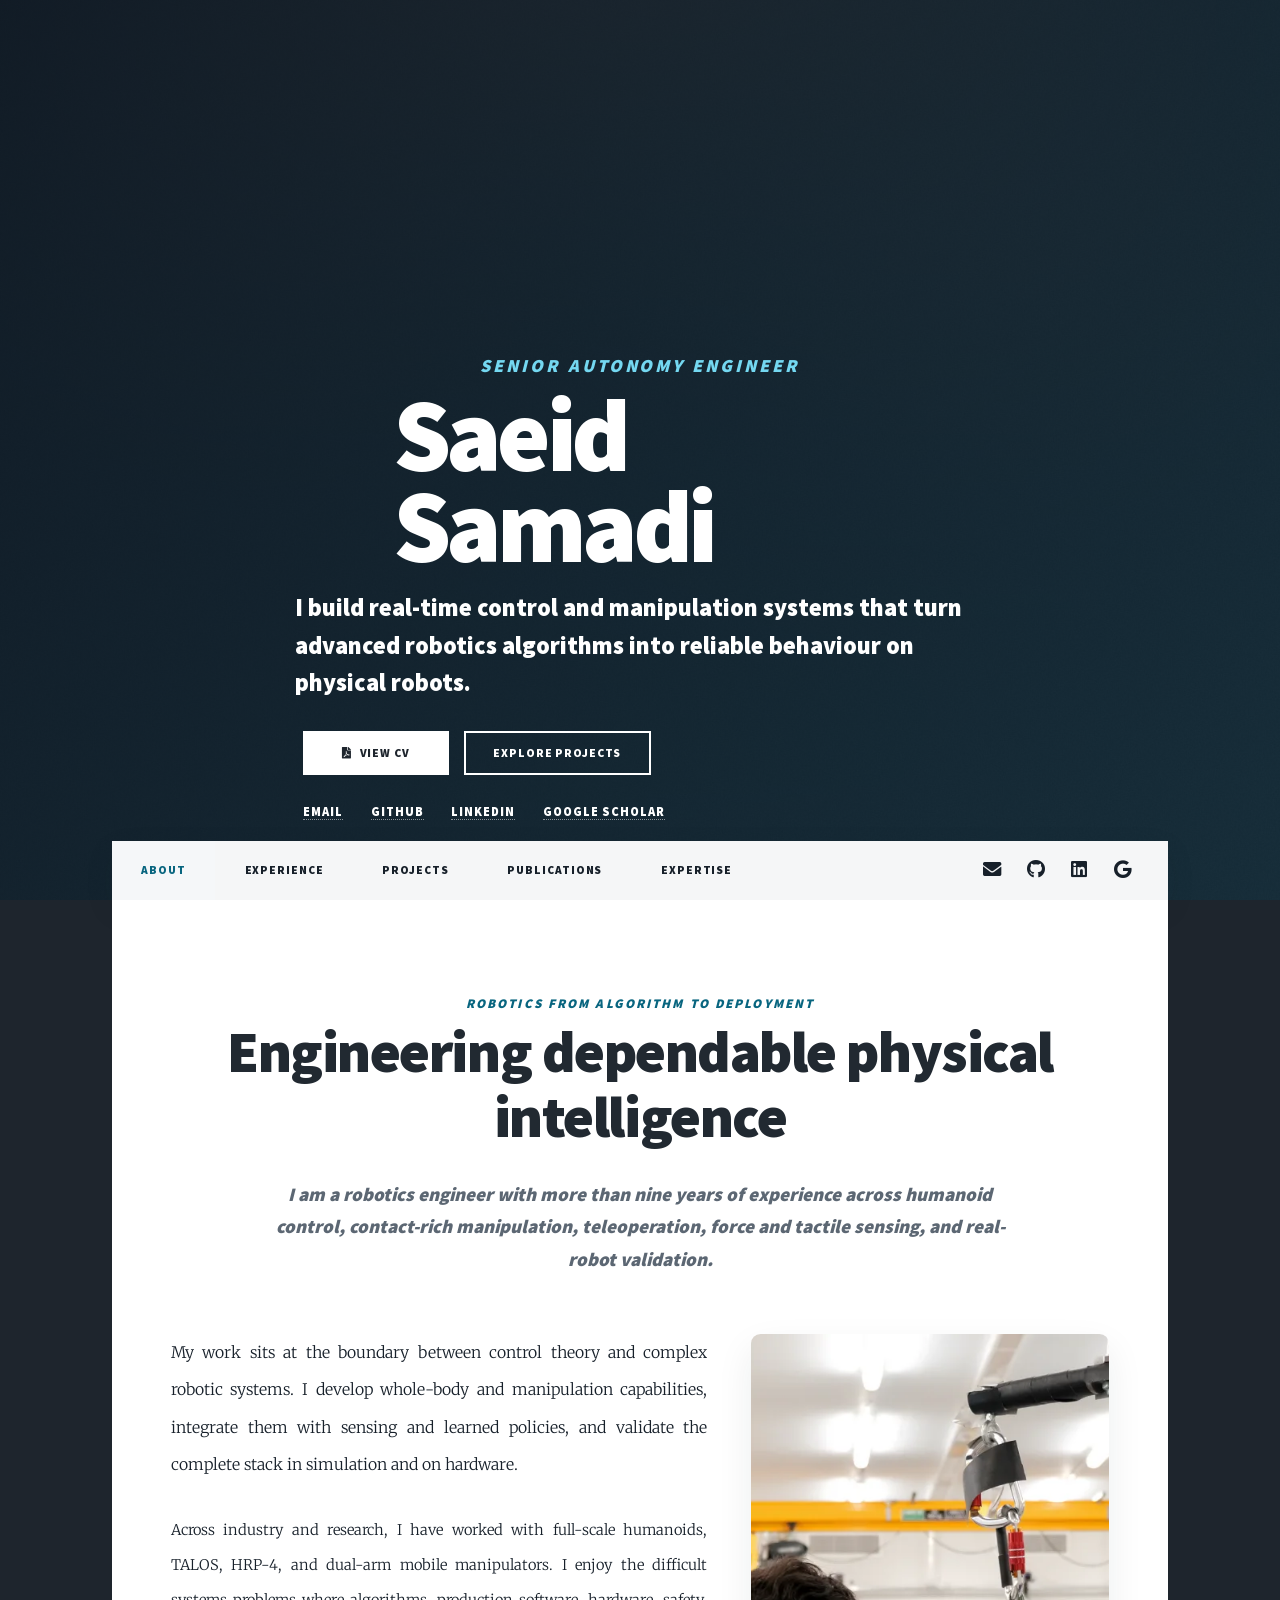
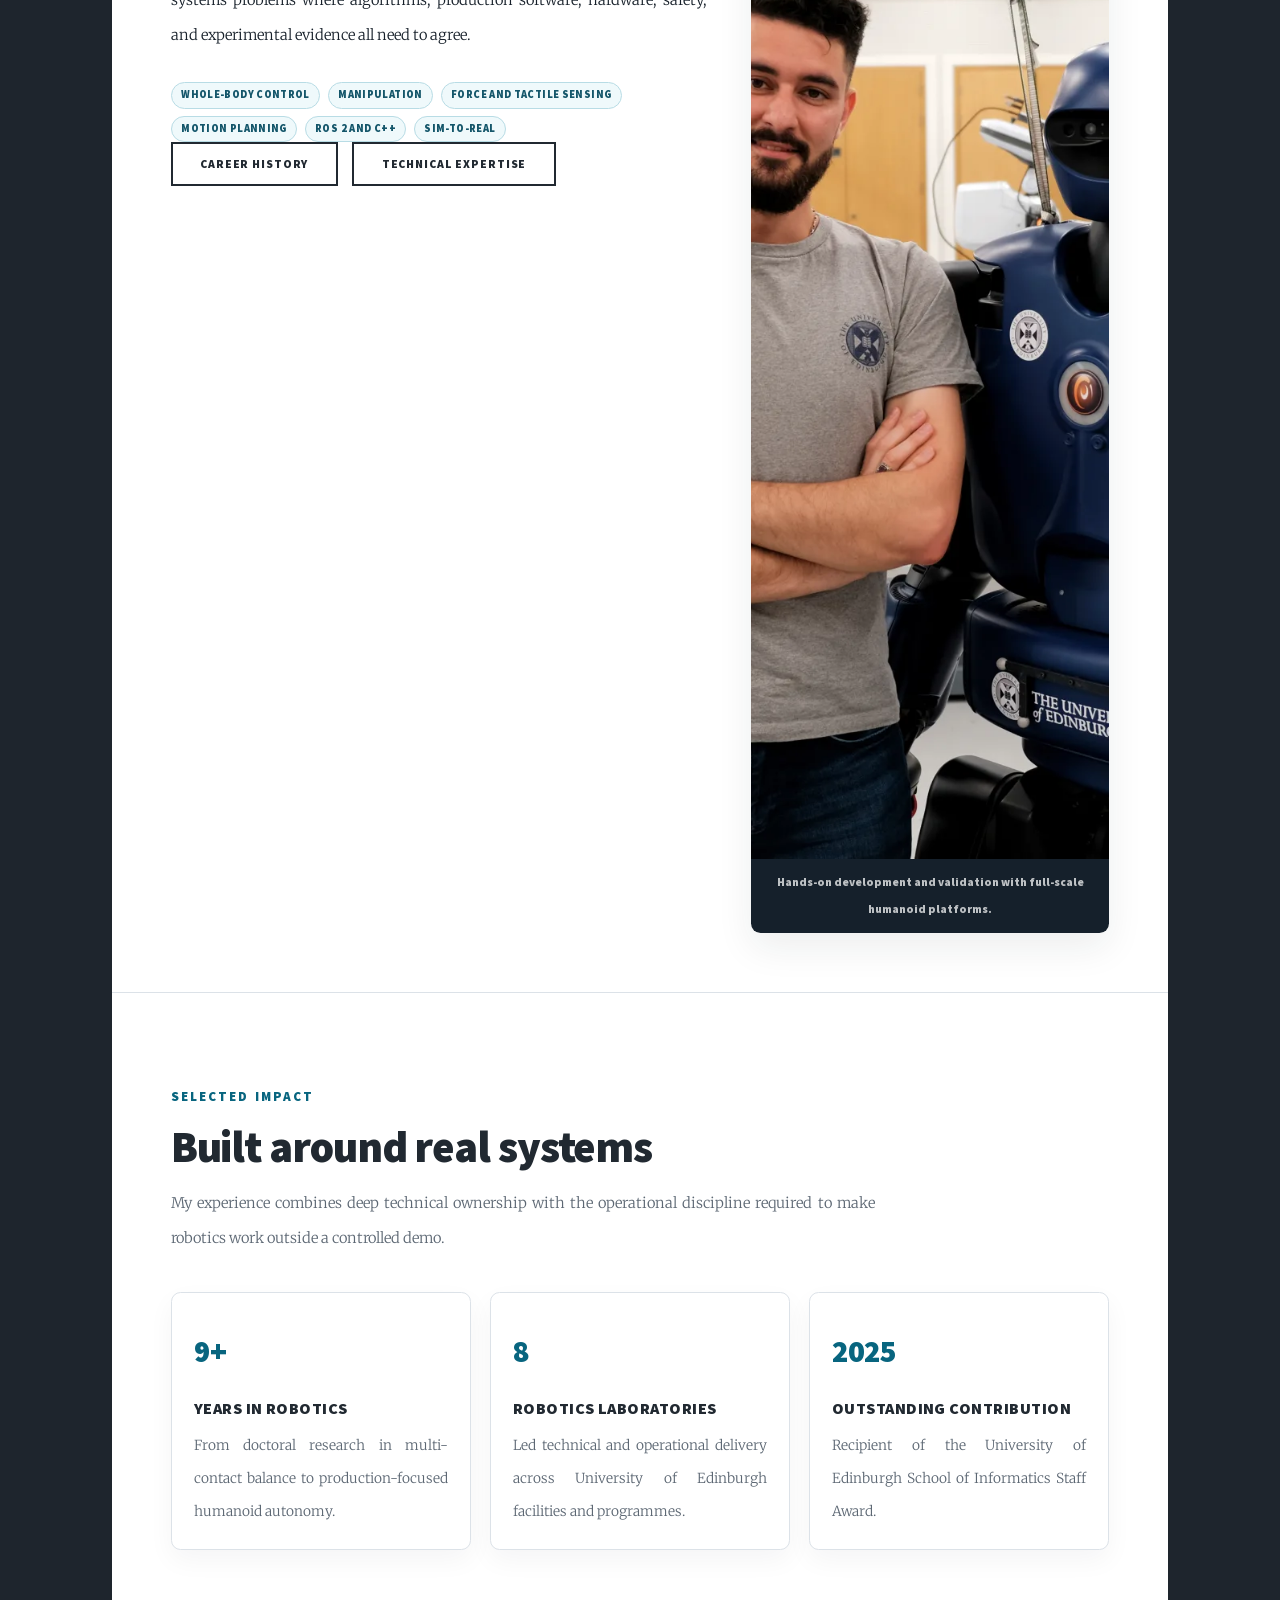
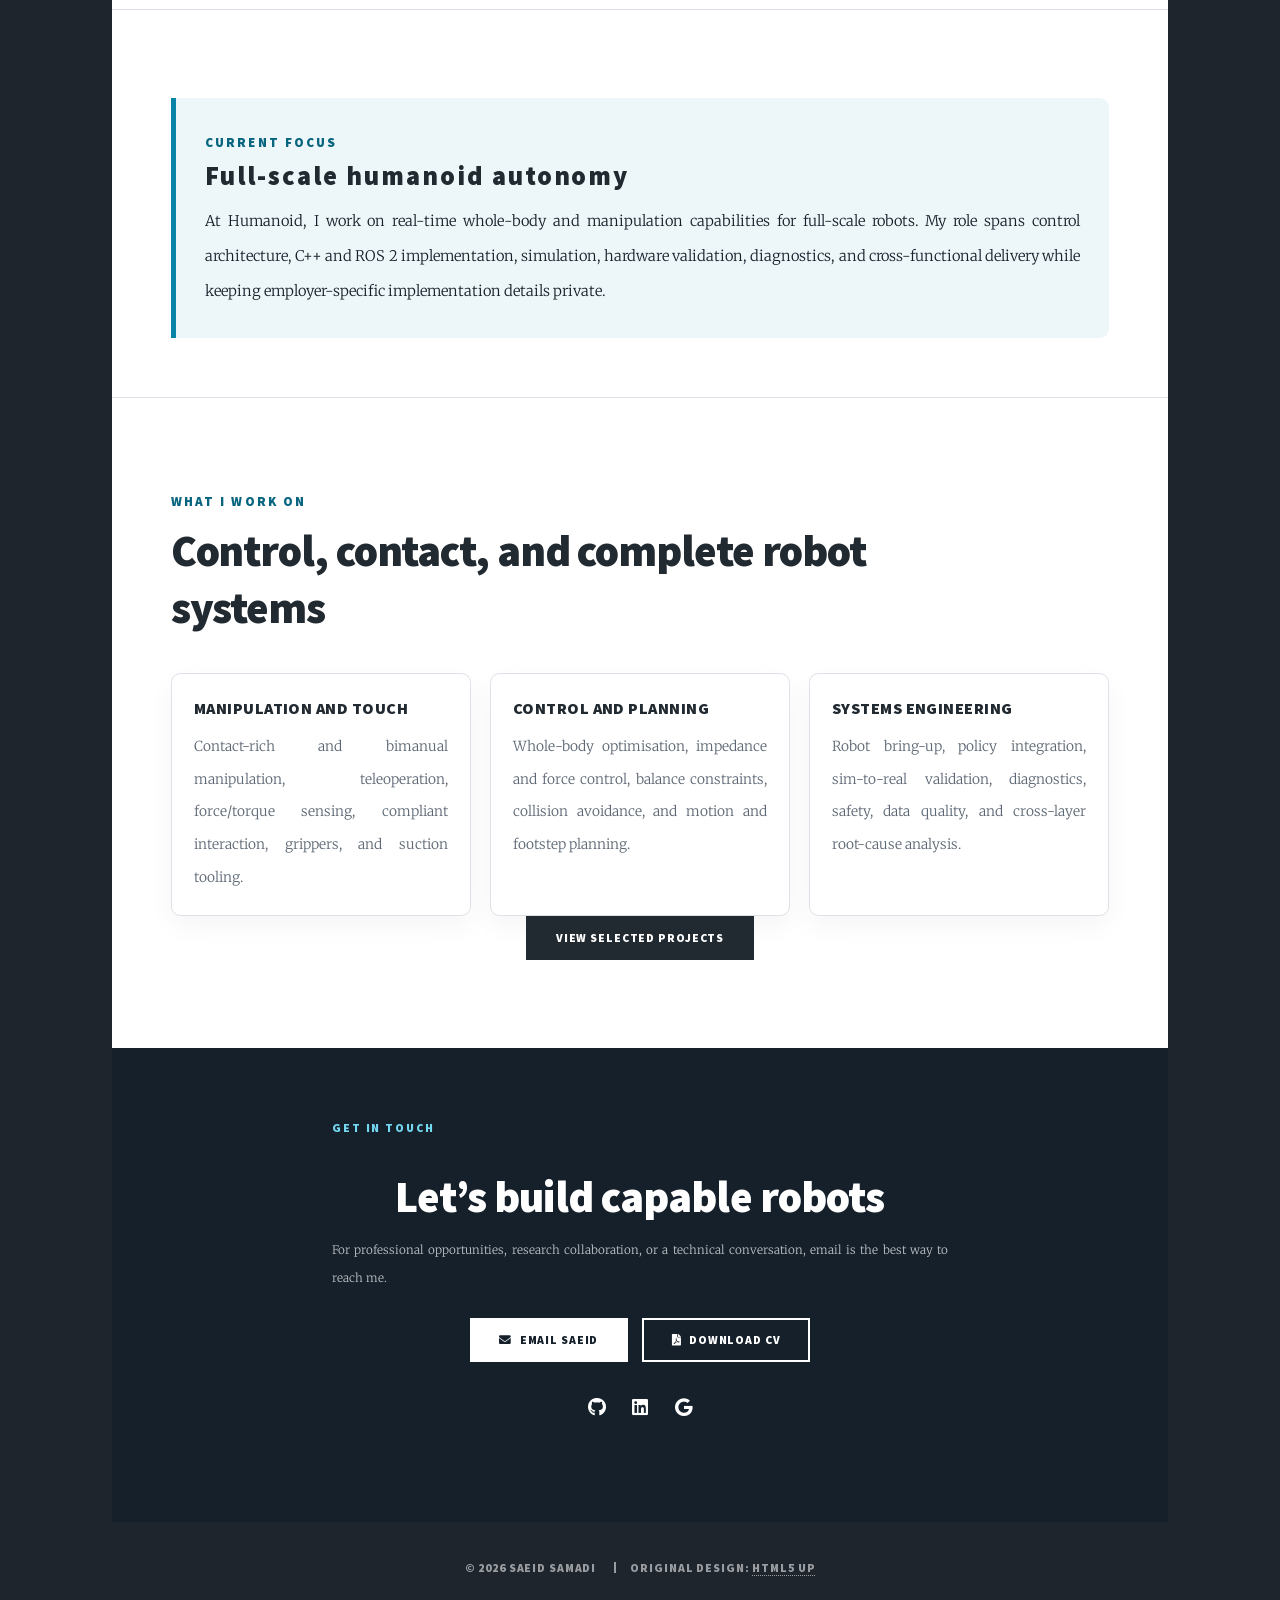
<file: index.html>
<!DOCTYPE HTML>
<html lang="en">
	<head>
		<title>Saeid Samadi | Senior Autonomy Engineer</title>
		<meta charset="utf-8" />
		<meta name="viewport" content="width=device-width, initial-scale=1" />
		<meta name="description" content="Saeid Samadi is a senior autonomy engineer specialising in real-time humanoid control, contact-rich manipulation, sensing, and robot deployment." />
		<meta name="theme-color" content="#15202b" />
		<link rel="canonical" href="https://saeidsamadi.github.io/" />
		<meta property="og:type" content="website" />
		<meta property="og:title" content="Saeid Samadi | Senior Autonomy Engineer" />
		<meta property="og:description" content="Real-time humanoid control, contact-rich manipulation, sensing, and reliable robot deployment." />
		<meta property="og:url" content="https://saeidsamadi.github.io/" />
		<meta property="og:image" content="https://saeidsamadi.github.io/images/talos2.jpg" />
		<meta name="twitter:card" content="summary_large_image" />
		<link rel="icon" href="assets/favicon.svg" type="image/svg+xml" />
		<link rel="stylesheet" href="assets/css/main.css" />
		<link rel="stylesheet" href="assets/css/portfolio.css" />
		<noscript><link rel="stylesheet" href="assets/css/noscript.css" /></noscript>
		<script type="application/ld+json">
			{
				"@context": "https://schema.org",
				"@type": "Person",
				"name": "Saeid Samadi",
				"url": "https://saeidsamadi.github.io/",
				"jobTitle": "Senior Autonomy Engineer",
				"sameAs": [
					"https://github.com/SaeidSamadi",
					"https://www.linkedin.com/in/saeid-samadi-6ab86ba9/",
					"https://scholar.google.com/citations?user=oerbhTkAAAAJ"
				],
				"knowsAbout": [
					"Humanoid robotics",
					"Whole-body control",
					"Contact-rich manipulation",
					"Robot sensing",
					"Motion planning",
					"Real-time systems"
				]
			}
		</script>
	</head>
	<body class="is-preload">
		<a class="skip-link" href="#main">Skip to main content</a>

		<div id="wrapper" class="fade-in">
			<div id="intro" class="portfolio-intro">
				<p class="eyebrow">Senior Autonomy Engineer</p>
				<h1>Saeid Samadi</h1>
				<p class="intro-copy">I build real-time control and manipulation systems that turn advanced robotics algorithms into reliable behaviour on physical robots.</p>
				<ul class="actions">
					<li><a href="static/Saeid_Samadi_CV.pdf" class="button primary icon solid fa-file-pdf" target="_blank" rel="noopener">View CV</a></li>
					<li><a href="projects.html" class="button">Explore projects</a></li>
				</ul>
				<ul class="intro-links" aria-label="Professional profiles">
					<li><a href="mailto:sa.samadi74@gmail.com">Email</a></li>
					<li><a href="https://github.com/SaeidSamadi" target="_blank" rel="noopener noreferrer">GitHub</a></li>
					<li><a href="https://www.linkedin.com/in/saeid-samadi-6ab86ba9/" target="_blank" rel="noopener noreferrer">LinkedIn</a></li>
					<li><a href="https://scholar.google.com/citations?user=oerbhTkAAAAJ&amp;hl=en" target="_blank" rel="noopener noreferrer">Google Scholar</a></li>
				</ul>
			</div>

			<header id="header">
				<a href="index.html" class="logo">Saeid Samadi</a>
			</header>

			<nav id="nav" aria-label="Primary navigation">
				<ul class="links">
					<li class="active"><a href="index.html" aria-current="page">About</a></li>
					<li><a href="education.html">Experience</a></li>
					<li><a href="projects.html">Projects</a></li>
					<li><a href="publications.html">Publications</a></li>
					<li><a href="insights.html">Expertise</a></li>
				</ul>
				<ul class="icons">
					<li><a href="mailto:sa.samadi74@gmail.com" class="icon solid fa-envelope"><span class="label">Email</span></a></li>
					<li><a href="https://github.com/SaeidSamadi" class="icon brands fa-github" target="_blank" rel="noopener noreferrer"><span class="label">GitHub</span></a></li>
					<li><a href="https://www.linkedin.com/in/saeid-samadi-6ab86ba9/" class="icon brands fa-linkedin" target="_blank" rel="noopener noreferrer"><span class="label">LinkedIn</span></a></li>
					<li><a href="https://scholar.google.com/citations?user=oerbhTkAAAAJ&amp;hl=en" class="icon brands fa-google" target="_blank" rel="noopener noreferrer"><span class="label">Google Scholar</span></a></li>
				</ul>
			</nav>

			<main id="main">
				<article class="post featured">
					<header class="major">
						<p class="eyebrow">Robotics from algorithm to deployment</p>
						<h2>Engineering dependable physical intelligence</h2>
						<p class="lead">I am a robotics engineer with more than nine years of experience across humanoid control, contact-rich manipulation, teleoperation, force and tactile sensing, and real-robot validation.</p>
					</header>

					<div class="profile-layout">
						<div class="profile-copy">
							<p>My work sits at the boundary between control theory and complex robotic systems. I develop whole-body and manipulation capabilities, integrate them with sensing and learned policies, and validate the complete stack in simulation and on hardware.</p>
							<p>Across industry and research, I have worked with full-scale humanoids, TALOS, HRP-4, and dual-arm mobile manipulators. I enjoy the difficult systems problems where algorithms, production software, hardware, safety, and experimental evidence all need to agree.</p>
							<ul class="tag-list" aria-label="Primary areas of expertise">
								<li>Whole-body control</li>
								<li>Manipulation</li>
								<li>Force and tactile sensing</li>
								<li>Motion planning</li>
								<li>ROS 2 and C++</li>
								<li>Sim-to-real</li>
							</ul>
							<ul class="actions">
								<li><a href="education.html" class="button">Career history</a></li>
								<li><a href="insights.html" class="button">Technical expertise</a></li>
							</ul>
						</div>
						<figure class="profile-image">
							<img src="images/talos.webp" alt="Saeid Samadi working beside the TALOS humanoid robot" width="900" height="1125" fetchpriority="high" />
							<figcaption>Hands-on development and validation with full-scale humanoid platforms.</figcaption>
						</figure>
					</div>
				</article>

				<section class="post">
					<div class="section-heading">
						<p class="eyebrow">Selected impact</p>
						<h2>Built around real systems</h2>
						<p>My experience combines deep technical ownership with the operational discipline required to make robotics work outside a controlled demo.</p>
					</div>
					<div class="impact-grid">
						<article class="impact-card">
							<span class="impact-number">9+</span>
							<h3>Years in robotics</h3>
							<p>From doctoral research in multi-contact balance to production-focused humanoid autonomy.</p>
						</article>
						<article class="impact-card">
							<span class="impact-number">8</span>
							<h3>Robotics laboratories</h3>
							<p>Led technical and operational delivery across University of Edinburgh facilities and programmes.</p>
						</article>
						<article class="impact-card">
							<span class="impact-number">2025</span>
							<h3>Outstanding Contribution</h3>
							<p>Recipient of the University of Edinburgh School of Informatics Staff Award.</p>
						</article>
					</div>
				</section>

				<section class="post">
					<div class="focus-panel">
						<p class="eyebrow">Current focus</p>
						<h2>Full-scale humanoid autonomy</h2>
						<p>At Humanoid, I work on real-time whole-body and manipulation capabilities for full-scale robots. My role spans control architecture, C++ and ROS 2 implementation, simulation, hardware validation, diagnostics, and cross-functional delivery while keeping employer-specific implementation details private.</p>
					</div>
				</section>

				<section class="post">
					<div class="section-heading">
						<p class="eyebrow">What I work on</p>
						<h2>Control, contact, and complete robot systems</h2>
					</div>
					<div class="expertise-grid">
						<article class="expertise-card">
							<h3>Manipulation and touch</h3>
							<p>Contact-rich and bimanual manipulation, teleoperation, force/torque sensing, compliant interaction, grippers, and suction tooling.</p>
						</article>
						<article class="expertise-card">
							<h3>Control and planning</h3>
							<p>Whole-body optimisation, impedance and force control, balance constraints, collision avoidance, and motion and footstep planning.</p>
						</article>
						<article class="expertise-card">
							<h3>Systems engineering</h3>
							<p>Robot bring-up, policy integration, sim-to-real validation, diagnostics, safety, data quality, and cross-layer root-cause analysis.</p>
						</article>
					</div>
					<ul class="actions special">
						<li><a href="projects.html" class="button primary">View selected projects</a></li>
					</ul>
				</section>
			</main>

			<footer id="footer" class="site-footer">
				<section class="contact-cta">
					<p class="eyebrow">Get in touch</p>
					<h2>Let’s build capable robots</h2>
					<p>For professional opportunities, research collaboration, or a technical conversation, email is the best way to reach me.</p>
					<ul class="actions">
						<li><a href="mailto:sa.samadi74@gmail.com" class="button primary icon solid fa-envelope">Email Saeid</a></li>
						<li><a href="static/Saeid_Samadi_CV.pdf" class="button icon solid fa-file-pdf" target="_blank" rel="noopener">Download CV</a></li>
					</ul>
					<ul class="icons">
						<li><a href="https://github.com/SaeidSamadi" class="icon brands fa-github" target="_blank" rel="noopener noreferrer"><span class="label">GitHub</span></a></li>
						<li><a href="https://www.linkedin.com/in/saeid-samadi-6ab86ba9/" class="icon brands fa-linkedin" target="_blank" rel="noopener noreferrer"><span class="label">LinkedIn</span></a></li>
						<li><a href="https://scholar.google.com/citations?user=oerbhTkAAAAJ&amp;hl=en" class="icon brands fa-google" target="_blank" rel="noopener noreferrer"><span class="label">Google Scholar</span></a></li>
					</ul>
				</section>
			</footer>

			<div id="copyright">
				<ul>
					<li>&copy; 2026 Saeid Samadi</li>
					<li>Original design: <a href="https://html5up.net" target="_blank" rel="noopener noreferrer">HTML5 UP</a></li>
				</ul>
			</div>
		</div>

		<script src="assets/js/jquery.min.js"></script>
		<script src="assets/js/jquery.scrollex.min.js"></script>
		<script src="assets/js/jquery.scrolly.min.js"></script>
		<script src="assets/js/browser.min.js"></script>
		<script src="assets/js/breakpoints.min.js"></script>
		<script src="assets/js/util.js"></script>
		<script src="assets/js/main.js"></script>
	</body>
</html>
</file>
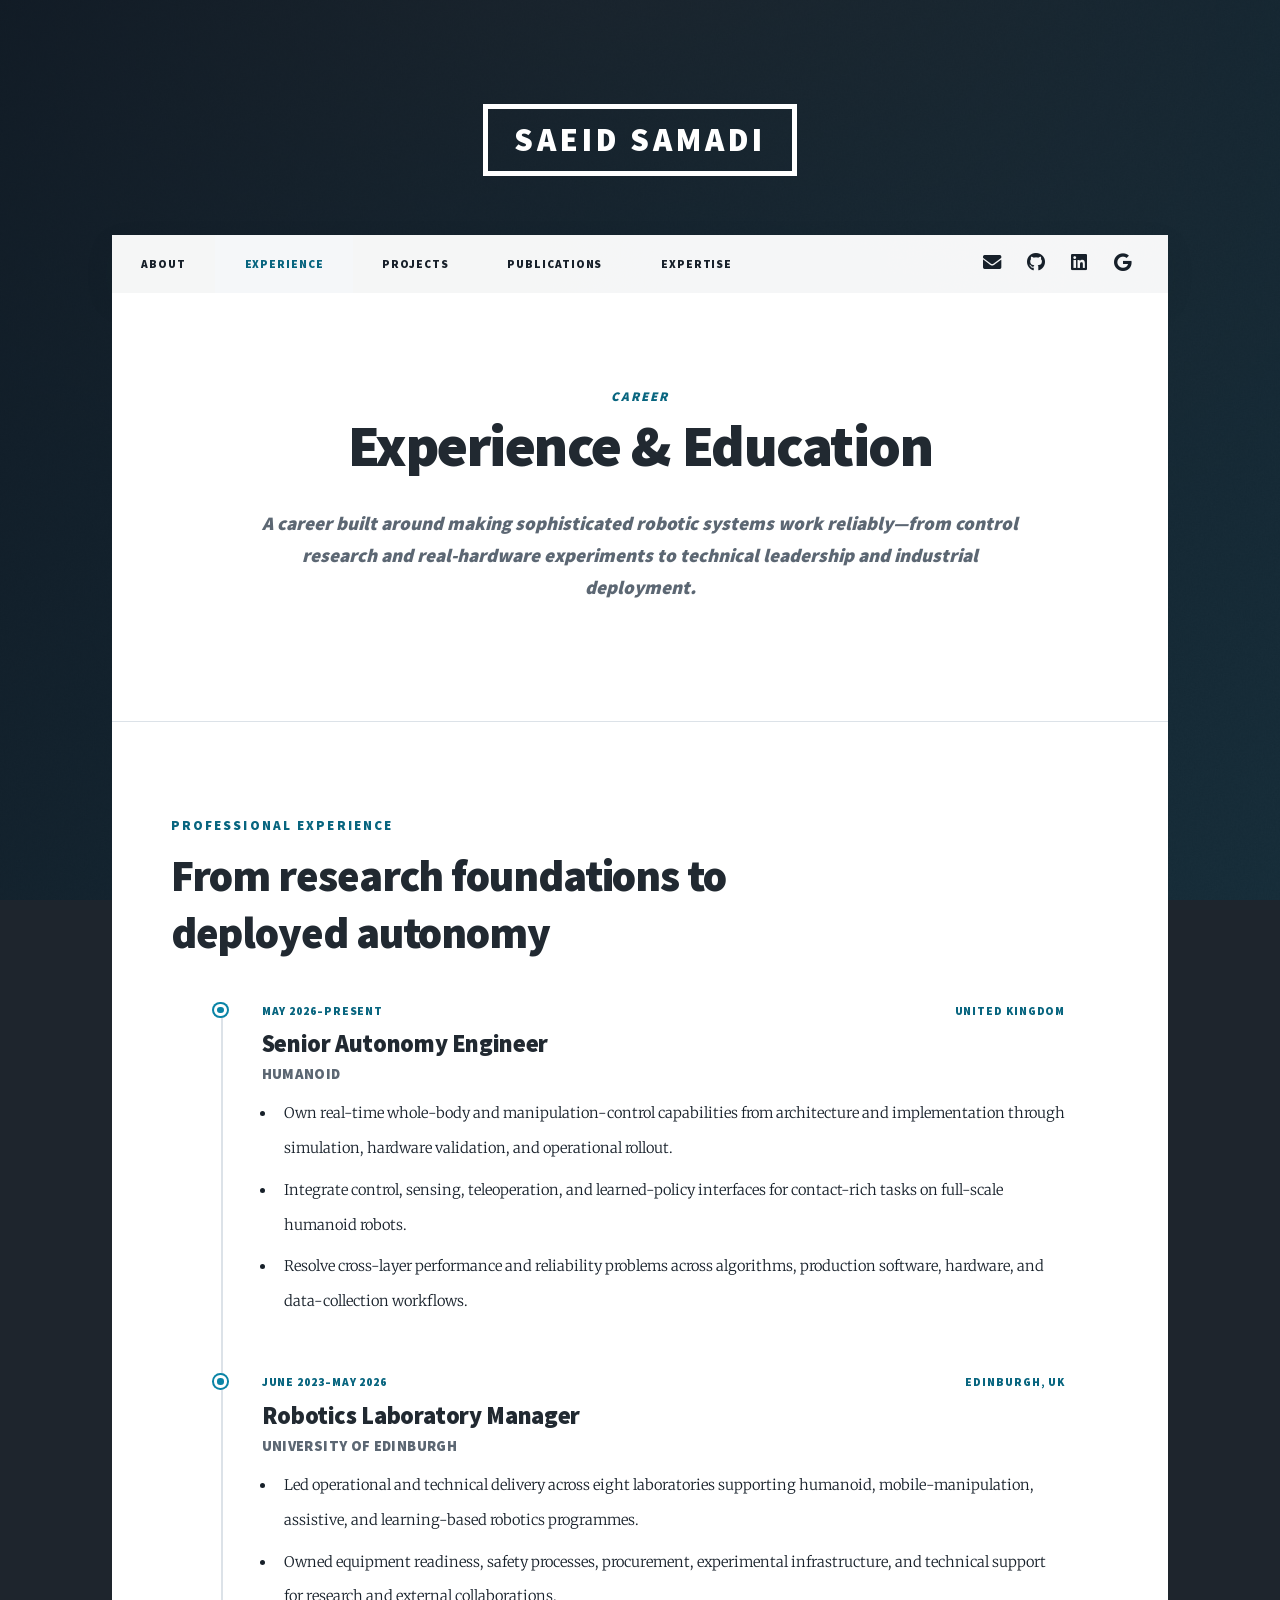
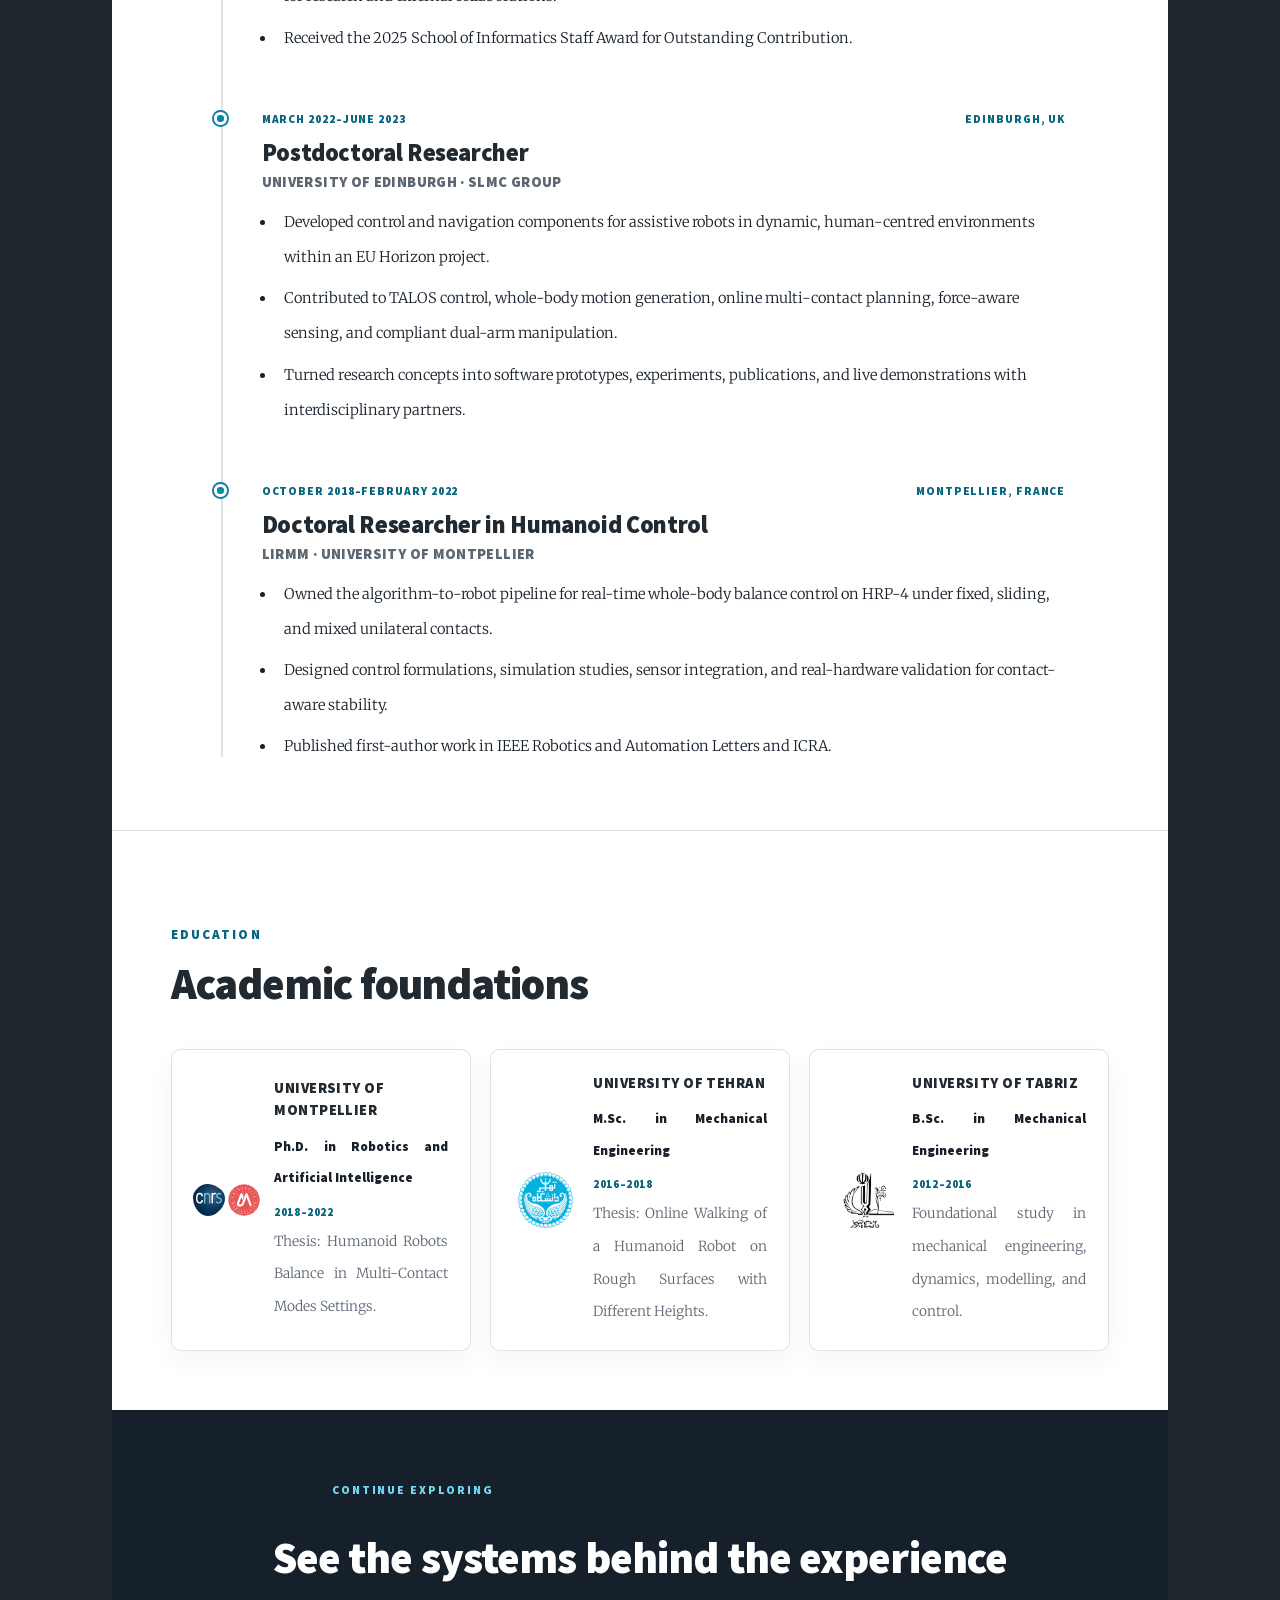
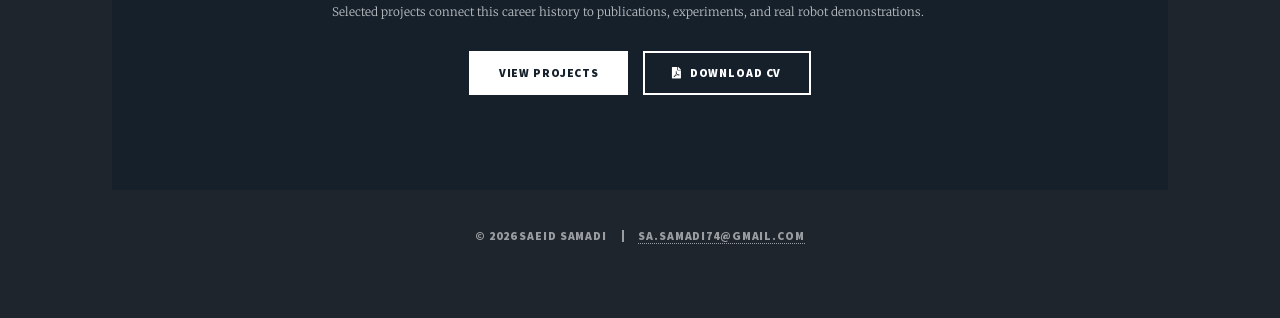
<file: education.html>
<!DOCTYPE HTML>
<html lang="en">
	<head>
		<title>Experience &amp; Education | Saeid Samadi</title>
		<meta charset="utf-8" />
		<meta name="viewport" content="width=device-width, initial-scale=1" />
		<meta name="description" content="Saeid Samadi's professional experience in humanoid autonomy, robotics research, laboratory leadership, and education." />
		<meta name="theme-color" content="#15202b" />
		<link rel="canonical" href="https://saeidsamadi.github.io/education.html" />
		<meta property="og:type" content="profile" />
		<meta property="og:title" content="Experience &amp; Education | Saeid Samadi" />
		<meta property="og:description" content="Nine years of experience spanning humanoid autonomy, real-time control, research, and robotics operations." />
		<meta property="og:url" content="https://saeidsamadi.github.io/education.html" />
		<meta property="og:image" content="https://saeidsamadi.github.io/images/talos2.jpg" />
		<meta name="twitter:card" content="summary_large_image" />
		<link rel="icon" href="assets/favicon.svg" type="image/svg+xml" />
		<link rel="stylesheet" href="assets/css/main.css" />
		<link rel="stylesheet" href="assets/css/portfolio.css" />
		<noscript><link rel="stylesheet" href="assets/css/noscript.css" /></noscript>
	</head>
	<body class="is-preload">
		<a class="skip-link" href="#main">Skip to main content</a>

		<div id="wrapper">
			<header id="header">
				<a href="index.html" class="logo">Saeid Samadi</a>
			</header>

			<nav id="nav" aria-label="Primary navigation">
				<ul class="links">
					<li><a href="index.html">About</a></li>
					<li class="active"><a href="education.html" aria-current="page">Experience</a></li>
					<li><a href="projects.html">Projects</a></li>
					<li><a href="publications.html">Publications</a></li>
					<li><a href="insights.html">Expertise</a></li>
				</ul>
				<ul class="icons">
					<li><a href="mailto:sa.samadi74@gmail.com" class="icon solid fa-envelope"><span class="label">Email</span></a></li>
					<li><a href="https://github.com/SaeidSamadi" class="icon brands fa-github" target="_blank" rel="noopener noreferrer"><span class="label">GitHub</span></a></li>
					<li><a href="https://www.linkedin.com/in/saeid-samadi-6ab86ba9/" class="icon brands fa-linkedin" target="_blank" rel="noopener noreferrer"><span class="label">LinkedIn</span></a></li>
					<li><a href="https://scholar.google.com/citations?user=oerbhTkAAAAJ&amp;hl=en" class="icon brands fa-google" target="_blank" rel="noopener noreferrer"><span class="label">Google Scholar</span></a></li>
				</ul>
			</nav>

			<main id="main">
				<section class="post">
					<header class="major">
						<p class="eyebrow">Career</p>
						<h1>Experience &amp; Education</h1>
						<p class="lead">A career built around making sophisticated robotic systems work reliably—from control research and real-hardware experiments to technical leadership and industrial deployment.</p>
					</header>
				</section>

				<section class="post">
					<div class="section-heading">
						<p class="eyebrow">Professional experience</p>
						<h2>From research foundations to deployed autonomy</h2>
					</div>

					<div class="timeline">
						<article class="timeline-item">
							<div class="role-meta">
								<span>May 2026–Present</span>
								<span>United Kingdom</span>
							</div>
							<h2>Senior Autonomy Engineer</h2>
							<h3>Humanoid</h3>
							<ul>
								<li>Own real-time whole-body and manipulation-control capabilities from architecture and implementation through simulation, hardware validation, and operational rollout.</li>
								<li>Integrate control, sensing, teleoperation, and learned-policy interfaces for contact-rich tasks on full-scale humanoid robots.</li>
								<li>Resolve cross-layer performance and reliability problems across algorithms, production software, hardware, and data-collection workflows.</li>
							</ul>
						</article>

						<article class="timeline-item">
							<div class="role-meta">
								<span>June 2023–May 2026</span>
								<span>Edinburgh, UK</span>
							</div>
							<h2>Robotics Laboratory Manager</h2>
							<h3>University of Edinburgh</h3>
							<ul>
								<li>Led operational and technical delivery across eight laboratories supporting humanoid, mobile-manipulation, assistive, and learning-based robotics programmes.</li>
								<li>Owned equipment readiness, safety processes, procurement, experimental infrastructure, and technical support for research and external collaborations.</li>
								<li>Received the 2025 School of Informatics Staff Award for Outstanding Contribution.</li>
							</ul>
						</article>

						<article class="timeline-item">
							<div class="role-meta">
								<span>March 2022–June 2023</span>
								<span>Edinburgh, UK</span>
							</div>
							<h2>Postdoctoral Researcher</h2>
							<h3>University of Edinburgh · SLMC Group</h3>
							<ul>
								<li>Developed control and navigation components for assistive robots in dynamic, human-centred environments within an EU Horizon project.</li>
								<li>Contributed to TALOS control, whole-body motion generation, online multi-contact planning, force-aware sensing, and compliant dual-arm manipulation.</li>
								<li>Turned research concepts into software prototypes, experiments, publications, and live demonstrations with interdisciplinary partners.</li>
							</ul>
						</article>

						<article class="timeline-item">
							<div class="role-meta">
								<span>October 2018–February 2022</span>
								<span>Montpellier, France</span>
							</div>
							<h2>Doctoral Researcher in Humanoid Control</h2>
							<h3>LIRMM · University of Montpellier</h3>
							<ul>
								<li>Owned the algorithm-to-robot pipeline for real-time whole-body balance control on HRP-4 under fixed, sliding, and mixed unilateral contacts.</li>
								<li>Designed control formulations, simulation studies, sensor integration, and real-hardware validation for contact-aware stability.</li>
								<li>Published first-author work in IEEE Robotics and Automation Letters and ICRA.</li>
							</ul>
						</article>
					</div>
				</section>

				<section class="post">
					<div class="section-heading">
						<p class="eyebrow">Education</p>
						<h2>Academic foundations</h2>
					</div>
					<div class="education-grid">
						<article class="education-card">
							<div class="logo-pair" aria-hidden="true">
								<img src="images/uni-logos/cnrs.svg" alt="" loading="lazy" />
								<img src="images/uni-logos/uom.svg" alt="" loading="lazy" />
							</div>
							<div>
								<h3>University of Montpellier</h3>
								<p class="degree">Ph.D. in Robotics and Artificial Intelligence</p>
								<p class="dates">2018–2022</p>
								<p>Thesis: Humanoid Robots Balance in Multi-Contact Modes Settings.</p>
							</div>
						</article>

						<article class="education-card">
							<div class="edu-logo">
								<img src="images/uni-logos/uoteh.png" alt="University of Tehran logo" loading="lazy" />
							</div>
							<div>
								<h3>University of Tehran</h3>
								<p class="degree">M.Sc. in Mechanical Engineering</p>
								<p class="dates">2016–2018</p>
								<p>Thesis: Online Walking of a Humanoid Robot on Rough Surfaces with Different Heights.</p>
							</div>
						</article>

						<article class="education-card">
							<div class="edu-logo">
								<img src="images/uni-logos/uotab.jpg" alt="University of Tabriz logo" loading="lazy" />
							</div>
							<div>
								<h3>University of Tabriz</h3>
								<p class="degree">B.Sc. in Mechanical Engineering</p>
								<p class="dates">2012–2016</p>
								<p>Foundational study in mechanical engineering, dynamics, modelling, and control.</p>
							</div>
						</article>
					</div>
				</section>
			</main>

			<footer id="footer" class="site-footer">
				<section class="contact-cta">
					<p class="eyebrow">Continue exploring</p>
					<h2>See the systems behind the experience</h2>
					<p>Selected projects connect this career history to publications, experiments, and real robot demonstrations.</p>
					<ul class="actions">
						<li><a href="projects.html" class="button primary">View projects</a></li>
						<li><a href="static/Saeid_Samadi_CV.pdf" class="button icon solid fa-file-pdf" target="_blank" rel="noopener">Download CV</a></li>
					</ul>
				</section>
			</footer>

			<div id="copyright">
				<ul><li>&copy; 2026 Saeid Samadi</li><li><a href="mailto:sa.samadi74@gmail.com">sa.samadi74@gmail.com</a></li></ul>
			</div>
		</div>

		<script src="assets/js/jquery.min.js"></script>
		<script src="assets/js/jquery.scrollex.min.js"></script>
		<script src="assets/js/jquery.scrolly.min.js"></script>
		<script src="assets/js/browser.min.js"></script>
		<script src="assets/js/breakpoints.min.js"></script>
		<script src="assets/js/util.js"></script>
		<script src="assets/js/main.js"></script>
	</body>
</html>
</file>
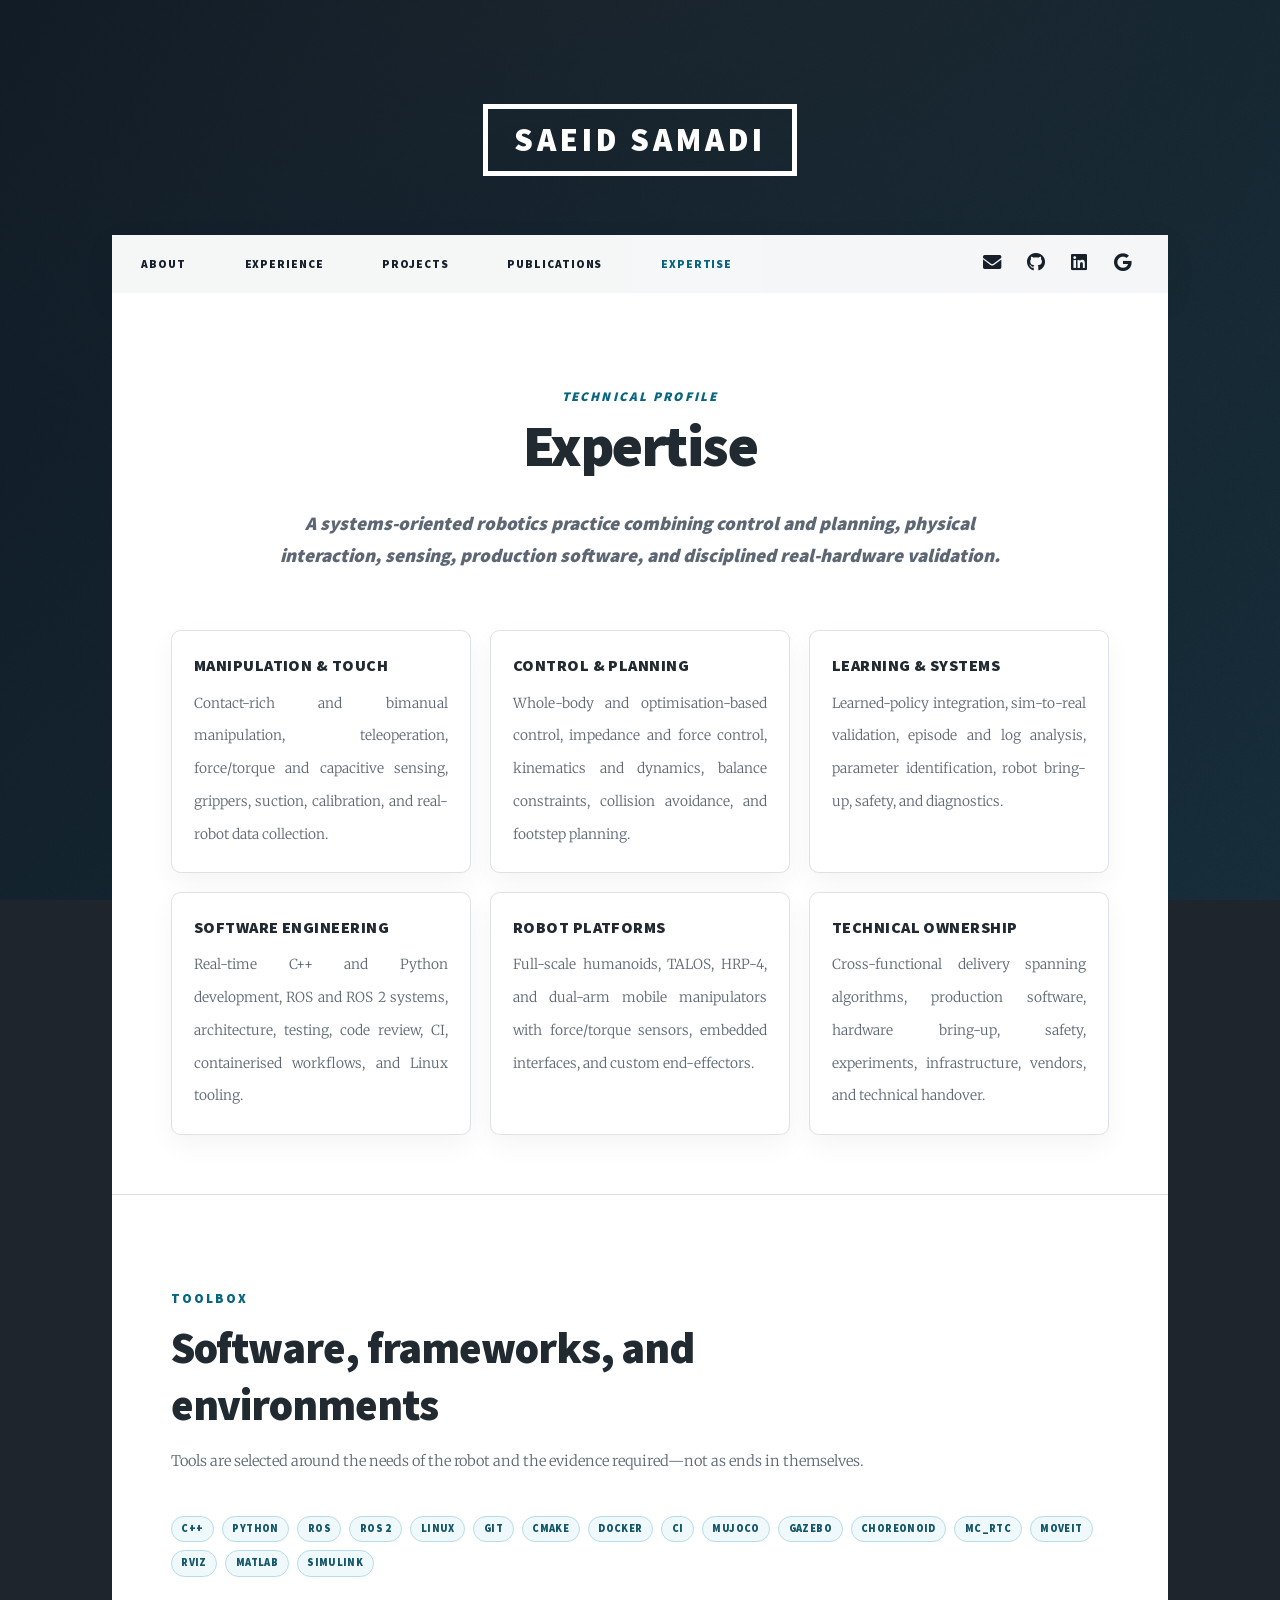
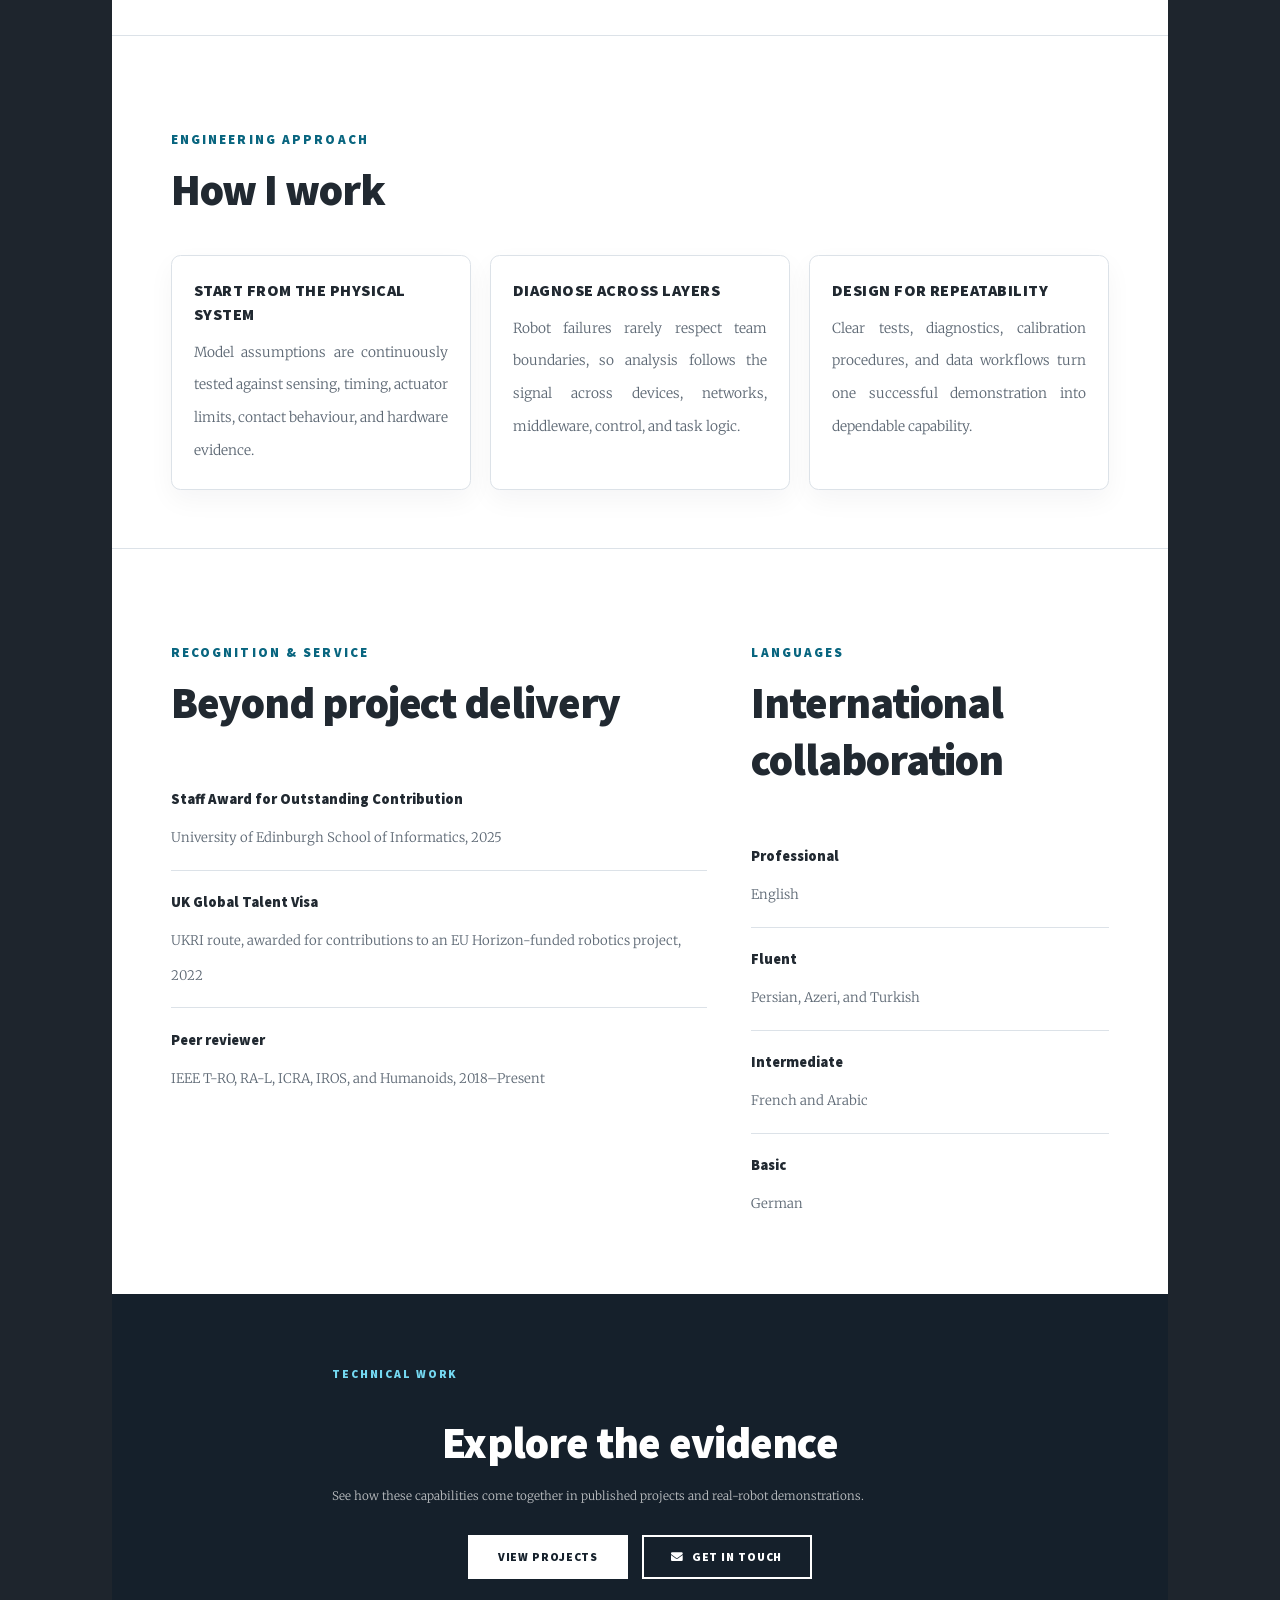
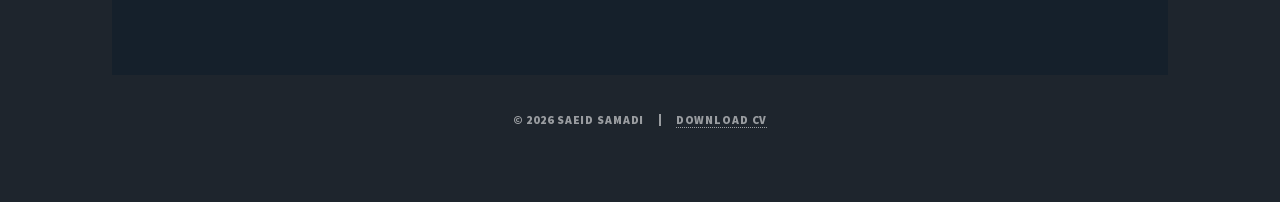
<file: insights.html>
<!DOCTYPE HTML>
<html lang="en">
	<head>
		<title>Technical Expertise | Saeid Samadi</title>
		<meta charset="utf-8" />
		<meta name="viewport" content="width=device-width, initial-scale=1" />
		<meta name="description" content="Saeid Samadi's expertise in humanoid manipulation, whole-body control, robot sensing, planning, learning systems, and robotics software." />
		<meta name="theme-color" content="#15202b" />
		<link rel="canonical" href="https://saeidsamadi.github.io/insights.html" />
		<meta property="og:type" content="website" />
		<meta property="og:title" content="Technical Expertise | Saeid Samadi" />
		<meta property="og:description" content="Control, contact, sensing, software, and systems engineering for capable physical robots." />
		<meta property="og:url" content="https://saeidsamadi.github.io/insights.html" />
		<meta property="og:image" content="https://saeidsamadi.github.io/images/talos2.jpg" />
		<meta name="twitter:card" content="summary_large_image" />
		<link rel="icon" href="assets/favicon.svg" type="image/svg+xml" />
		<link rel="stylesheet" href="assets/css/main.css" />
		<link rel="stylesheet" href="assets/css/portfolio.css" />
		<noscript><link rel="stylesheet" href="assets/css/noscript.css" /></noscript>
	</head>
	<body class="is-preload">
		<a class="skip-link" href="#main">Skip to main content</a>

		<div id="wrapper">
			<header id="header">
				<a href="index.html" class="logo">Saeid Samadi</a>
			</header>

			<nav id="nav" aria-label="Primary navigation">
				<ul class="links">
					<li><a href="index.html">About</a></li>
					<li><a href="education.html">Experience</a></li>
					<li><a href="projects.html">Projects</a></li>
					<li><a href="publications.html">Publications</a></li>
					<li class="active"><a href="insights.html" aria-current="page">Expertise</a></li>
				</ul>
				<ul class="icons">
					<li><a href="mailto:sa.samadi74@gmail.com" class="icon solid fa-envelope"><span class="label">Email</span></a></li>
					<li><a href="https://github.com/SaeidSamadi" class="icon brands fa-github" target="_blank" rel="noopener noreferrer"><span class="label">GitHub</span></a></li>
					<li><a href="https://www.linkedin.com/in/saeid-samadi-6ab86ba9/" class="icon brands fa-linkedin" target="_blank" rel="noopener noreferrer"><span class="label">LinkedIn</span></a></li>
					<li><a href="https://scholar.google.com/citations?user=oerbhTkAAAAJ&amp;hl=en" class="icon brands fa-google" target="_blank" rel="noopener noreferrer"><span class="label">Google Scholar</span></a></li>
				</ul>
			</nav>

			<main id="main">
				<section class="post">
					<header class="major">
						<p class="eyebrow">Technical profile</p>
						<h1>Expertise</h1>
						<p class="lead">A systems-oriented robotics practice combining control and planning, physical interaction, sensing, production software, and disciplined real-hardware validation.</p>
					</header>

					<div class="expertise-grid">
						<article class="expertise-card">
							<h3>Manipulation &amp; touch</h3>
							<p>Contact-rich and bimanual manipulation, teleoperation, force/torque and capacitive sensing, grippers, suction, calibration, and real-robot data collection.</p>
						</article>
						<article class="expertise-card">
							<h3>Control &amp; planning</h3>
							<p>Whole-body and optimisation-based control, impedance and force control, kinematics and dynamics, balance constraints, collision avoidance, and footstep planning.</p>
						</article>
						<article class="expertise-card">
							<h3>Learning &amp; systems</h3>
							<p>Learned-policy integration, sim-to-real validation, episode and log analysis, parameter identification, robot bring-up, safety, and diagnostics.</p>
						</article>
						<article class="expertise-card">
							<h3>Software engineering</h3>
							<p>Real-time C++ and Python development, ROS and ROS 2 systems, architecture, testing, code review, CI, containerised workflows, and Linux tooling.</p>
						</article>
						<article class="expertise-card">
							<h3>Robot platforms</h3>
							<p>Full-scale humanoids, TALOS, HRP-4, and dual-arm mobile manipulators with force/torque sensors, embedded interfaces, and custom end-effectors.</p>
						</article>
						<article class="expertise-card">
							<h3>Technical ownership</h3>
							<p>Cross-functional delivery spanning algorithms, production software, hardware bring-up, safety, experiments, infrastructure, vendors, and technical handover.</p>
						</article>
					</div>
				</section>

				<section class="post">
					<div class="section-heading">
						<p class="eyebrow">Toolbox</p>
						<h2>Software, frameworks, and environments</h2>
						<p>Tools are selected around the needs of the robot and the evidence required—not as ends in themselves.</p>
					</div>
					<div class="tool-cloud">
						<span class="tag">C++</span>
						<span class="tag">Python</span>
						<span class="tag">ROS</span>
						<span class="tag">ROS 2</span>
						<span class="tag">Linux</span>
						<span class="tag">Git</span>
						<span class="tag">CMake</span>
						<span class="tag">Docker</span>
						<span class="tag">CI</span>
						<span class="tag">MuJoCo</span>
						<span class="tag">Gazebo</span>
						<span class="tag">Choreonoid</span>
						<span class="tag">mc_rtc</span>
						<span class="tag">MoveIt</span>
						<span class="tag">RViz</span>
						<span class="tag">MATLAB</span>
						<span class="tag">Simulink</span>
					</div>
				</section>

				<section class="post">
					<div class="section-heading">
						<p class="eyebrow">Engineering approach</p>
						<h2>How I work</h2>
					</div>
					<div class="principles-grid">
						<article class="principle-card">
							<h3>Start from the physical system</h3>
							<p>Model assumptions are continuously tested against sensing, timing, actuator limits, contact behaviour, and hardware evidence.</p>
						</article>
						<article class="principle-card">
							<h3>Diagnose across layers</h3>
							<p>Robot failures rarely respect team boundaries, so analysis follows the signal across devices, networks, middleware, control, and task logic.</p>
						</article>
						<article class="principle-card">
							<h3>Design for repeatability</h3>
							<p>Clear tests, diagnostics, calibration procedures, and data workflows turn one successful demonstration into dependable capability.</p>
						</article>
					</div>
				</section>

				<section class="post">
					<div class="profile-layout">
						<div>
							<div class="section-heading">
								<p class="eyebrow">Recognition &amp; service</p>
								<h2>Beyond project delivery</h2>
							</div>
							<ul class="credential-list">
								<li>
									<strong>Staff Award for Outstanding Contribution</strong>
									<span>University of Edinburgh School of Informatics, 2025</span>
								</li>
								<li>
									<strong>UK Global Talent Visa</strong>
									<span>UKRI route, awarded for contributions to an EU Horizon-funded robotics project, 2022</span>
								</li>
								<li>
									<strong>Peer reviewer</strong>
									<span>IEEE T-RO, RA-L, ICRA, IROS, and Humanoids, 2018–Present</span>
								</li>
							</ul>
						</div>
						<div>
							<div class="section-heading">
								<p class="eyebrow">Languages</p>
								<h2>International collaboration</h2>
							</div>
							<ul class="credential-list">
								<li><strong>Professional</strong><span>English</span></li>
								<li><strong>Fluent</strong><span>Persian, Azeri, and Turkish</span></li>
								<li><strong>Intermediate</strong><span>French and Arabic</span></li>
								<li><strong>Basic</strong><span>German</span></li>
							</ul>
						</div>
					</div>
				</section>
			</main>

			<footer id="footer" class="site-footer">
				<section class="contact-cta">
					<p class="eyebrow">Technical work</p>
					<h2>Explore the evidence</h2>
					<p>See how these capabilities come together in published projects and real-robot demonstrations.</p>
					<ul class="actions">
						<li><a href="projects.html" class="button primary">View projects</a></li>
						<li><a href="mailto:sa.samadi74@gmail.com" class="button icon solid fa-envelope">Get in touch</a></li>
					</ul>
				</section>
			</footer>

			<div id="copyright">
				<ul><li>&copy; 2026 Saeid Samadi</li><li><a href="static/Saeid_Samadi_CV.pdf" target="_blank" rel="noopener">Download CV</a></li></ul>
			</div>
		</div>

		<script src="assets/js/jquery.min.js"></script>
		<script src="assets/js/jquery.scrollex.min.js"></script>
		<script src="assets/js/jquery.scrolly.min.js"></script>
		<script src="assets/js/browser.min.js"></script>
		<script src="assets/js/breakpoints.min.js"></script>
		<script src="assets/js/util.js"></script>
		<script src="assets/js/main.js"></script>
	</body>
</html>
</file>
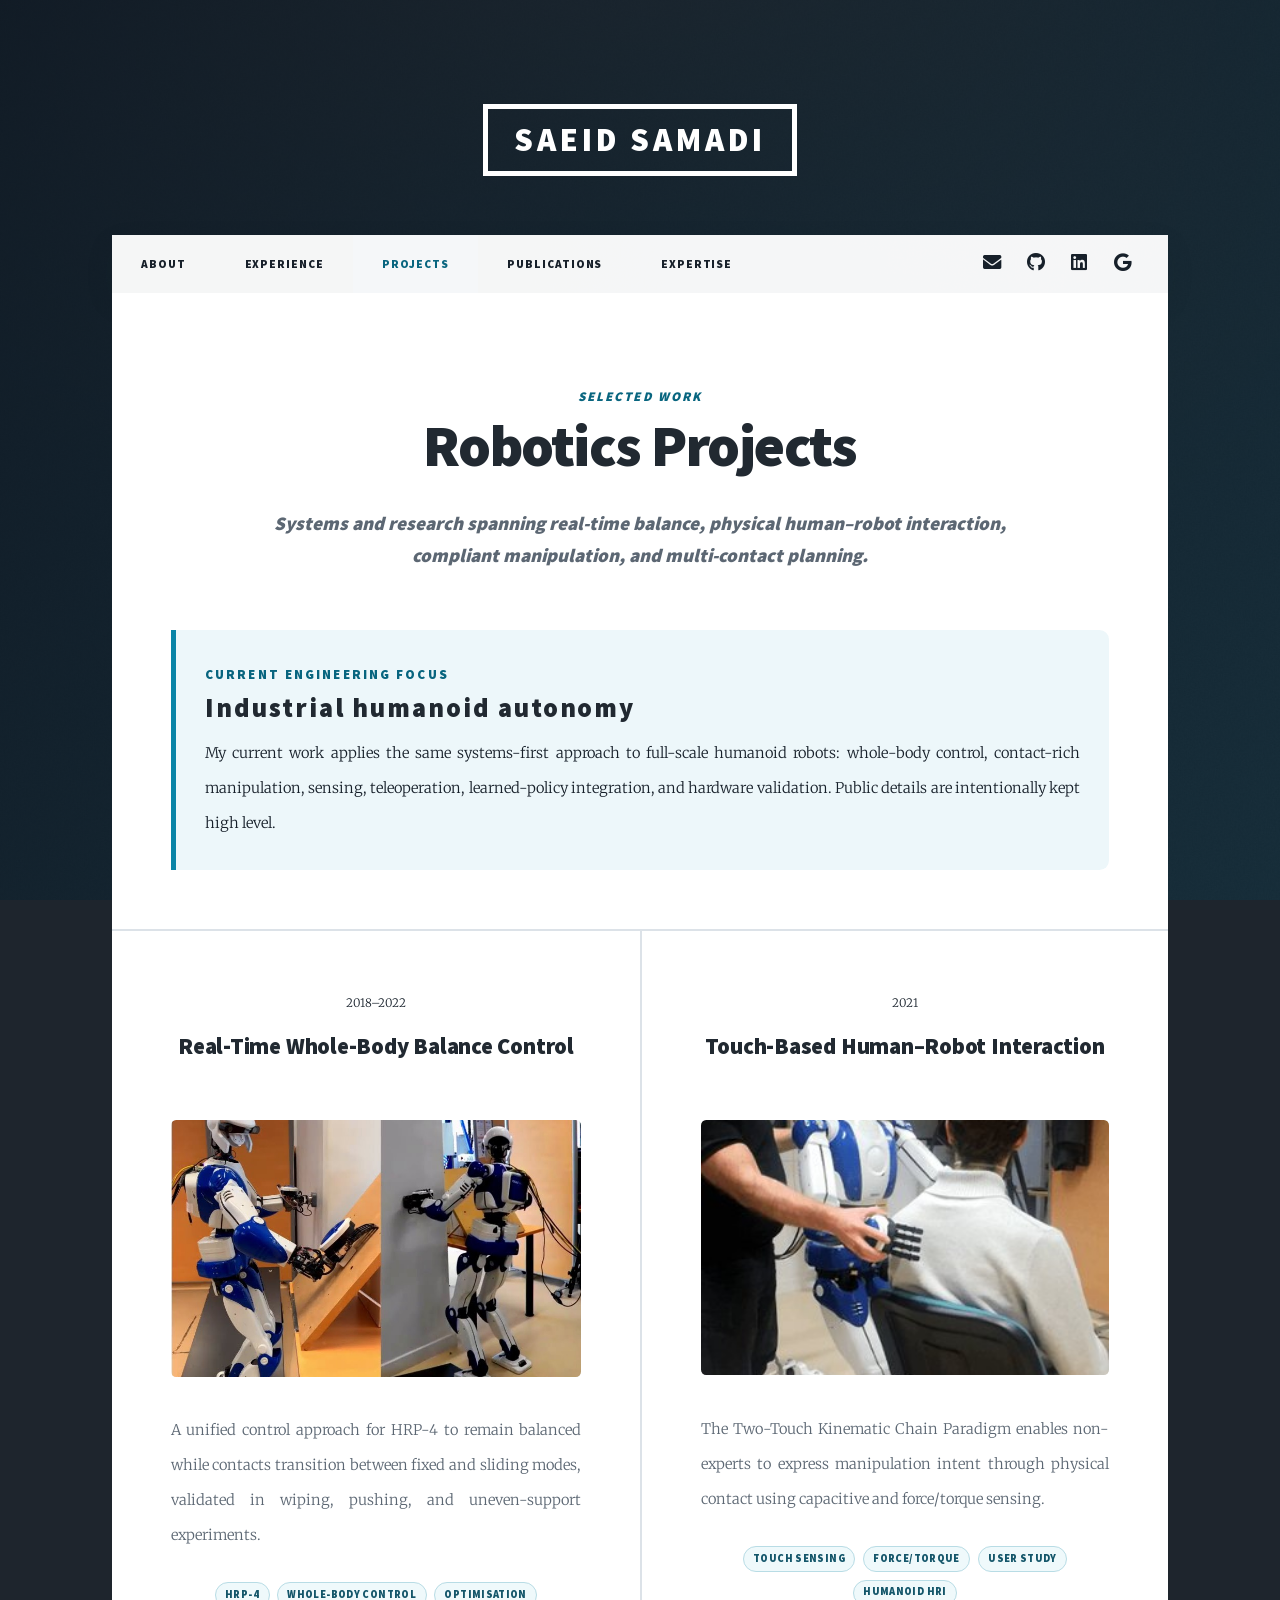
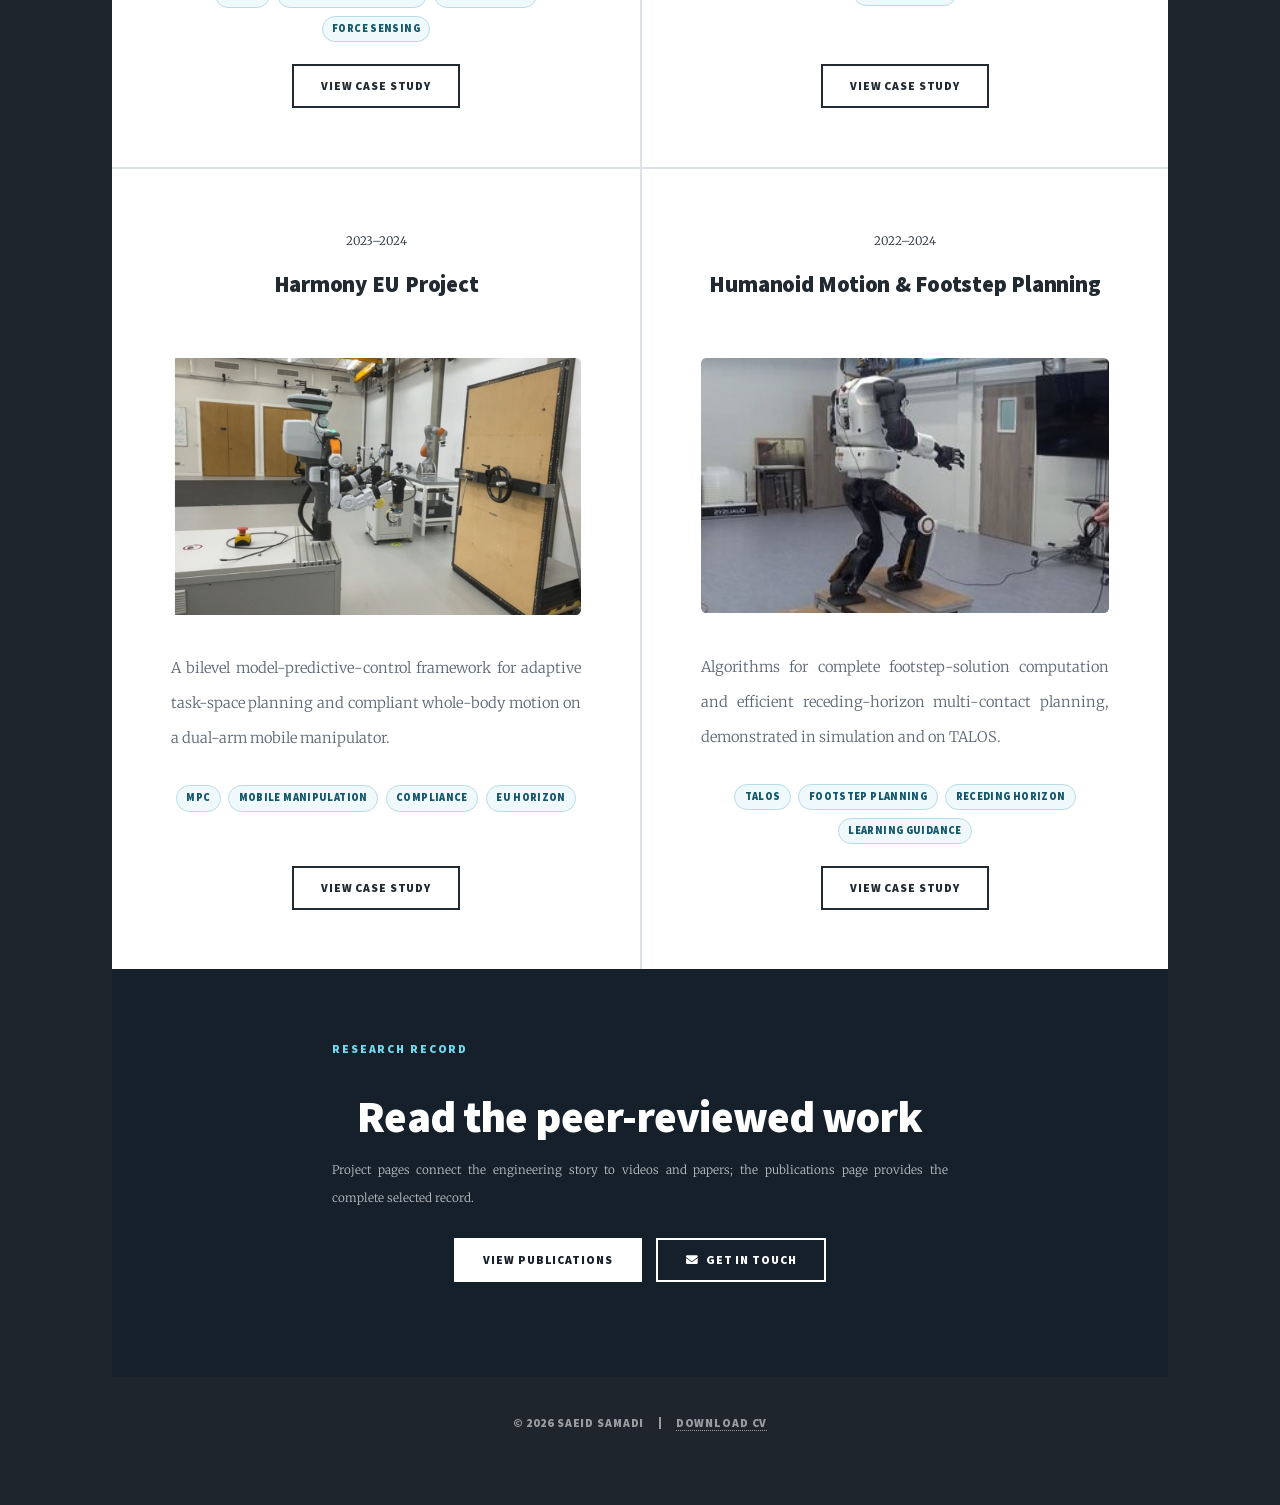
<file: projects.html>
<!DOCTYPE HTML>
<html lang="en">
	<head>
		<title>Robotics Projects | Saeid Samadi</title>
		<meta charset="utf-8" />
		<meta name="viewport" content="width=device-width, initial-scale=1" />
		<meta name="description" content="Selected robotics projects by Saeid Samadi in whole-body humanoid control, touch interaction, mobile manipulation, and multi-contact planning." />
		<meta name="theme-color" content="#15202b" />
		<link rel="canonical" href="https://saeidsamadi.github.io/projects.html" />
		<meta property="og:type" content="website" />
		<meta property="og:title" content="Robotics Projects | Saeid Samadi" />
		<meta property="og:description" content="Research systems validated through simulation, experiments, publications, and real robot demonstrations." />
		<meta property="og:url" content="https://saeidsamadi.github.io/projects.html" />
		<meta property="og:image" content="https://saeidsamadi.github.io/images/projects/WBC.jpg" />
		<meta name="twitter:card" content="summary_large_image" />
		<link rel="icon" href="assets/favicon.svg" type="image/svg+xml" />
		<link rel="stylesheet" href="assets/css/main.css" />
		<link rel="stylesheet" href="assets/css/portfolio.css" />
		<noscript><link rel="stylesheet" href="assets/css/noscript.css" /></noscript>
	</head>
	<body class="is-preload">
		<a class="skip-link" href="#main">Skip to main content</a>

		<div id="wrapper">
			<header id="header">
				<a href="index.html" class="logo">Saeid Samadi</a>
			</header>

			<nav id="nav" aria-label="Primary navigation">
				<ul class="links">
					<li><a href="index.html">About</a></li>
					<li><a href="education.html">Experience</a></li>
					<li class="active"><a href="projects.html" aria-current="page">Projects</a></li>
					<li><a href="publications.html">Publications</a></li>
					<li><a href="insights.html">Expertise</a></li>
				</ul>
				<ul class="icons">
					<li><a href="mailto:sa.samadi74@gmail.com" class="icon solid fa-envelope"><span class="label">Email</span></a></li>
					<li><a href="https://github.com/SaeidSamadi" class="icon brands fa-github" target="_blank" rel="noopener noreferrer"><span class="label">GitHub</span></a></li>
					<li><a href="https://www.linkedin.com/in/saeid-samadi-6ab86ba9/" class="icon brands fa-linkedin" target="_blank" rel="noopener noreferrer"><span class="label">LinkedIn</span></a></li>
					<li><a href="https://scholar.google.com/citations?user=oerbhTkAAAAJ&amp;hl=en" class="icon brands fa-google" target="_blank" rel="noopener noreferrer"><span class="label">Google Scholar</span></a></li>
				</ul>
			</nav>

			<main id="main">
				<section class="post">
					<header class="major">
						<p class="eyebrow">Selected work</p>
						<h1>Robotics Projects</h1>
						<p class="lead">Systems and research spanning real-time balance, physical human–robot interaction, compliant manipulation, and multi-contact planning.</p>
					</header>
					<div class="focus-panel">
						<p class="eyebrow">Current engineering focus</p>
						<h2>Industrial humanoid autonomy</h2>
						<p>My current work applies the same systems-first approach to full-scale humanoid robots: whole-body control, contact-rich manipulation, sensing, teleoperation, learned-policy integration, and hardware validation. Public details are intentionally kept high level.</p>
					</div>
				</section>

				<section class="posts" aria-label="Selected research projects">
					<article>
						<header>
							<span class="date">2018–2022</span>
							<h2><a href="projects/WBC.html">Real-Time Whole-Body Balance Control</a></h2>
						</header>
						<a href="projects/WBC.html" class="image fit"><img src="images/projects/WBC.jpg" alt="HRP-4 humanoid demonstrating multi-contact balance control" loading="lazy" /></a>
						<div class="project-summary">
							<p>A unified control approach for HRP-4 to remain balanced while contacts transition between fixed and sliding modes, validated in wiping, pushing, and uneven-support experiments.</p>
							<ul class="tag-list" aria-label="Project technologies">
								<li>HRP-4</li>
								<li>Whole-body control</li>
								<li>Optimisation</li>
								<li>Force sensing</li>
							</ul>
						</div>
						<ul class="actions special">
							<li><a href="projects/WBC.html" class="button">View case study</a></li>
						</ul>
					</article>

					<article>
						<header>
							<span class="date">2021</span>
							<h2><a href="projects/HRI.html">Touch-Based Human–Robot Interaction</a></h2>
						</header>
						<a href="projects/HRI.html" class="image fit"><img src="images/projects/HRI.jpg" alt="Person physically guiding the HRP-4 humanoid through touch" loading="lazy" /></a>
						<div class="project-summary">
							<p>The Two-Touch Kinematic Chain Paradigm enables non-experts to express manipulation intent through physical contact using capacitive and force/torque sensing.</p>
							<ul class="tag-list" aria-label="Project technologies">
								<li>Touch sensing</li>
								<li>Force/torque</li>
								<li>User study</li>
								<li>Humanoid HRI</li>
							</ul>
						</div>
						<ul class="actions special">
							<li><a href="projects/HRI.html" class="button">View case study</a></li>
						</ul>
					</article>

					<article>
						<header>
							<span class="date">2023–2024</span>
							<h2><a href="projects/Harmony.html">Harmony EU Project</a></h2>
						</header>
						<a href="projects/Harmony.html" class="image fit"><img src="images/projects/Harmony.jpg" alt="Dual-arm mobile manipulator performing a coordinated manipulation task" loading="lazy" /></a>
						<div class="project-summary">
							<p>A bilevel model-predictive-control framework for adaptive task-space planning and compliant whole-body motion on a dual-arm mobile manipulator.</p>
							<ul class="tag-list" aria-label="Project technologies">
								<li>MPC</li>
								<li>Mobile manipulation</li>
								<li>Compliance</li>
								<li>EU Horizon</li>
							</ul>
						</div>
						<ul class="actions special">
							<li><a href="projects/Harmony.html" class="button">View case study</a></li>
						</ul>
					</article>

					<article>
						<header>
							<span class="date">2022–2024</span>
							<h2><a href="projects/Planning.html">Humanoid Motion &amp; Footstep Planning</a></h2>
						</header>
						<a href="projects/Planning.html" class="image fit"><img src="images/projects/Planning.jpg" alt="TALOS humanoid following a planned sequence of footsteps" loading="lazy" /></a>
						<div class="project-summary">
							<p>Algorithms for complete footstep-solution computation and efficient receding-horizon multi-contact planning, demonstrated in simulation and on TALOS.</p>
							<ul class="tag-list" aria-label="Project technologies">
								<li>TALOS</li>
								<li>Footstep planning</li>
								<li>Receding horizon</li>
								<li>Learning guidance</li>
							</ul>
						</div>
						<ul class="actions special">
							<li><a href="projects/Planning.html" class="button">View case study</a></li>
						</ul>
					</article>
				</section>
			</main>

			<footer id="footer" class="site-footer">
				<section class="contact-cta">
					<p class="eyebrow">Research record</p>
					<h2>Read the peer-reviewed work</h2>
					<p>Project pages connect the engineering story to videos and papers; the publications page provides the complete selected record.</p>
					<ul class="actions">
						<li><a href="publications.html" class="button primary">View publications</a></li>
						<li><a href="mailto:sa.samadi74@gmail.com" class="button icon solid fa-envelope">Get in touch</a></li>
					</ul>
				</section>
			</footer>

			<div id="copyright">
				<ul><li>&copy; 2026 Saeid Samadi</li><li><a href="static/Saeid_Samadi_CV.pdf" target="_blank" rel="noopener">Download CV</a></li></ul>
			</div>
		</div>

		<script src="assets/js/jquery.min.js"></script>
		<script src="assets/js/jquery.scrollex.min.js"></script>
		<script src="assets/js/jquery.scrolly.min.js"></script>
		<script src="assets/js/browser.min.js"></script>
		<script src="assets/js/breakpoints.min.js"></script>
		<script src="assets/js/util.js"></script>
		<script src="assets/js/main.js"></script>
	</body>
</html>
</file>
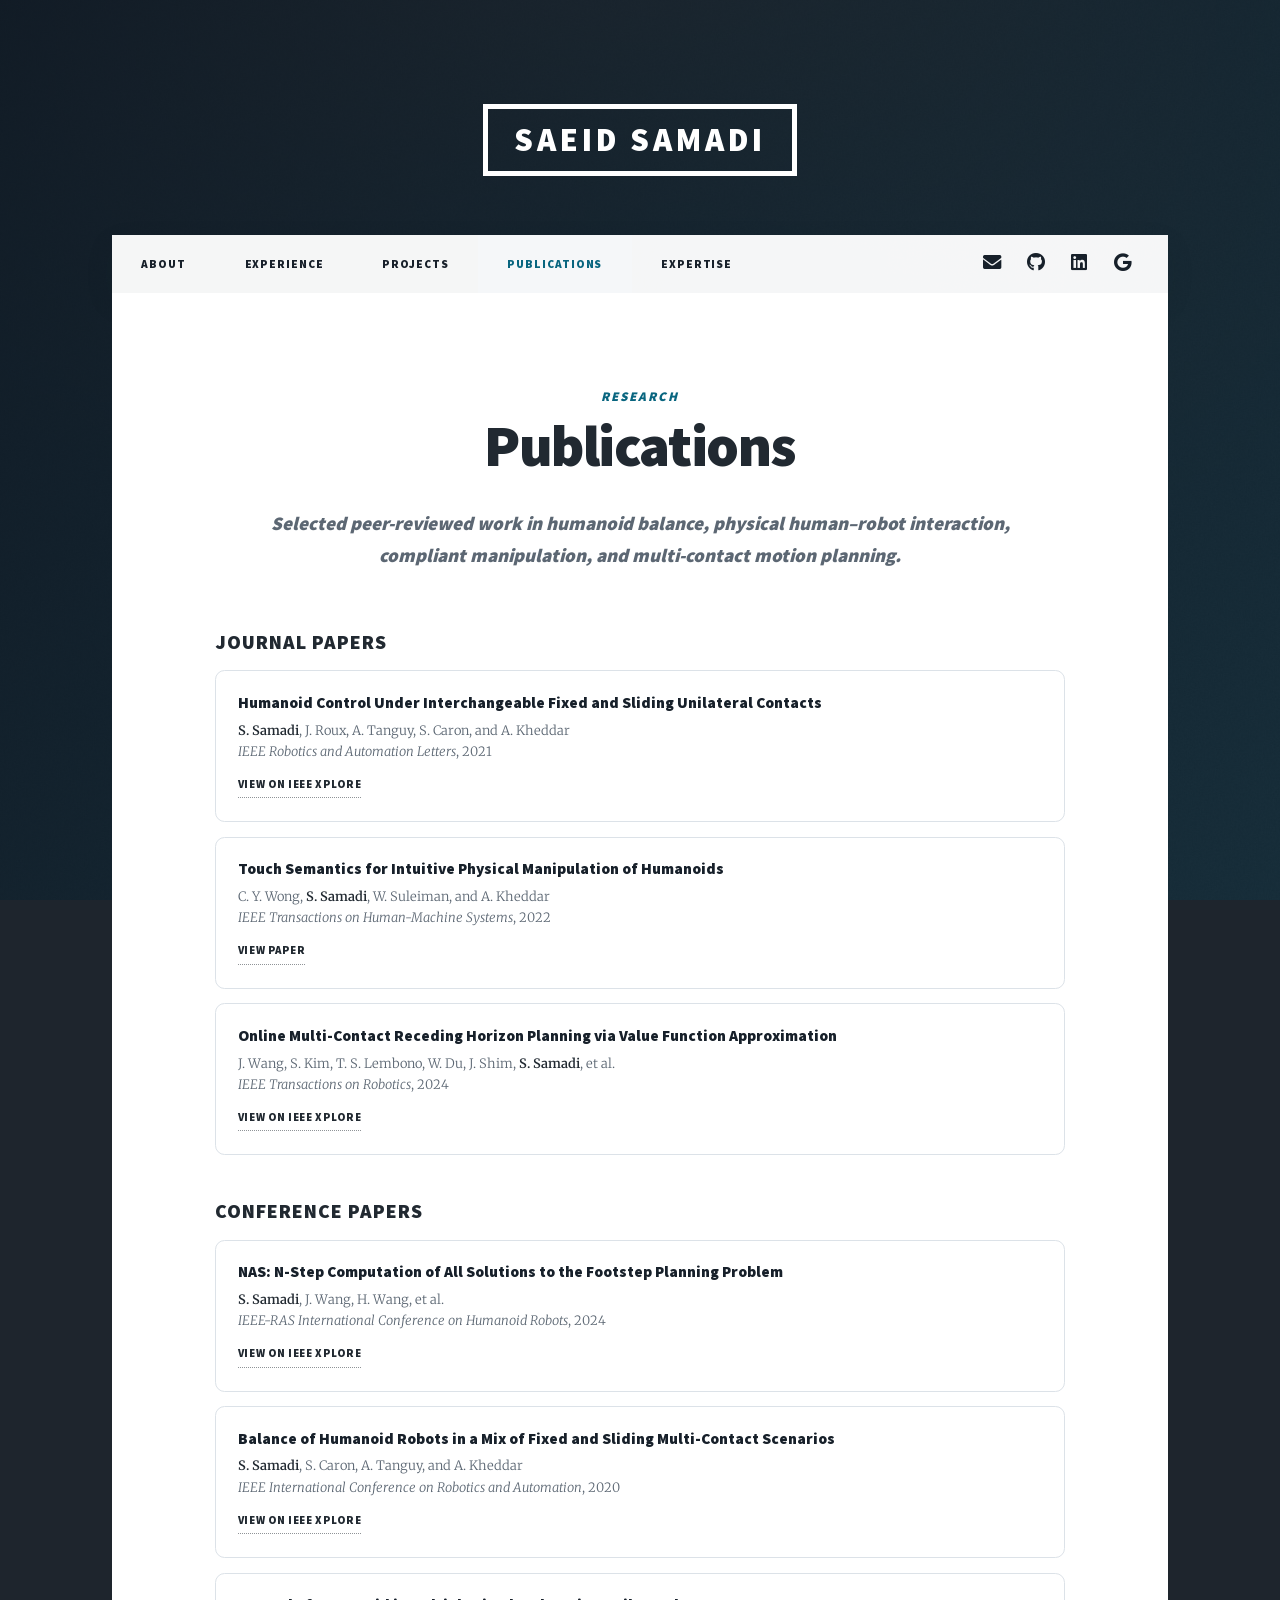
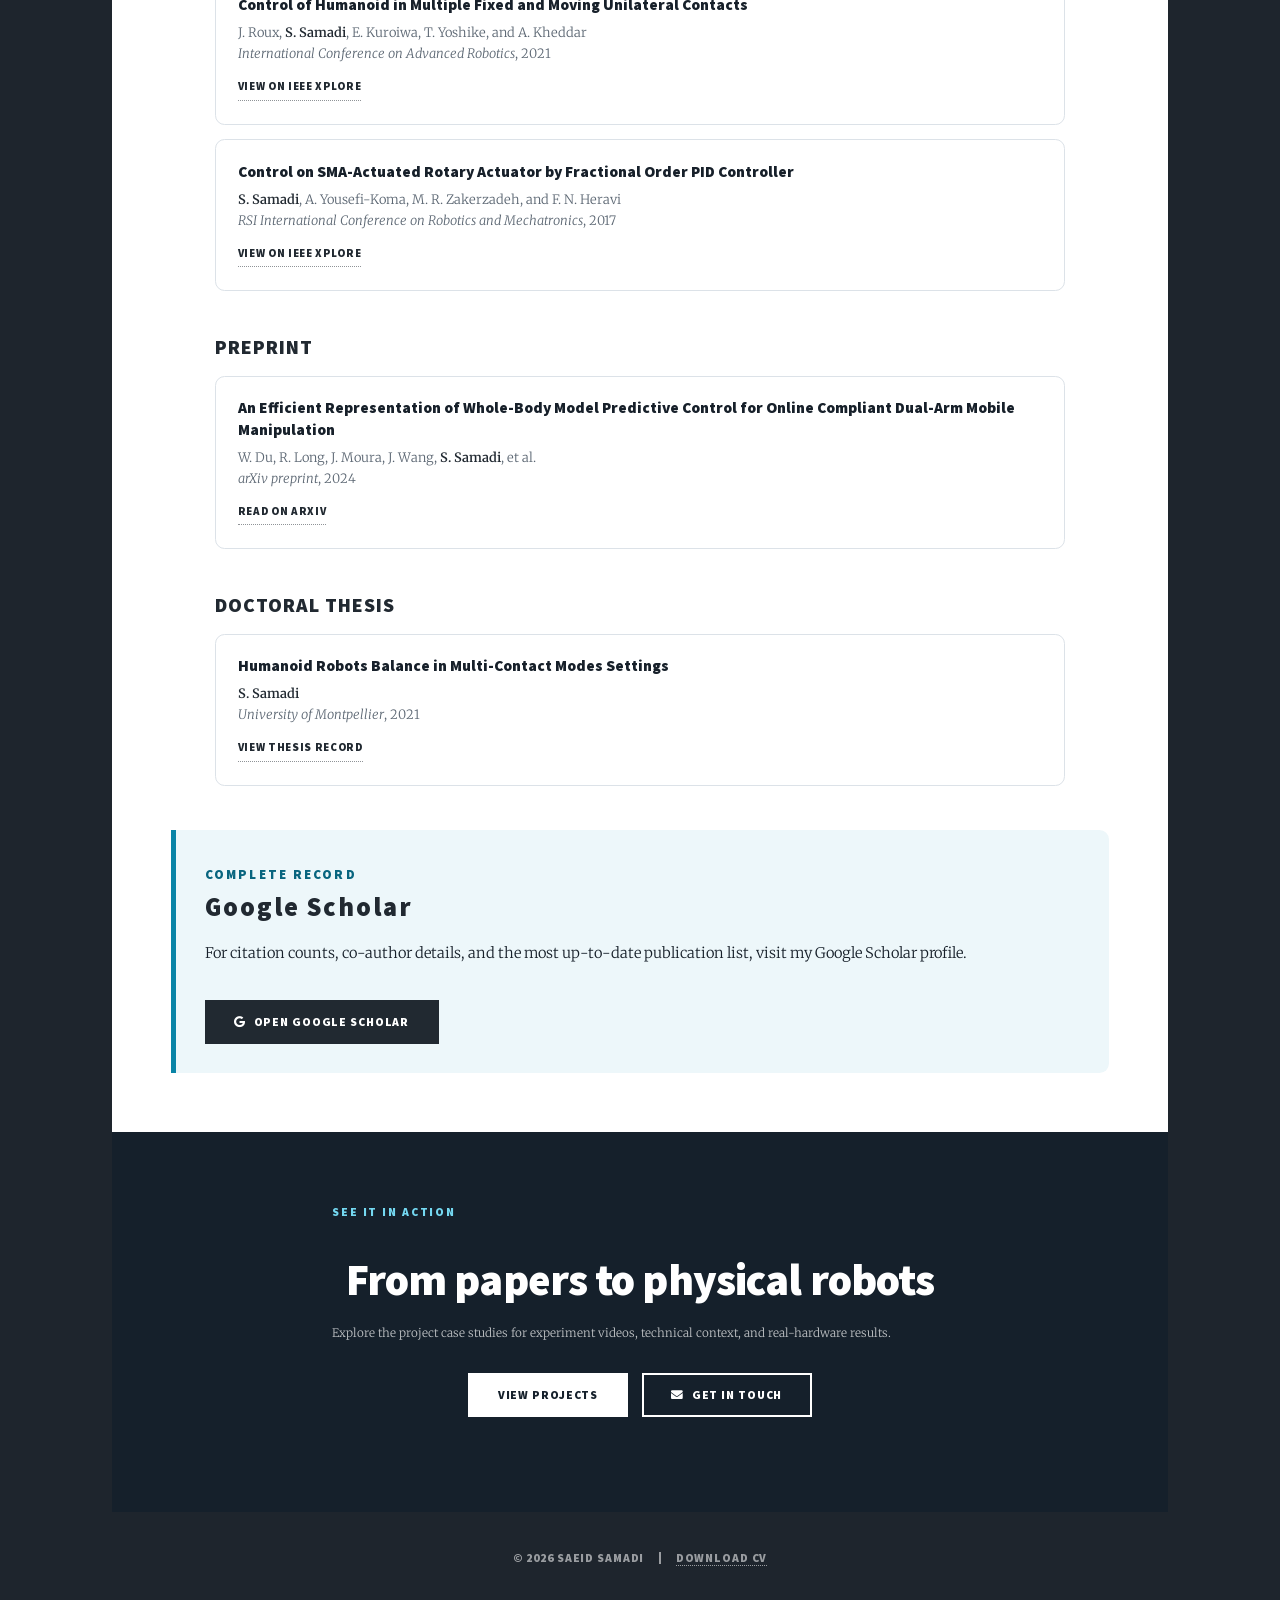
<file: publications.html>
<!DOCTYPE HTML>
<html lang="en">
	<head>
		<title>Publications | Saeid Samadi</title>
		<meta charset="utf-8" />
		<meta name="viewport" content="width=device-width, initial-scale=1" />
		<meta name="description" content="Selected journal papers, conference papers, and doctoral thesis by robotics engineer and researcher Saeid Samadi." />
		<meta name="theme-color" content="#15202b" />
		<link rel="canonical" href="https://saeidsamadi.github.io/publications.html" />
		<meta property="og:type" content="website" />
		<meta property="og:title" content="Publications | Saeid Samadi" />
		<meta property="og:description" content="Peer-reviewed work in humanoid balance, physical interaction, and multi-contact planning." />
		<meta property="og:url" content="https://saeidsamadi.github.io/publications.html" />
		<meta property="og:image" content="https://saeidsamadi.github.io/images/projects/WBC.jpg" />
		<meta name="twitter:card" content="summary_large_image" />
		<link rel="icon" href="assets/favicon.svg" type="image/svg+xml" />
		<link rel="stylesheet" href="assets/css/main.css" />
		<link rel="stylesheet" href="assets/css/portfolio.css" />
		<noscript><link rel="stylesheet" href="assets/css/noscript.css" /></noscript>
	</head>
	<body class="is-preload">
		<a class="skip-link" href="#main">Skip to main content</a>

		<div id="wrapper">
			<header id="header">
				<a href="index.html" class="logo">Saeid Samadi</a>
			</header>

			<nav id="nav" aria-label="Primary navigation">
				<ul class="links">
					<li><a href="index.html">About</a></li>
					<li><a href="education.html">Experience</a></li>
					<li><a href="projects.html">Projects</a></li>
					<li class="active"><a href="publications.html" aria-current="page">Publications</a></li>
					<li><a href="insights.html">Expertise</a></li>
				</ul>
				<ul class="icons">
					<li><a href="mailto:sa.samadi74@gmail.com" class="icon solid fa-envelope"><span class="label">Email</span></a></li>
					<li><a href="https://github.com/SaeidSamadi" class="icon brands fa-github" target="_blank" rel="noopener noreferrer"><span class="label">GitHub</span></a></li>
					<li><a href="https://www.linkedin.com/in/saeid-samadi-6ab86ba9/" class="icon brands fa-linkedin" target="_blank" rel="noopener noreferrer"><span class="label">LinkedIn</span></a></li>
					<li><a href="https://scholar.google.com/citations?user=oerbhTkAAAAJ&amp;hl=en" class="icon brands fa-google" target="_blank" rel="noopener noreferrer"><span class="label">Google Scholar</span></a></li>
				</ul>
			</nav>

			<main id="main">
				<section class="post">
					<header class="major">
						<p class="eyebrow">Research</p>
						<h1>Publications</h1>
						<p class="lead">Selected peer-reviewed work in humanoid balance, physical human–robot interaction, compliant manipulation, and multi-contact motion planning.</p>
					</header>

					<section class="publication-category" aria-labelledby="journal-heading">
						<h2 id="journal-heading">Journal papers</h2>
						<ul class="publication-list portfolio-publications">
							<li>
								<cite class="publication-title">Humanoid Control Under Interchangeable Fixed and Sliding Unilateral Contacts</cite>
								<div class="publication-meta"><strong>S. Samadi</strong>, J. Roux, A. Tanguy, S. Caron, and A. Kheddar<br /><em>IEEE Robotics and Automation Letters</em>, 2021</div>
								<a class="publication-link" href="https://ieeexplore.ieee.org/document/9380971" target="_blank" rel="noopener noreferrer">View on IEEE Xplore</a>
							</li>
							<li>
								<cite class="publication-title">Touch Semantics for Intuitive Physical Manipulation of Humanoids</cite>
								<div class="publication-meta">C. Y. Wong, <strong>S. Samadi</strong>, W. Suleiman, and A. Kheddar<br /><em>IEEE Transactions on Human-Machine Systems</em>, 2022</div>
								<a class="publication-link" href="https://doi.org/10.1109/THMS.2022.3207699" target="_blank" rel="noopener noreferrer">View paper</a>
							</li>
							<li>
								<cite class="publication-title">Online Multi-Contact Receding Horizon Planning via Value Function Approximation</cite>
								<div class="publication-meta">J. Wang, S. Kim, T. S. Lembono, W. Du, J. Shim, <strong>S. Samadi</strong>, et al.<br /><em>IEEE Transactions on Robotics</em>, 2024</div>
								<a class="publication-link" href="https://ieeexplore.ieee.org/document/10506550" target="_blank" rel="noopener noreferrer">View on IEEE Xplore</a>
							</li>
						</ul>
					</section>

					<section class="publication-category" aria-labelledby="conference-heading">
						<h2 id="conference-heading">Conference papers</h2>
						<ul class="publication-list portfolio-publications">
							<li>
								<cite class="publication-title">NAS: N-Step Computation of All Solutions to the Footstep Planning Problem</cite>
								<div class="publication-meta"><strong>S. Samadi</strong>, J. Wang, H. Wang, et al.<br /><em>IEEE-RAS International Conference on Humanoid Robots</em>, 2024</div>
								<a class="publication-link" href="https://ieeexplore.ieee.org/document/10769878" target="_blank" rel="noopener noreferrer">View on IEEE Xplore</a>
							</li>
							<li>
								<cite class="publication-title">Balance of Humanoid Robots in a Mix of Fixed and Sliding Multi-Contact Scenarios</cite>
								<div class="publication-meta"><strong>S. Samadi</strong>, S. Caron, A. Tanguy, and A. Kheddar<br /><em>IEEE International Conference on Robotics and Automation</em>, 2020</div>
								<a class="publication-link" href="https://ieeexplore.ieee.org/document/9197253" target="_blank" rel="noopener noreferrer">View on IEEE Xplore</a>
							</li>
							<li>
								<cite class="publication-title">Control of Humanoid in Multiple Fixed and Moving Unilateral Contacts</cite>
								<div class="publication-meta">J. Roux, <strong>S. Samadi</strong>, E. Kuroiwa, T. Yoshike, and A. Kheddar<br /><em>International Conference on Advanced Robotics</em>, 2021</div>
								<a class="publication-link" href="https://ieeexplore.ieee.org/document/9659359" target="_blank" rel="noopener noreferrer">View on IEEE Xplore</a>
							</li>
							<li>
								<cite class="publication-title">Control on SMA-Actuated Rotary Actuator by Fractional Order PID Controller</cite>
								<div class="publication-meta"><strong>S. Samadi</strong>, A. Yousefi-Koma, M. R. Zakerzadeh, and F. N. Heravi<br /><em>RSI International Conference on Robotics and Mechatronics</em>, 2017</div>
								<a class="publication-link" href="https://ieeexplore.ieee.org/document/8466199" target="_blank" rel="noopener noreferrer">View on IEEE Xplore</a>
							</li>
						</ul>
					</section>

					<section class="publication-category" aria-labelledby="preprint-heading">
						<h2 id="preprint-heading">Preprint</h2>
						<ul class="publication-list portfolio-publications">
							<li>
								<cite class="publication-title">An Efficient Representation of Whole-Body Model Predictive Control for Online Compliant Dual-Arm Mobile Manipulation</cite>
								<div class="publication-meta">W. Du, R. Long, J. Moura, J. Wang, <strong>S. Samadi</strong>, et al.<br /><em>arXiv preprint</em>, 2024</div>
								<a class="publication-link" href="https://arxiv.org/abs/2410.22910" target="_blank" rel="noopener noreferrer">Read on arXiv</a>
							</li>
						</ul>
					</section>

					<section class="publication-category" aria-labelledby="thesis-heading">
						<h2 id="thesis-heading">Doctoral thesis</h2>
						<ul class="publication-list portfolio-publications">
							<li>
								<cite class="publication-title">Humanoid Robots Balance in Multi-Contact Modes Settings</cite>
								<div class="publication-meta"><strong>S. Samadi</strong><br /><em>University of Montpellier</em>, 2021</div>
								<a class="publication-link" href="https://theses.fr/2021MONTS115" target="_blank" rel="noopener noreferrer">View thesis record</a>
							</li>
						</ul>
					</section>

					<div class="focus-panel">
						<p class="eyebrow">Complete record</p>
						<h2>Google Scholar</h2>
						<p>For citation counts, co-author details, and the most up-to-date publication list, visit my Google Scholar profile.</p>
						<div class="project-actions">
							<a href="https://scholar.google.com/citations?user=oerbhTkAAAAJ&amp;hl=en" class="button primary icon brands fa-google" target="_blank" rel="noopener noreferrer">Open Google Scholar</a>
						</div>
					</div>
				</section>
			</main>

			<footer id="footer" class="site-footer">
				<section class="contact-cta">
					<p class="eyebrow">See it in action</p>
					<h2>From papers to physical robots</h2>
					<p>Explore the project case studies for experiment videos, technical context, and real-hardware results.</p>
					<ul class="actions">
						<li><a href="projects.html" class="button primary">View projects</a></li>
						<li><a href="mailto:sa.samadi74@gmail.com" class="button icon solid fa-envelope">Get in touch</a></li>
					</ul>
				</section>
			</footer>

			<div id="copyright">
				<ul><li>&copy; 2026 Saeid Samadi</li><li><a href="static/Saeid_Samadi_CV.pdf" target="_blank" rel="noopener">Download CV</a></li></ul>
			</div>
		</div>

		<script src="assets/js/jquery.min.js"></script>
		<script src="assets/js/jquery.scrollex.min.js"></script>
		<script src="assets/js/jquery.scrolly.min.js"></script>
		<script src="assets/js/browser.min.js"></script>
		<script src="assets/js/breakpoints.min.js"></script>
		<script src="assets/js/util.js"></script>
		<script src="assets/js/main.js"></script>
	</body>
</html>
</file>
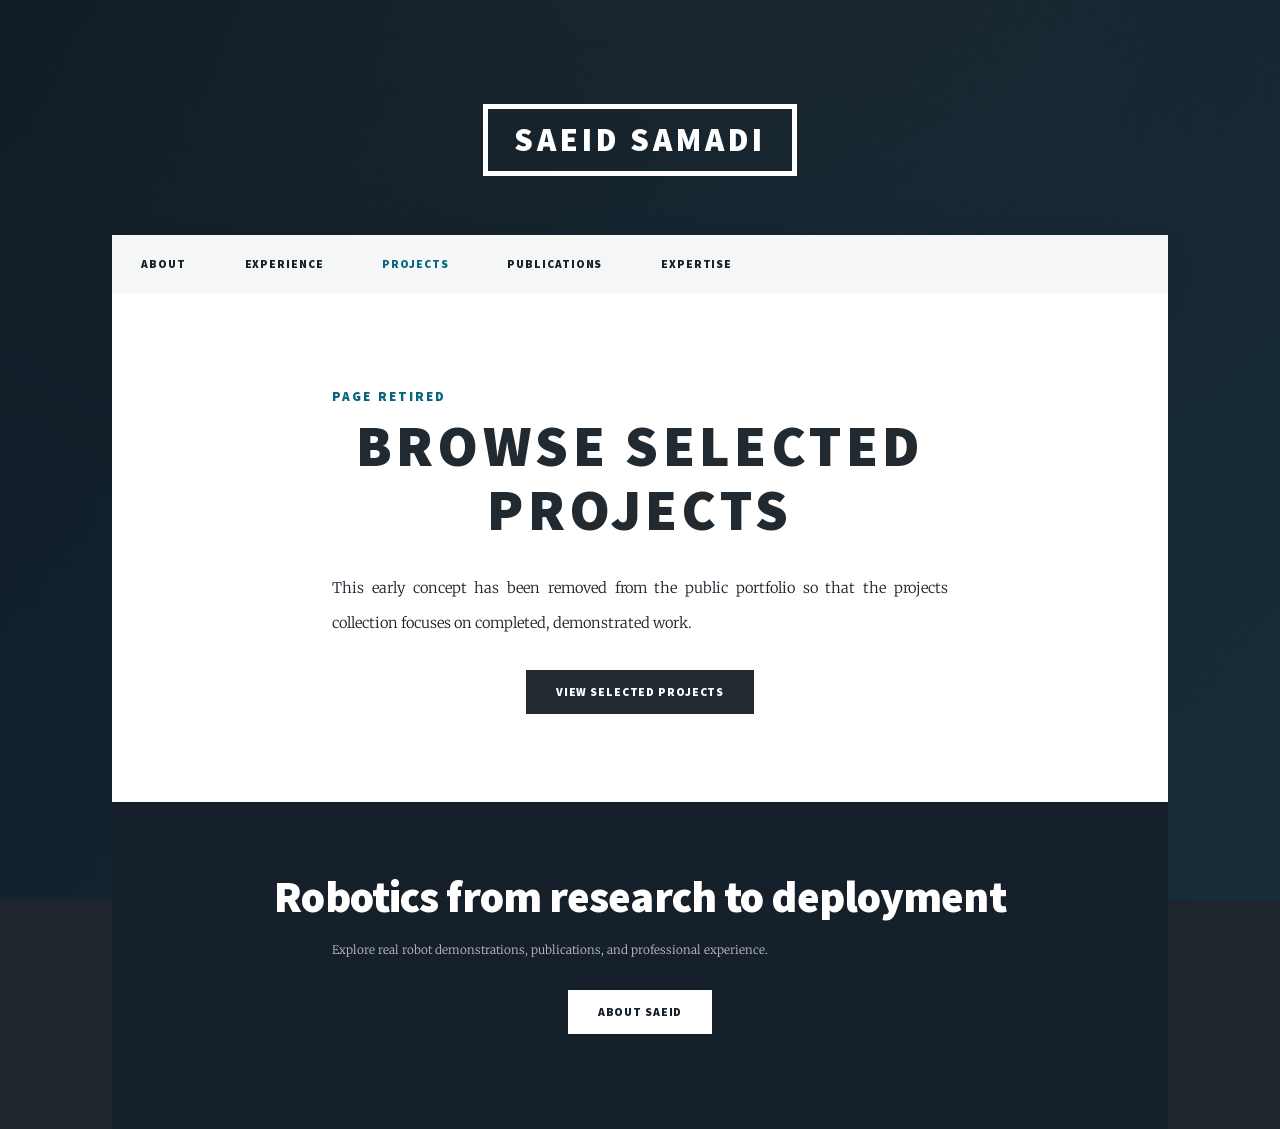
<file: projects/Assistive.html>
<!DOCTYPE HTML>
<html lang="en">
	<head>
		<title>Projects | Saeid Samadi</title>
		<meta charset="utf-8" />
		<meta name="viewport" content="width=device-width, initial-scale=1" />
		<meta name="robots" content="noindex, follow" />
		<meta name="description" content="This concept page has been retired. Browse Saeid Samadi's selected robotics projects." />
		<link rel="canonical" href="https://saeidsamadi.github.io/projects.html" />
		<link rel="icon" href="../assets/favicon.svg" type="image/svg+xml" />
		<link rel="stylesheet" href="../assets/css/main.css" />
		<link rel="stylesheet" href="../assets/css/portfolio.css" />
		<noscript><link rel="stylesheet" href="../assets/css/noscript.css" /></noscript>
	</head>
	<body class="is-preload">
		<a class="skip-link" href="#main">Skip to main content</a>

		<div id="wrapper">
			<header id="header">
				<a href="../index.html" class="logo">Saeid Samadi</a>
			</header>

			<nav id="nav" aria-label="Primary navigation">
				<ul class="links">
					<li><a href="../index.html">About</a></li>
					<li><a href="../education.html">Experience</a></li>
					<li class="active"><a href="../projects.html" aria-current="page">Projects</a></li>
					<li><a href="../publications.html">Publications</a></li>
					<li><a href="../insights.html">Expertise</a></li>
				</ul>
			</nav>

			<main id="main">
				<section class="post">
					<div class="archive-notice">
						<p class="eyebrow">Page retired</p>
						<h1>Browse selected projects</h1>
						<p>This early concept has been removed from the public portfolio so that the projects collection focuses on completed, demonstrated work.</p>
						<ul class="actions special">
							<li><a href="../projects.html" class="button primary">View selected projects</a></li>
						</ul>
					</div>
				</section>
			</main>

			<footer id="footer" class="site-footer">
				<section class="contact-cta">
					<h2>Robotics from research to deployment</h2>
					<p>Explore real robot demonstrations, publications, and professional experience.</p>
					<ul class="actions">
						<li><a href="../index.html" class="button primary">About Saeid</a></li>
					</ul>
				</section>
			</footer>
		</div>

		<script src="../assets/js/jquery.min.js"></script>
		<script src="../assets/js/jquery.scrollex.min.js"></script>
		<script src="../assets/js/jquery.scrolly.min.js"></script>
		<script src="../assets/js/browser.min.js"></script>
		<script src="../assets/js/breakpoints.min.js"></script>
		<script src="../assets/js/util.js"></script>
		<script src="../assets/js/main.js"></script>
	</body>
</html>
</file>
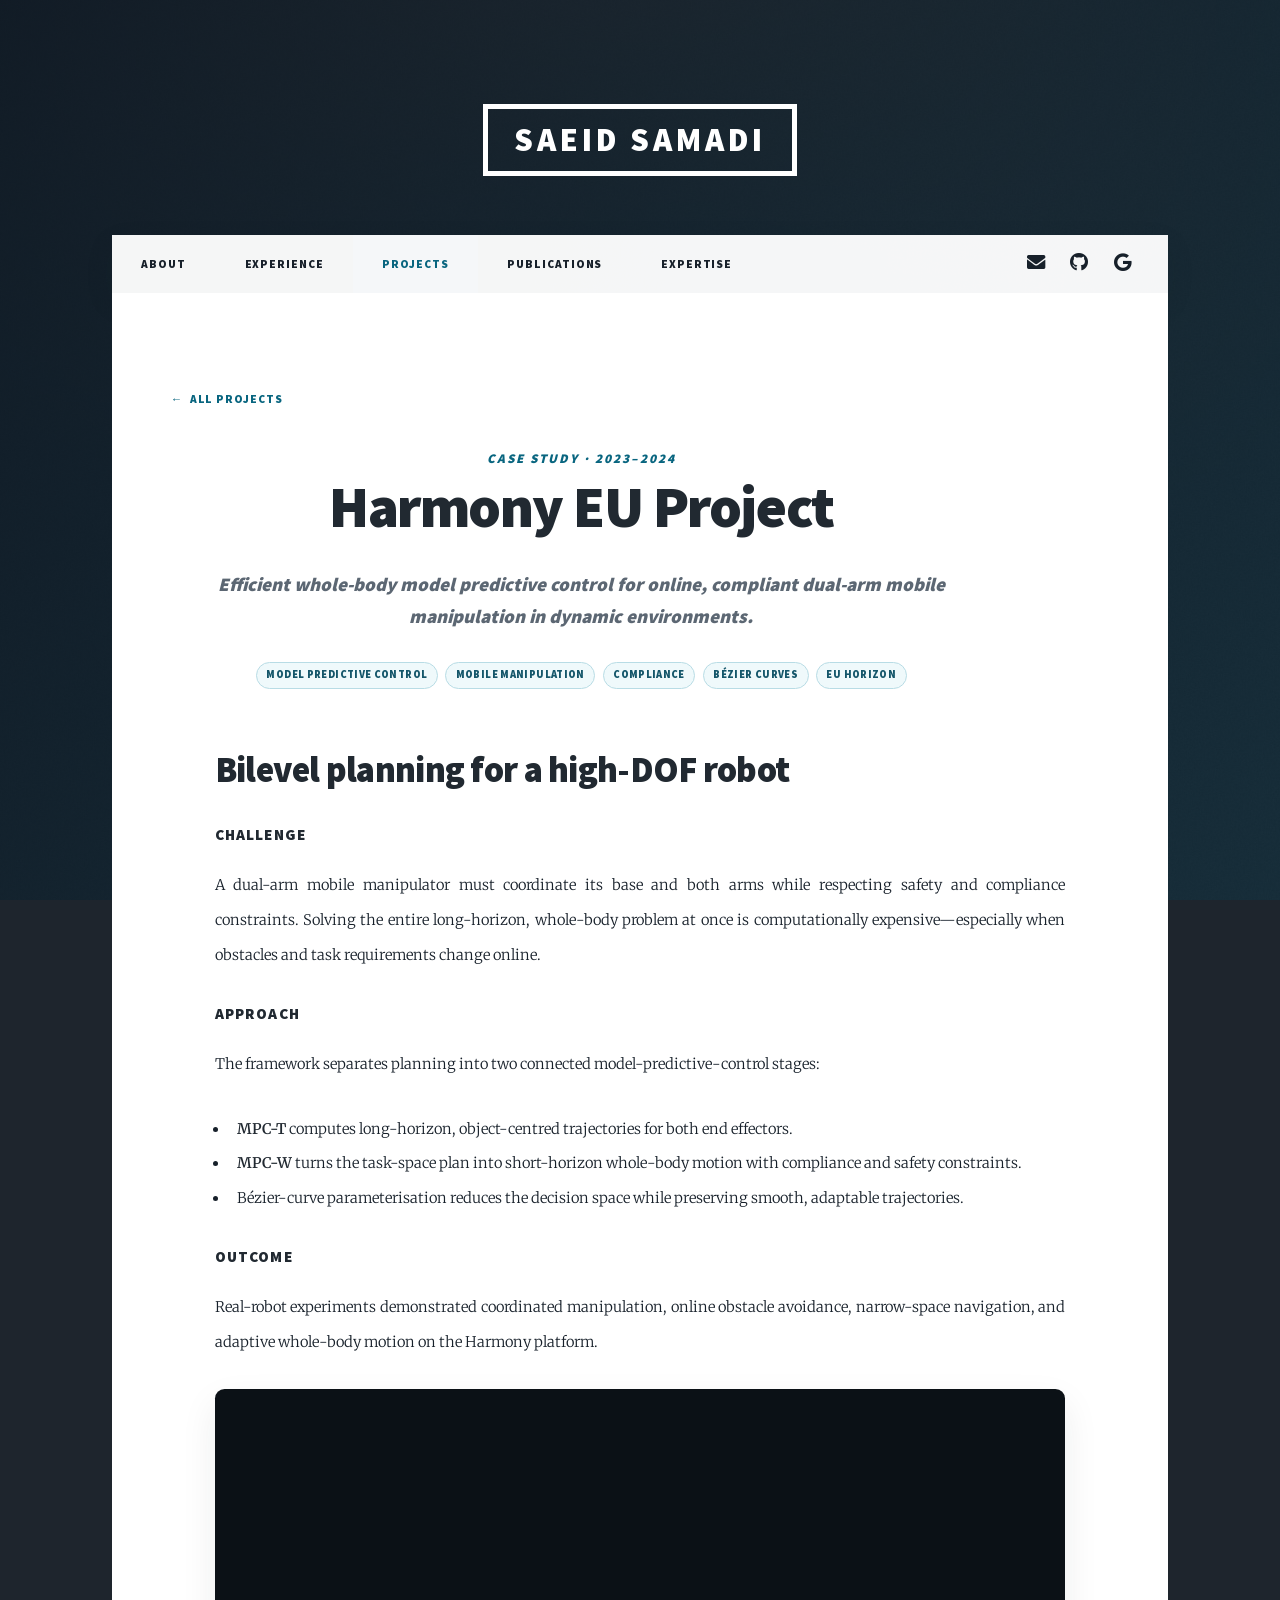
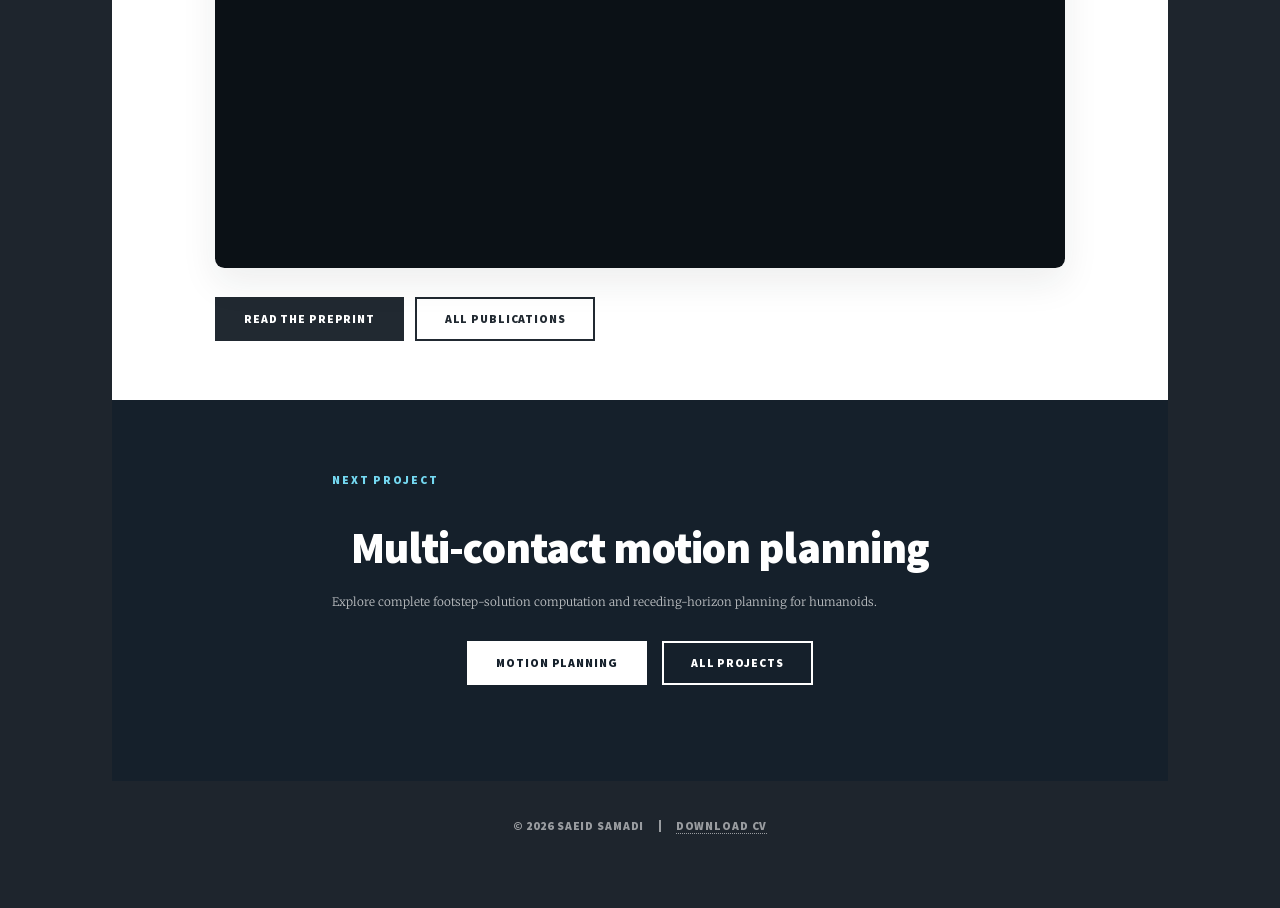
<file: projects/Harmony.html>
<!DOCTYPE HTML>
<html lang="en">
	<head>
		<title>Harmony EU Project | Saeid Samadi</title>
		<meta charset="utf-8" />
		<meta name="viewport" content="width=device-width, initial-scale=1" />
		<meta name="description" content="Bilevel model predictive control for online, compliant dual-arm mobile manipulation in dynamic environments." />
		<meta name="theme-color" content="#15202b" />
		<link rel="canonical" href="https://saeidsamadi.github.io/projects/Harmony.html" />
		<meta property="og:type" content="article" />
		<meta property="og:title" content="Harmony EU Project | Compliant Mobile Manipulation" />
		<meta property="og:description" content="Efficient whole-body MPC for a dual-arm mobile manipulator operating around people and obstacles." />
		<meta property="og:url" content="https://saeidsamadi.github.io/projects/Harmony.html" />
		<meta property="og:image" content="https://saeidsamadi.github.io/images/projects/Harmony.jpg" />
		<meta name="twitter:card" content="summary_large_image" />
		<link rel="icon" href="../assets/favicon.svg" type="image/svg+xml" />
		<link rel="stylesheet" href="../assets/css/main.css" />
		<link rel="stylesheet" href="../assets/css/portfolio.css" />
		<noscript><link rel="stylesheet" href="../assets/css/noscript.css" /></noscript>
	</head>
	<body class="is-preload">
		<a class="skip-link" href="#main">Skip to main content</a>

		<div id="wrapper">
			<header id="header">
				<a href="../index.html" class="logo">Saeid Samadi</a>
			</header>

			<nav id="nav" aria-label="Primary navigation">
				<ul class="links">
					<li><a href="../index.html">About</a></li>
					<li><a href="../education.html">Experience</a></li>
					<li class="active"><a href="../projects.html" aria-current="page">Projects</a></li>
					<li><a href="../publications.html">Publications</a></li>
					<li><a href="../insights.html">Expertise</a></li>
				</ul>
				<ul class="icons">
					<li><a href="mailto:sa.samadi74@gmail.com" class="icon solid fa-envelope"><span class="label">Email</span></a></li>
					<li><a href="https://github.com/SaeidSamadi" class="icon brands fa-github" target="_blank" rel="noopener noreferrer"><span class="label">GitHub</span></a></li>
					<li><a href="https://scholar.google.com/citations?user=oerbhTkAAAAJ&amp;hl=en" class="icon brands fa-google" target="_blank" rel="noopener noreferrer"><span class="label">Google Scholar</span></a></li>
				</ul>
			</nav>

			<main id="main">
				<article class="post">
					<a class="back-link" href="../projects.html"><span aria-hidden="true">&larr;</span> All projects</a>
					<header class="major project-header">
						<p class="eyebrow">Case study · 2023–2024</p>
						<h1>Harmony EU Project</h1>
						<p class="lead">Efficient whole-body model predictive control for online, compliant dual-arm mobile manipulation in dynamic environments.</p>
						<ul class="tag-list" aria-label="Project technologies">
							<li>Model predictive control</li>
							<li>Mobile manipulation</li>
							<li>Compliance</li>
							<li>Bézier curves</li>
							<li>EU Horizon</li>
						</ul>
					</header>

					<section class="project-section">
						<h2>Bilevel planning for a high-DOF robot</h2>
						<h3>Challenge</h3>
						<p>A dual-arm mobile manipulator must coordinate its base and both arms while respecting safety and compliance constraints. Solving the entire long-horizon, whole-body problem at once is computationally expensive—especially when obstacles and task requirements change online.</p>

						<h3>Approach</h3>
						<p>The framework separates planning into two connected model-predictive-control stages:</p>
						<ul>
							<li><strong>MPC-T</strong> computes long-horizon, object-centred trajectories for both end effectors.</li>
							<li><strong>MPC-W</strong> turns the task-space plan into short-horizon whole-body motion with compliance and safety constraints.</li>
							<li>Bézier-curve parameterisation reduces the decision space while preserving smooth, adaptable trajectories.</li>
						</ul>

						<h3>Outcome</h3>
						<p>Real-robot experiments demonstrated coordinated manipulation, online obstacle avoidance, narrow-space navigation, and adaptive whole-body motion on the Harmony platform.</p>

						<div class="video-frame">
							<iframe src="https://www.youtube-nocookie.com/embed/CEoeLRtpyHw" title="Harmony dual-arm mobile manipulation experiments" loading="lazy" allow="accelerometer; autoplay; clipboard-write; encrypted-media; gyroscope; picture-in-picture; web-share" allowfullscreen></iframe>
						</div>

						<div class="project-actions">
							<a href="https://arxiv.org/abs/2410.22910" class="button primary" target="_blank" rel="noopener noreferrer">Read the preprint</a>
							<a href="../publications.html" class="button">All publications</a>
						</div>
					</section>
				</article>
			</main>

			<footer id="footer" class="site-footer">
				<section class="contact-cta">
					<p class="eyebrow">Next project</p>
					<h2>Multi-contact motion planning</h2>
					<p>Explore complete footstep-solution computation and receding-horizon planning for humanoids.</p>
					<ul class="actions">
						<li><a href="Planning.html" class="button primary">Motion planning</a></li>
						<li><a href="../projects.html" class="button">All projects</a></li>
					</ul>
				</section>
			</footer>

			<div id="copyright">
				<ul><li>&copy; 2026 Saeid Samadi</li><li><a href="../static/Saeid_Samadi_CV.pdf" target="_blank" rel="noopener">Download CV</a></li></ul>
			</div>
		</div>

		<script src="../assets/js/jquery.min.js"></script>
		<script src="../assets/js/jquery.scrollex.min.js"></script>
		<script src="../assets/js/jquery.scrolly.min.js"></script>
		<script src="../assets/js/browser.min.js"></script>
		<script src="../assets/js/breakpoints.min.js"></script>
		<script src="../assets/js/util.js"></script>
		<script src="../assets/js/main.js"></script>
	</body>
</html>
</file>
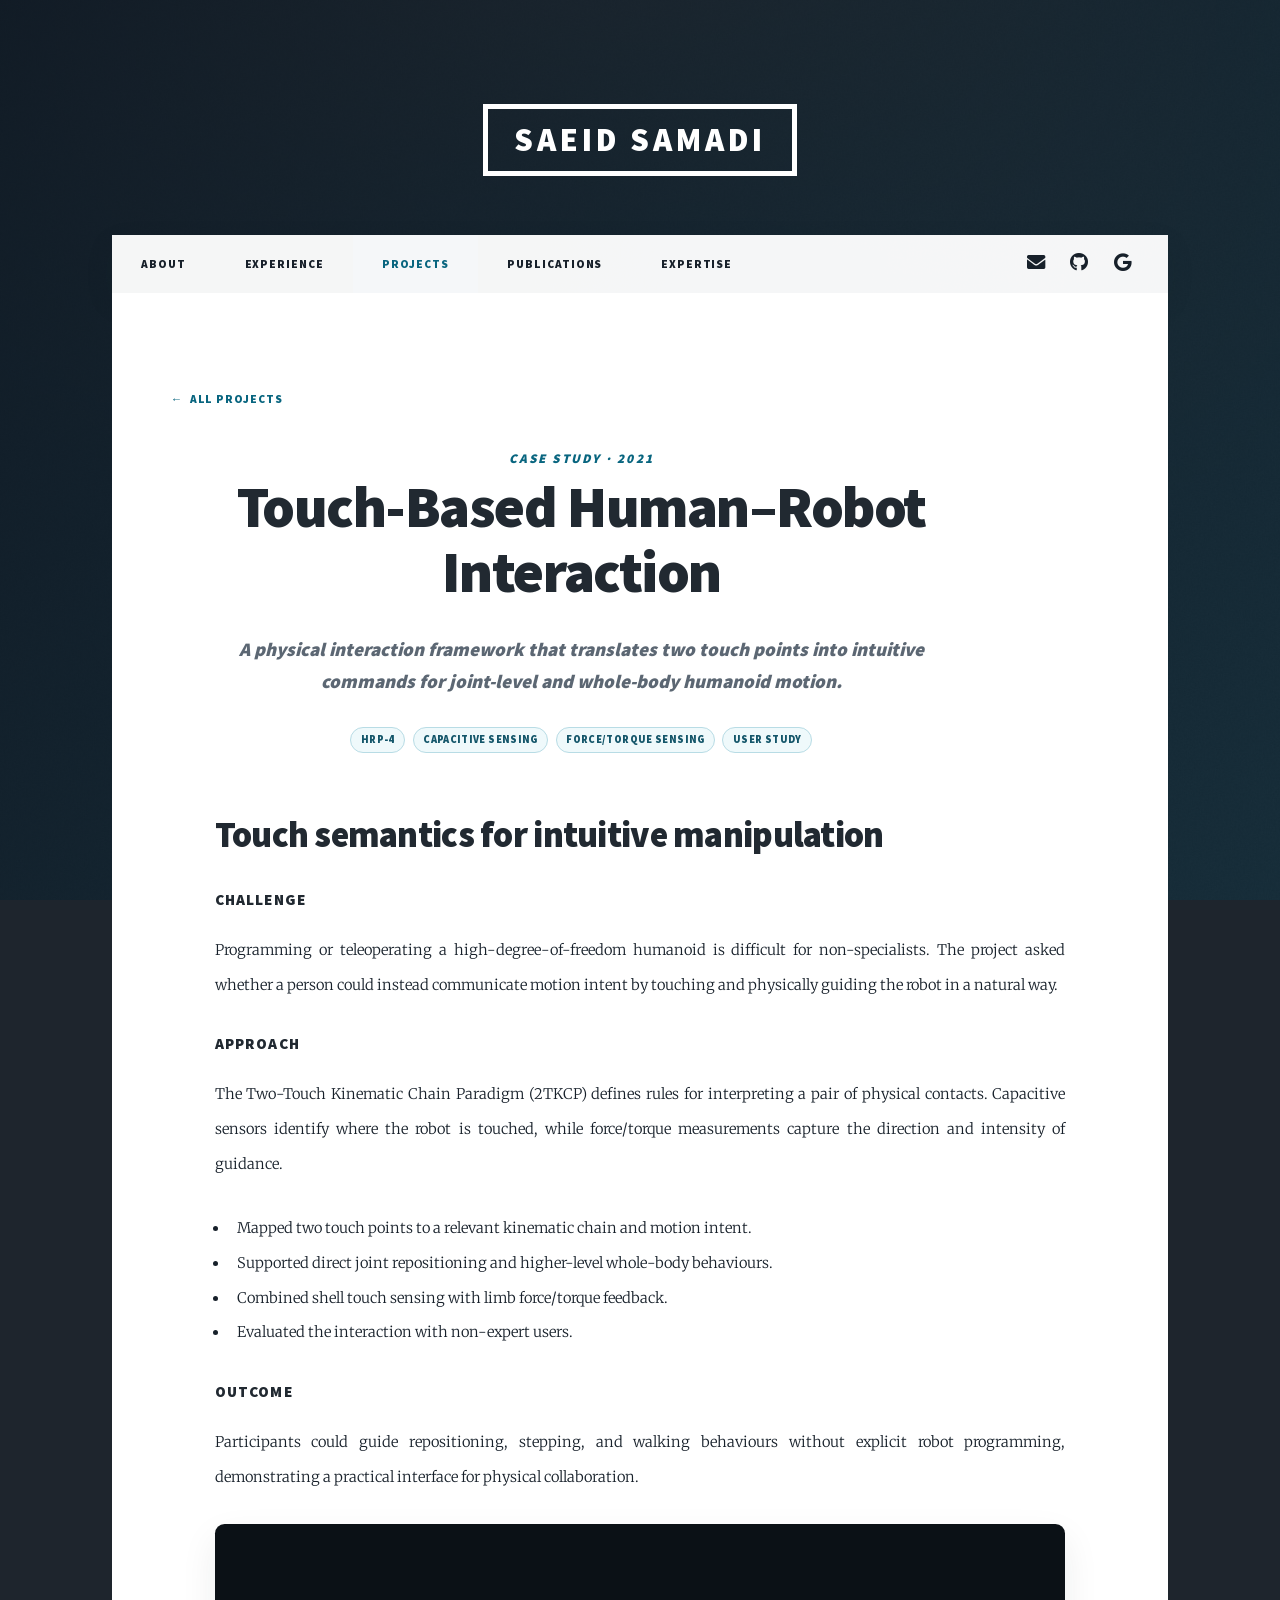
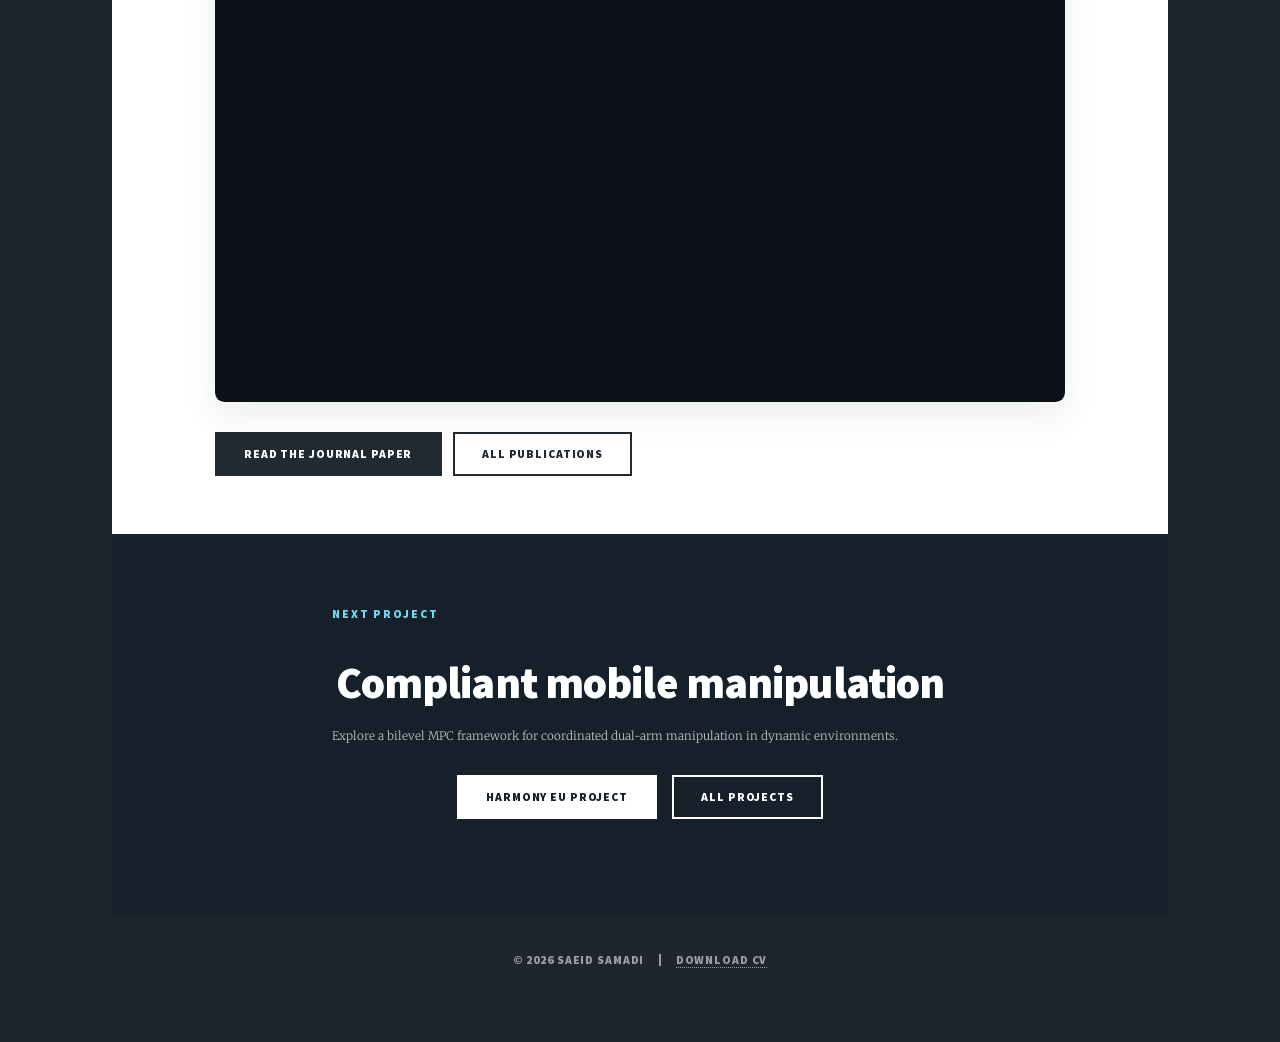
<file: projects/HRI.html>
<!DOCTYPE HTML>
<html lang="en">
	<head>
		<title>Touch-Based Human–Robot Interaction | Saeid Samadi</title>
		<meta charset="utf-8" />
		<meta name="viewport" content="width=device-width, initial-scale=1" />
		<meta name="description" content="The Two-Touch Kinematic Chain Paradigm for intuitive physical manipulation of humanoid robots using touch and force sensing." />
		<meta name="theme-color" content="#15202b" />
		<link rel="canonical" href="https://saeidsamadi.github.io/projects/HRI.html" />
		<meta property="og:type" content="article" />
		<meta property="og:title" content="Touch-Based Human–Robot Interaction" />
		<meta property="og:description" content="A touch-and-force sensing framework that lets non-experts physically guide humanoid robots." />
		<meta property="og:url" content="https://saeidsamadi.github.io/projects/HRI.html" />
		<meta property="og:image" content="https://saeidsamadi.github.io/images/projects/HRI.jpg" />
		<meta name="twitter:card" content="summary_large_image" />
		<link rel="icon" href="../assets/favicon.svg" type="image/svg+xml" />
		<link rel="stylesheet" href="../assets/css/main.css" />
		<link rel="stylesheet" href="../assets/css/portfolio.css" />
		<noscript><link rel="stylesheet" href="../assets/css/noscript.css" /></noscript>
	</head>
	<body class="is-preload">
		<a class="skip-link" href="#main">Skip to main content</a>

		<div id="wrapper">
			<header id="header">
				<a href="../index.html" class="logo">Saeid Samadi</a>
			</header>

			<nav id="nav" aria-label="Primary navigation">
				<ul class="links">
					<li><a href="../index.html">About</a></li>
					<li><a href="../education.html">Experience</a></li>
					<li class="active"><a href="../projects.html" aria-current="page">Projects</a></li>
					<li><a href="../publications.html">Publications</a></li>
					<li><a href="../insights.html">Expertise</a></li>
				</ul>
				<ul class="icons">
					<li><a href="mailto:sa.samadi74@gmail.com" class="icon solid fa-envelope"><span class="label">Email</span></a></li>
					<li><a href="https://github.com/SaeidSamadi" class="icon brands fa-github" target="_blank" rel="noopener noreferrer"><span class="label">GitHub</span></a></li>
					<li><a href="https://scholar.google.com/citations?user=oerbhTkAAAAJ&amp;hl=en" class="icon brands fa-google" target="_blank" rel="noopener noreferrer"><span class="label">Google Scholar</span></a></li>
				</ul>
			</nav>

			<main id="main">
				<article class="post">
					<a class="back-link" href="../projects.html"><span aria-hidden="true">&larr;</span> All projects</a>
					<header class="major project-header">
						<p class="eyebrow">Case study · 2021</p>
						<h1>Touch-Based Human–Robot Interaction</h1>
						<p class="lead">A physical interaction framework that translates two touch points into intuitive commands for joint-level and whole-body humanoid motion.</p>
						<ul class="tag-list" aria-label="Project technologies">
							<li>HRP-4</li>
							<li>Capacitive sensing</li>
							<li>Force/torque sensing</li>
							<li>User study</li>
						</ul>
					</header>

					<section class="project-section">
						<h2>Touch semantics for intuitive manipulation</h2>
						<h3>Challenge</h3>
						<p>Programming or teleoperating a high-degree-of-freedom humanoid is difficult for non-specialists. The project asked whether a person could instead communicate motion intent by touching and physically guiding the robot in a natural way.</p>

						<h3>Approach</h3>
						<p>The Two-Touch Kinematic Chain Paradigm (2TKCP) defines rules for interpreting a pair of physical contacts. Capacitive sensors identify where the robot is touched, while force/torque measurements capture the direction and intensity of guidance.</p>
						<ul>
							<li>Mapped two touch points to a relevant kinematic chain and motion intent.</li>
							<li>Supported direct joint repositioning and higher-level whole-body behaviours.</li>
							<li>Combined shell touch sensing with limb force/torque feedback.</li>
							<li>Evaluated the interaction with non-expert users.</li>
						</ul>

						<h3>Outcome</h3>
						<p>Participants could guide repositioning, stepping, and walking behaviours without explicit robot programming, demonstrating a practical interface for physical collaboration.</p>

						<div class="video-frame">
							<iframe src="https://www.youtube-nocookie.com/embed/PnB4YgFdggs" title="Two-Touch Kinematic Chain Paradigm demonstration on HRP-4" loading="lazy" allow="accelerometer; autoplay; clipboard-write; encrypted-media; gyroscope; picture-in-picture; web-share" allowfullscreen></iframe>
						</div>

						<div class="project-actions">
							<a href="https://doi.org/10.1109/THMS.2022.3207699" class="button primary" target="_blank" rel="noopener noreferrer">Read the journal paper</a>
							<a href="../publications.html" class="button">All publications</a>
						</div>
					</section>
				</article>
			</main>

			<footer id="footer" class="site-footer">
				<section class="contact-cta">
					<p class="eyebrow">Next project</p>
					<h2>Compliant mobile manipulation</h2>
					<p>Explore a bilevel MPC framework for coordinated dual-arm manipulation in dynamic environments.</p>
					<ul class="actions">
						<li><a href="Harmony.html" class="button primary">Harmony EU project</a></li>
						<li><a href="../projects.html" class="button">All projects</a></li>
					</ul>
				</section>
			</footer>

			<div id="copyright">
				<ul><li>&copy; 2026 Saeid Samadi</li><li><a href="../static/Saeid_Samadi_CV.pdf" target="_blank" rel="noopener">Download CV</a></li></ul>
			</div>
		</div>

		<script src="../assets/js/jquery.min.js"></script>
		<script src="../assets/js/jquery.scrollex.min.js"></script>
		<script src="../assets/js/jquery.scrolly.min.js"></script>
		<script src="../assets/js/browser.min.js"></script>
		<script src="../assets/js/breakpoints.min.js"></script>
		<script src="../assets/js/util.js"></script>
		<script src="../assets/js/main.js"></script>
	</body>
</html>
</file>
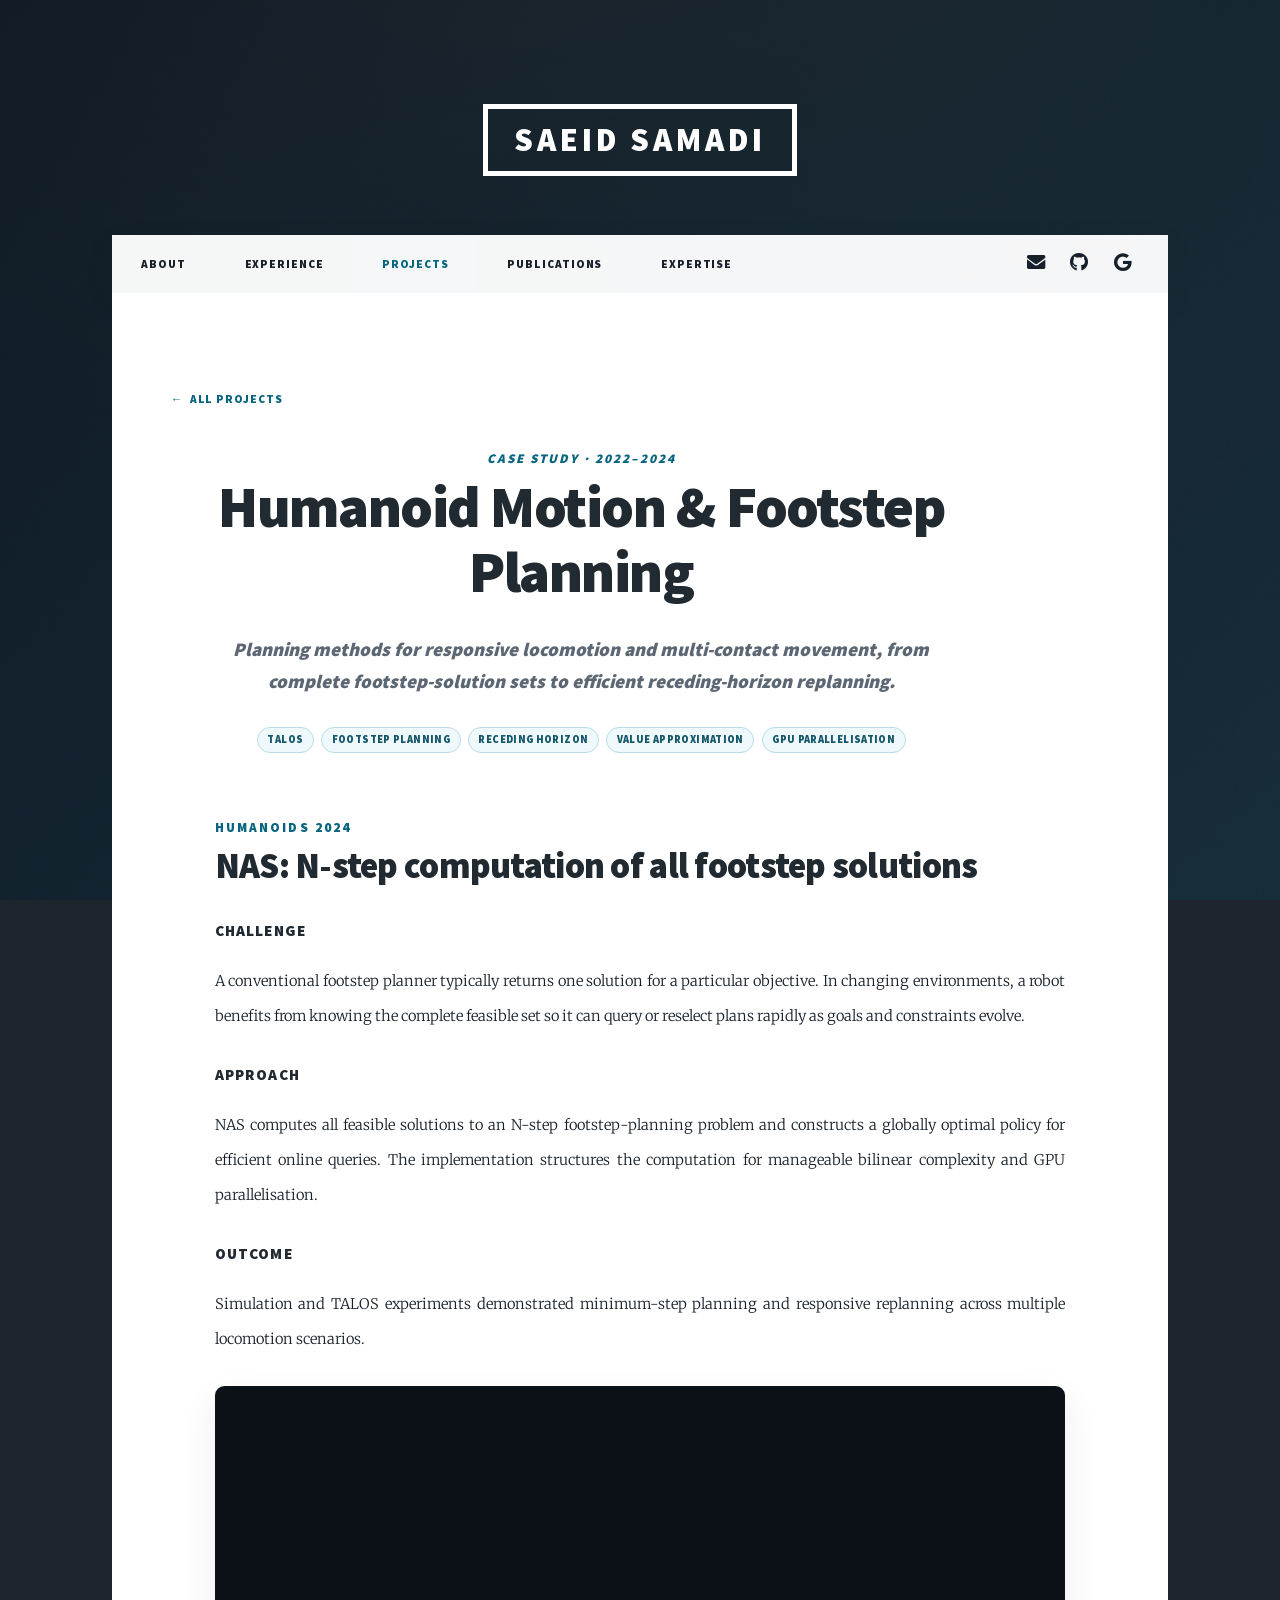
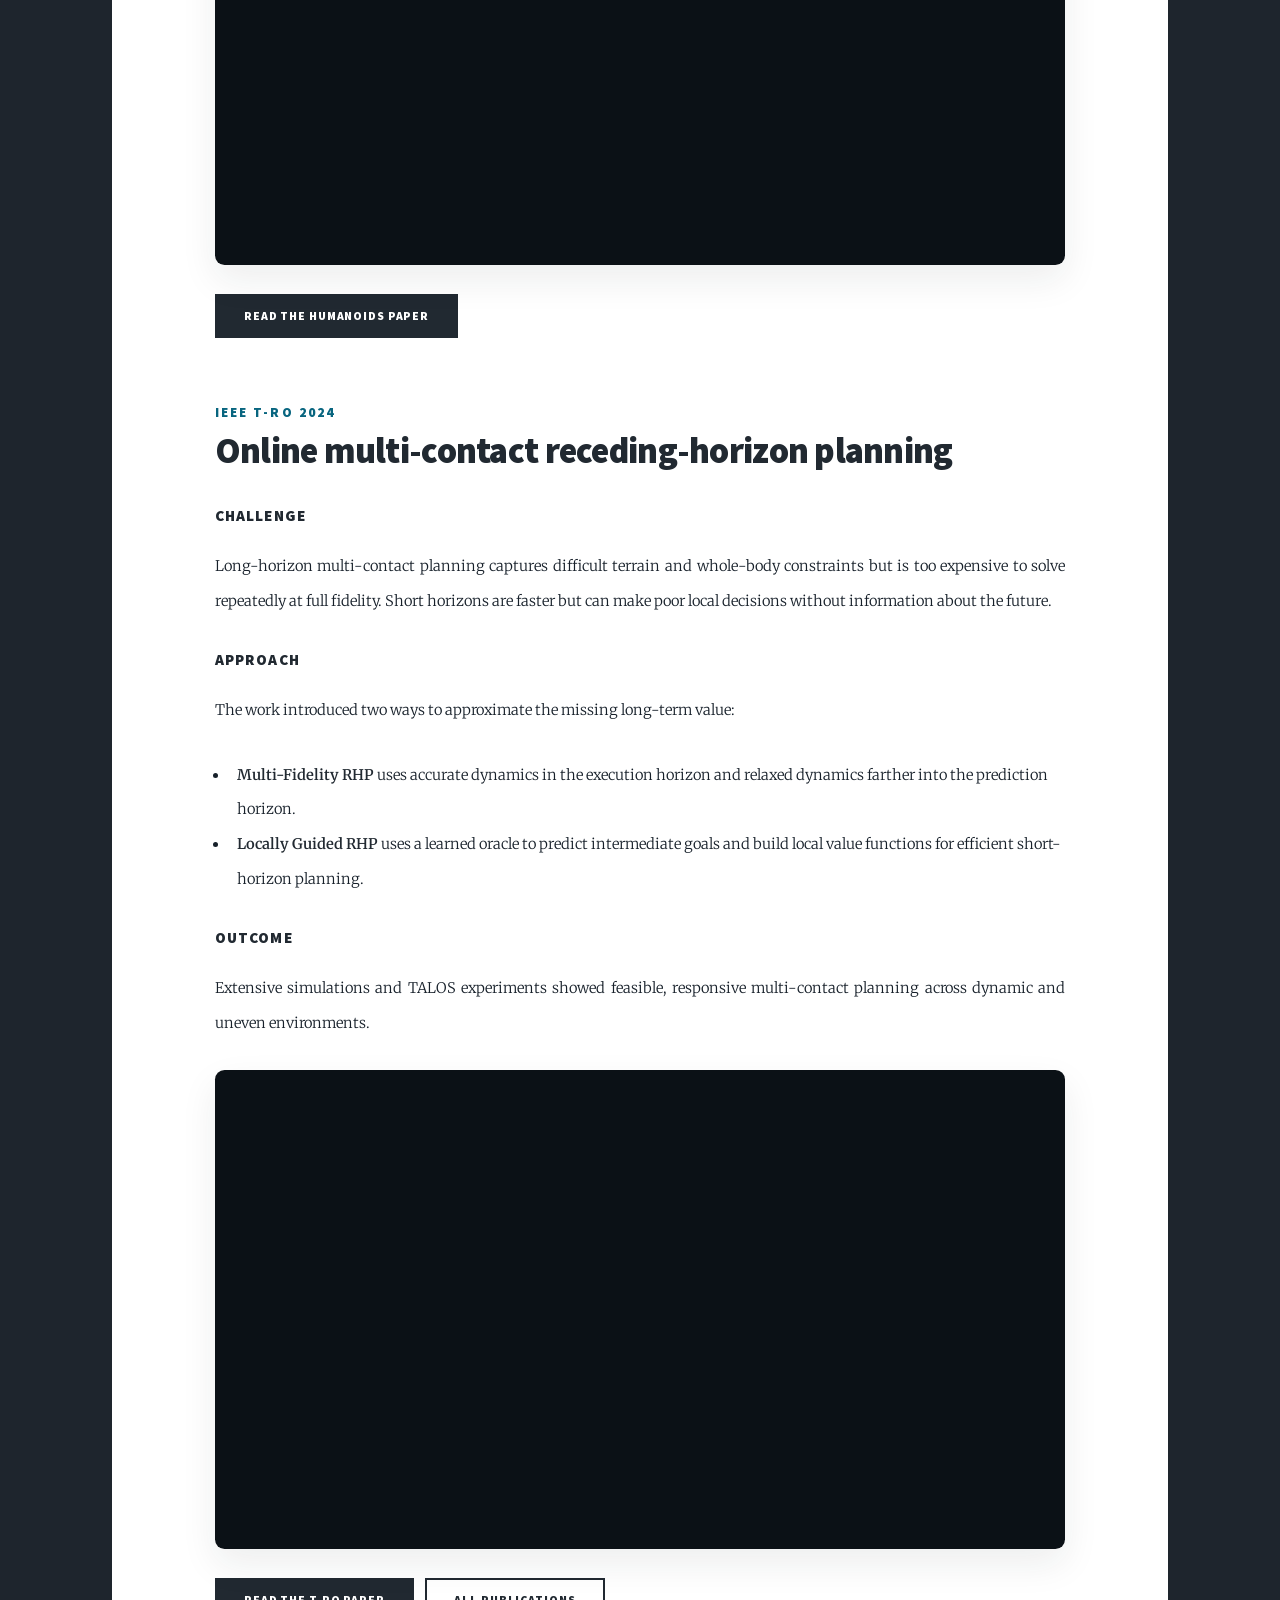
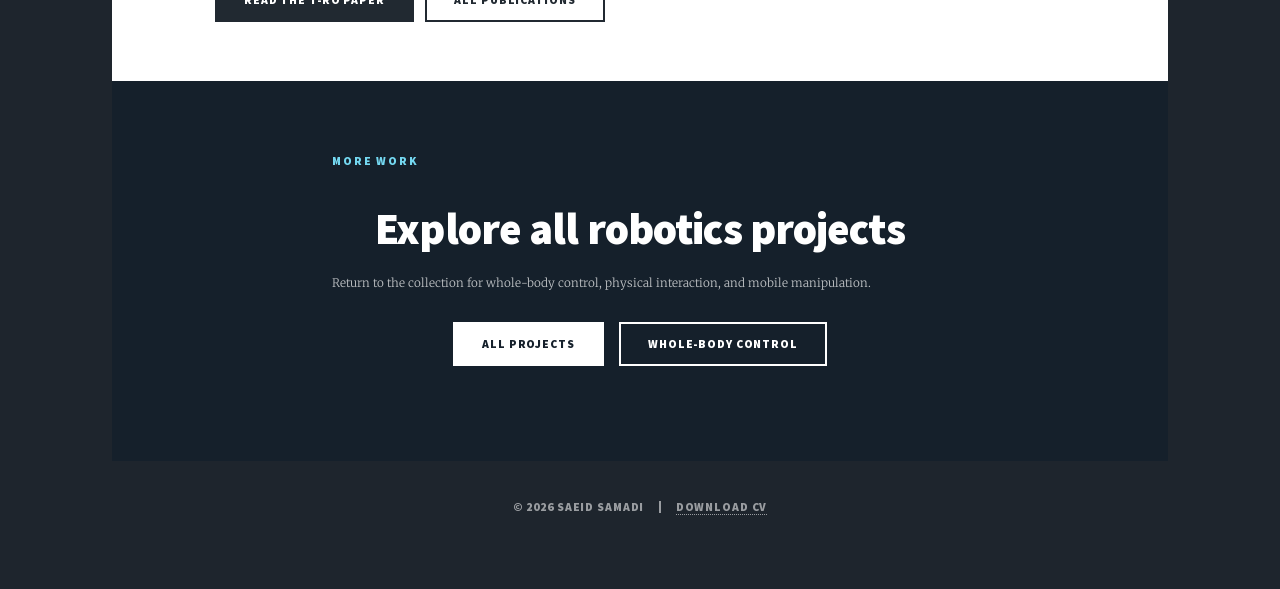
<file: projects/Planning.html>
<!DOCTYPE HTML>
<html lang="en">
	<head>
		<title>Humanoid Motion &amp; Footstep Planning | Saeid Samadi</title>
		<meta charset="utf-8" />
		<meta name="viewport" content="width=device-width, initial-scale=1" />
		<meta name="description" content="Complete footstep-solution computation and online receding-horizon multi-contact planning for humanoid robots." />
		<meta name="theme-color" content="#15202b" />
		<link rel="canonical" href="https://saeidsamadi.github.io/projects/Planning.html" />
		<meta property="og:type" content="article" />
		<meta property="og:title" content="Humanoid Motion &amp; Footstep Planning" />
		<meta property="og:description" content="Planning methods for responsive humanoid locomotion and multi-contact movement on challenging terrain." />
		<meta property="og:url" content="https://saeidsamadi.github.io/projects/Planning.html" />
		<meta property="og:image" content="https://saeidsamadi.github.io/images/projects/Planning.jpg" />
		<meta name="twitter:card" content="summary_large_image" />
		<link rel="icon" href="../assets/favicon.svg" type="image/svg+xml" />
		<link rel="stylesheet" href="../assets/css/main.css" />
		<link rel="stylesheet" href="../assets/css/portfolio.css" />
		<noscript><link rel="stylesheet" href="../assets/css/noscript.css" /></noscript>
	</head>
	<body class="is-preload">
		<a class="skip-link" href="#main">Skip to main content</a>

		<div id="wrapper">
			<header id="header">
				<a href="../index.html" class="logo">Saeid Samadi</a>
			</header>

			<nav id="nav" aria-label="Primary navigation">
				<ul class="links">
					<li><a href="../index.html">About</a></li>
					<li><a href="../education.html">Experience</a></li>
					<li class="active"><a href="../projects.html" aria-current="page">Projects</a></li>
					<li><a href="../publications.html">Publications</a></li>
					<li><a href="../insights.html">Expertise</a></li>
				</ul>
				<ul class="icons">
					<li><a href="mailto:sa.samadi74@gmail.com" class="icon solid fa-envelope"><span class="label">Email</span></a></li>
					<li><a href="https://github.com/SaeidSamadi" class="icon brands fa-github" target="_blank" rel="noopener noreferrer"><span class="label">GitHub</span></a></li>
					<li><a href="https://scholar.google.com/citations?user=oerbhTkAAAAJ&amp;hl=en" class="icon brands fa-google" target="_blank" rel="noopener noreferrer"><span class="label">Google Scholar</span></a></li>
				</ul>
			</nav>

			<main id="main">
				<article class="post">
					<a class="back-link" href="../projects.html"><span aria-hidden="true">&larr;</span> All projects</a>
					<header class="major project-header">
						<p class="eyebrow">Case study · 2022–2024</p>
						<h1>Humanoid Motion &amp; Footstep Planning</h1>
						<p class="lead">Planning methods for responsive locomotion and multi-contact movement, from complete footstep-solution sets to efficient receding-horizon replanning.</p>
						<ul class="tag-list" aria-label="Project technologies">
							<li>TALOS</li>
							<li>Footstep planning</li>
							<li>Receding horizon</li>
							<li>Value approximation</li>
							<li>GPU parallelisation</li>
						</ul>
					</header>

					<section class="project-section">
						<p class="eyebrow">Humanoids 2024</p>
						<h2>NAS: N-step computation of all footstep solutions</h2>
						<h3>Challenge</h3>
						<p>A conventional footstep planner typically returns one solution for a particular objective. In changing environments, a robot benefits from knowing the complete feasible set so it can query or reselect plans rapidly as goals and constraints evolve.</p>

						<h3>Approach</h3>
						<p>NAS computes all feasible solutions to an N-step footstep-planning problem and constructs a globally optimal policy for efficient online queries. The implementation structures the computation for manageable bilinear complexity and GPU parallelisation.</p>

						<h3>Outcome</h3>
						<p>Simulation and TALOS experiments demonstrated minimum-step planning and responsive replanning across multiple locomotion scenarios.</p>

						<div class="video-frame">
							<iframe src="https://www.youtube-nocookie.com/embed/I5yFe0ez0sI" title="NAS footstep planning experiments on TALOS" loading="lazy" allow="accelerometer; autoplay; clipboard-write; encrypted-media; gyroscope; picture-in-picture; web-share" allowfullscreen></iframe>
						</div>

						<div class="project-actions">
							<a href="https://ieeexplore.ieee.org/document/10769878" class="button primary" target="_blank" rel="noopener noreferrer">Read the Humanoids paper</a>
						</div>
					</section>

					<section class="project-section">
						<p class="eyebrow">IEEE T-RO 2024</p>
						<h2>Online multi-contact receding-horizon planning</h2>
						<h3>Challenge</h3>
						<p>Long-horizon multi-contact planning captures difficult terrain and whole-body constraints but is too expensive to solve repeatedly at full fidelity. Short horizons are faster but can make poor local decisions without information about the future.</p>

						<h3>Approach</h3>
						<p>The work introduced two ways to approximate the missing long-term value:</p>
						<ul>
							<li><strong>Multi-Fidelity RHP</strong> uses accurate dynamics in the execution horizon and relaxed dynamics farther into the prediction horizon.</li>
							<li><strong>Locally Guided RHP</strong> uses a learned oracle to predict intermediate goals and build local value functions for efficient short-horizon planning.</li>
						</ul>

						<h3>Outcome</h3>
						<p>Extensive simulations and TALOS experiments showed feasible, responsive multi-contact planning across dynamic and uneven environments.</p>

						<div class="video-frame">
							<iframe src="https://www.youtube-nocookie.com/embed/STBYJl7jvsg" title="Receding-horizon multi-contact planning experiments on TALOS" loading="lazy" allow="accelerometer; autoplay; clipboard-write; encrypted-media; gyroscope; picture-in-picture; web-share" allowfullscreen></iframe>
						</div>

						<div class="project-actions">
							<a href="https://ieeexplore.ieee.org/document/10506550" class="button primary" target="_blank" rel="noopener noreferrer">Read the T-RO paper</a>
							<a href="../publications.html" class="button">All publications</a>
						</div>
					</section>
				</article>
			</main>

			<footer id="footer" class="site-footer">
				<section class="contact-cta">
					<p class="eyebrow">More work</p>
					<h2>Explore all robotics projects</h2>
					<p>Return to the collection for whole-body control, physical interaction, and mobile manipulation.</p>
					<ul class="actions">
						<li><a href="../projects.html" class="button primary">All projects</a></li>
						<li><a href="WBC.html" class="button">Whole-body control</a></li>
					</ul>
				</section>
			</footer>

			<div id="copyright">
				<ul><li>&copy; 2026 Saeid Samadi</li><li><a href="../static/Saeid_Samadi_CV.pdf" target="_blank" rel="noopener">Download CV</a></li></ul>
			</div>
		</div>

		<script src="../assets/js/jquery.min.js"></script>
		<script src="../assets/js/jquery.scrollex.min.js"></script>
		<script src="../assets/js/jquery.scrolly.min.js"></script>
		<script src="../assets/js/browser.min.js"></script>
		<script src="../assets/js/breakpoints.min.js"></script>
		<script src="../assets/js/util.js"></script>
		<script src="../assets/js/main.js"></script>
	</body>
</html>
</file>
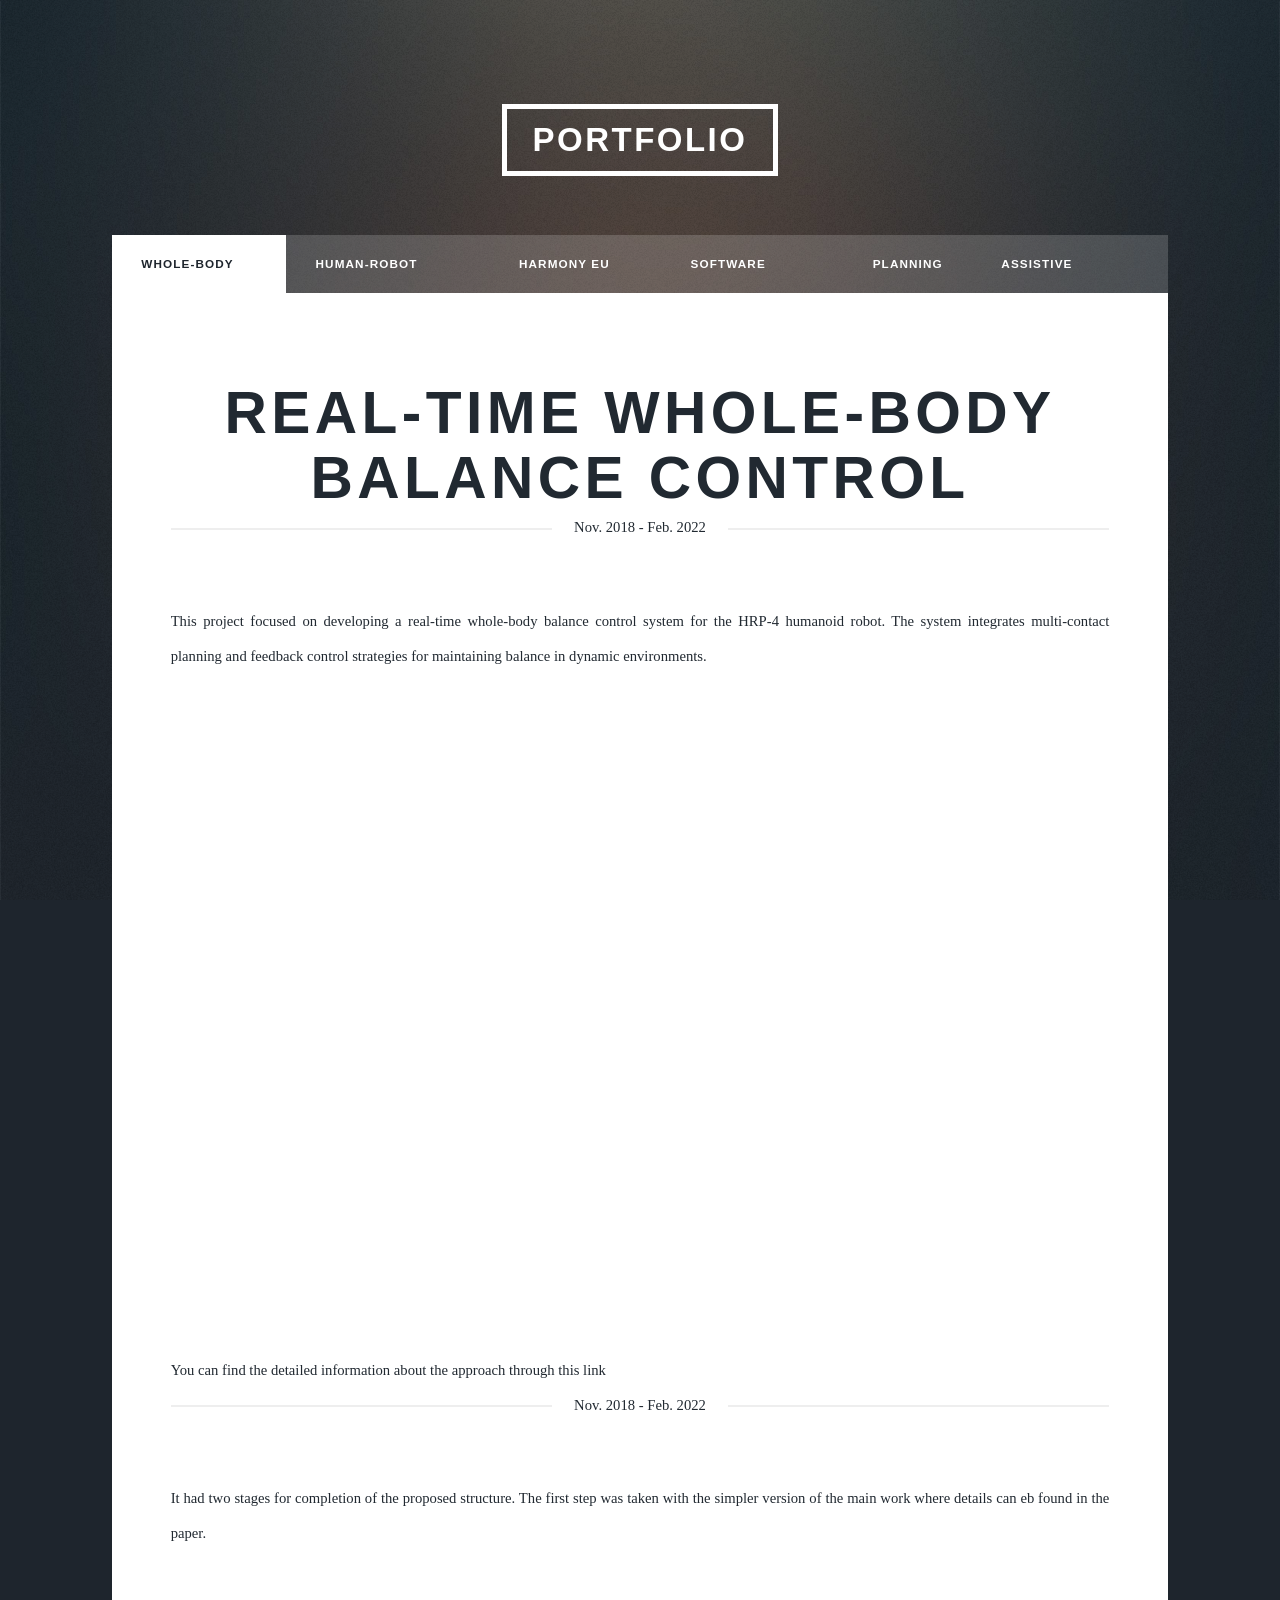
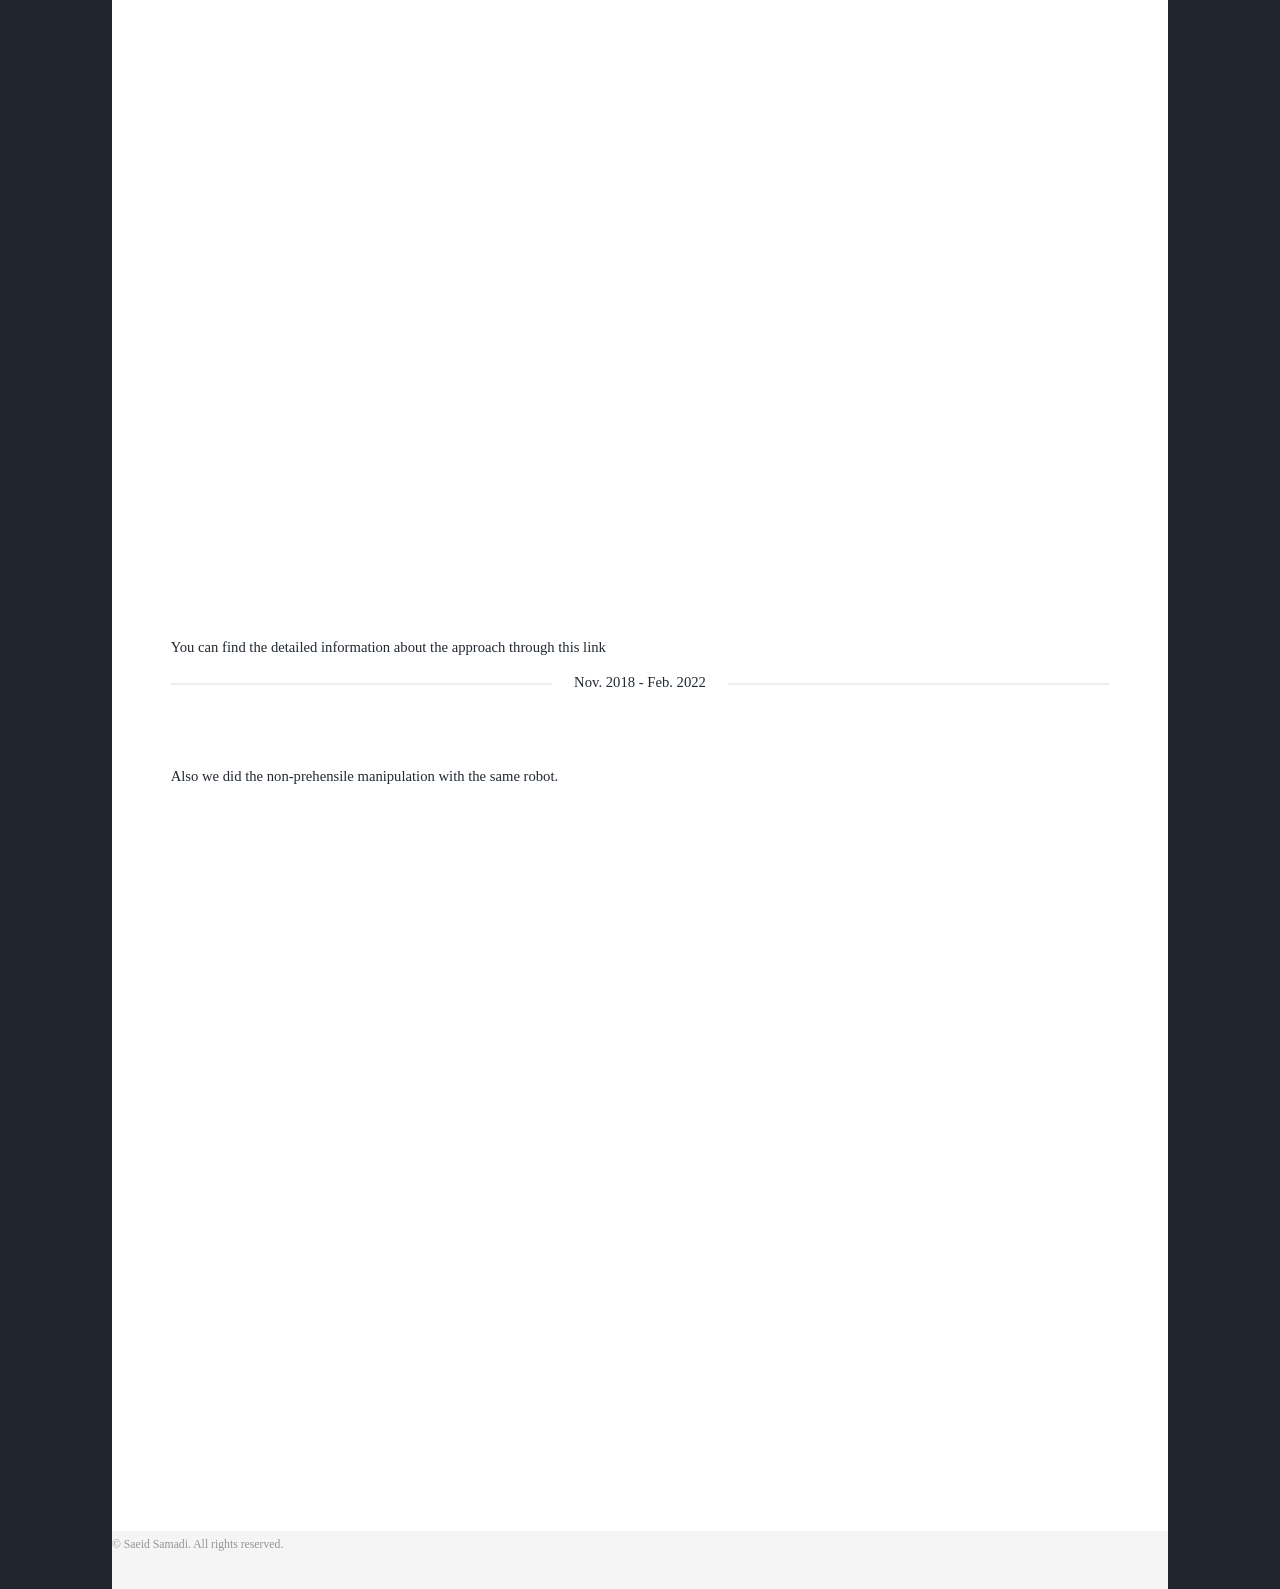
<file: projects/project01.html>
<!DOCTYPE HTML>
<html>
	<head>
		<title>Real-Time Whole-Body Balance Control</title>
		<meta charset="utf-8" />
		<meta name="viewport" content="width=device-width, initial-scale=1, user-scalable=no" />
		<link rel="stylesheet" href="../assets/css/main.css" />
		<noscript><link rel="stylesheet" href="../assets/css/noscript.css" /></noscript>
	</head>
	<body class="is-preload">

		<!-- Wrapper -->
		<div id="wrapper">

			<!-- Header -->
			<header id="header">
				<a href="../index.html" class="logo">Portfolio</a>
			</header>

			<!-- Nav -->
			<nav id="nav">
				<ul class="links">
					<li class="active"><a href="project01.html">Whole-Body Balance</a></li>
					<li><a href="education.html">Human-Robot Interaction</a></li>
					<li><a href="projects.html">Harmony EU Project</a></li>
					<li><a href="publications.html">Software Integration</a></li>
					<li><a href="insights.html">Planning</a></li>
					<li><a href="insights.html">Assistive Autonomy</a></li>
				</ul>
			</nav>

			<!-- Main Content -->
			<div id="main">
				<section class="post">
					<header class="major">
						<h1><a href="project01.html">Real-Time Whole-Body Balance Control</a></h1>
						<span class="date">Nov. 2018 - Feb. 2022</span>
					</header>
					<p>
						This project focused on developing a real-time whole-body balance control system for the HRP-4 humanoid robot. 
						The system integrates multi-contact planning and feedback control strategies for maintaining balance in dynamic environments.
					</p>
					<div style="display: flex; justify-content: center; align-items: center; height: 100%; margin: 20px 0;">
					    <iframe 
						width="1120" 
						height="630" 
						src="https://www.youtube.com/embed/cFYd9oQueRE" 
						title="YouTube video player" 
						frameborder="0" 
						allow="accelerometer; autoplay; clipboard-write; encrypted-media; gyroscope; picture-in-picture" 
						allowfullscreen>
					    </iframe>
					</div>
					<p>
						You can find the detailed information about the approach through this link
					</p>
					<header class="major">
						<span class="date">Nov. 2018 - Feb. 2022</span>
					</header>
					<p>
						It had two stages for completion of the proposed structure.
						The first step was taken with the simpler version of the main work where details can eb found in the paper.
					</p>
					<div style="display: flex; justify-content: center; align-items: center; height: 100%; margin: 20px 0;">
					    <iframe 
						width="1120" 
						height="630" 
						src="https://www.youtube.com/embed/Wai-Lp4e5FE" 
						title="YouTube video player" 
						frameborder="0" 
						allow="accelerometer; autoplay; clipboard-write; encrypted-media; gyroscope; picture-in-picture" 
						allowfullscreen>
					    </iframe>
					</div>
					<p>
						You can find the detailed information about the approach through this link
					</p>
					<header class="major">
						<span class="date">Nov. 2018 - Feb. 2022</span>
					</header>
					<p>
						Also we did the non-prehensile manipulation with the same robot.
					</p>
					<div style="display: flex; justify-content: center; align-items: center; height: 100%; margin: 20px 0;">
					    <iframe 
						width="1120" 
						height="630" 
						src="https://www.youtube.com/embed/QLtO3rb4_NY" 
						title="YouTube video player" 
						frameborder="0" 
						allow="accelerometer; autoplay; clipboard-write; encrypted-media; gyroscope; picture-in-picture" 
						allowfullscreen>
					    </iframe>
					</div>

				</section>
			</div>

			<!-- Footer -->
			<footer id="footer">
				<p>&copy; Saeid Samadi. All rights reserved.</p>
			</footer>

		</div>

		<!-- Scripts -->
		<script src="../assets/js/jquery.min.js"></script>
		<script src="../assets/js/jquery.scrollex.min.js"></script>
		<script src="../assets/js/jquery.scrolly.min.js"></script>
		<script src="../assets/js/browser.min.js"></script>
		<script src="../assets/js/breakpoints.min.js"></script>
		<script src="../assets/js/util.js"></script>
		<script src="../assets/js/main.js"></script>

	</body>
</html>
</file>
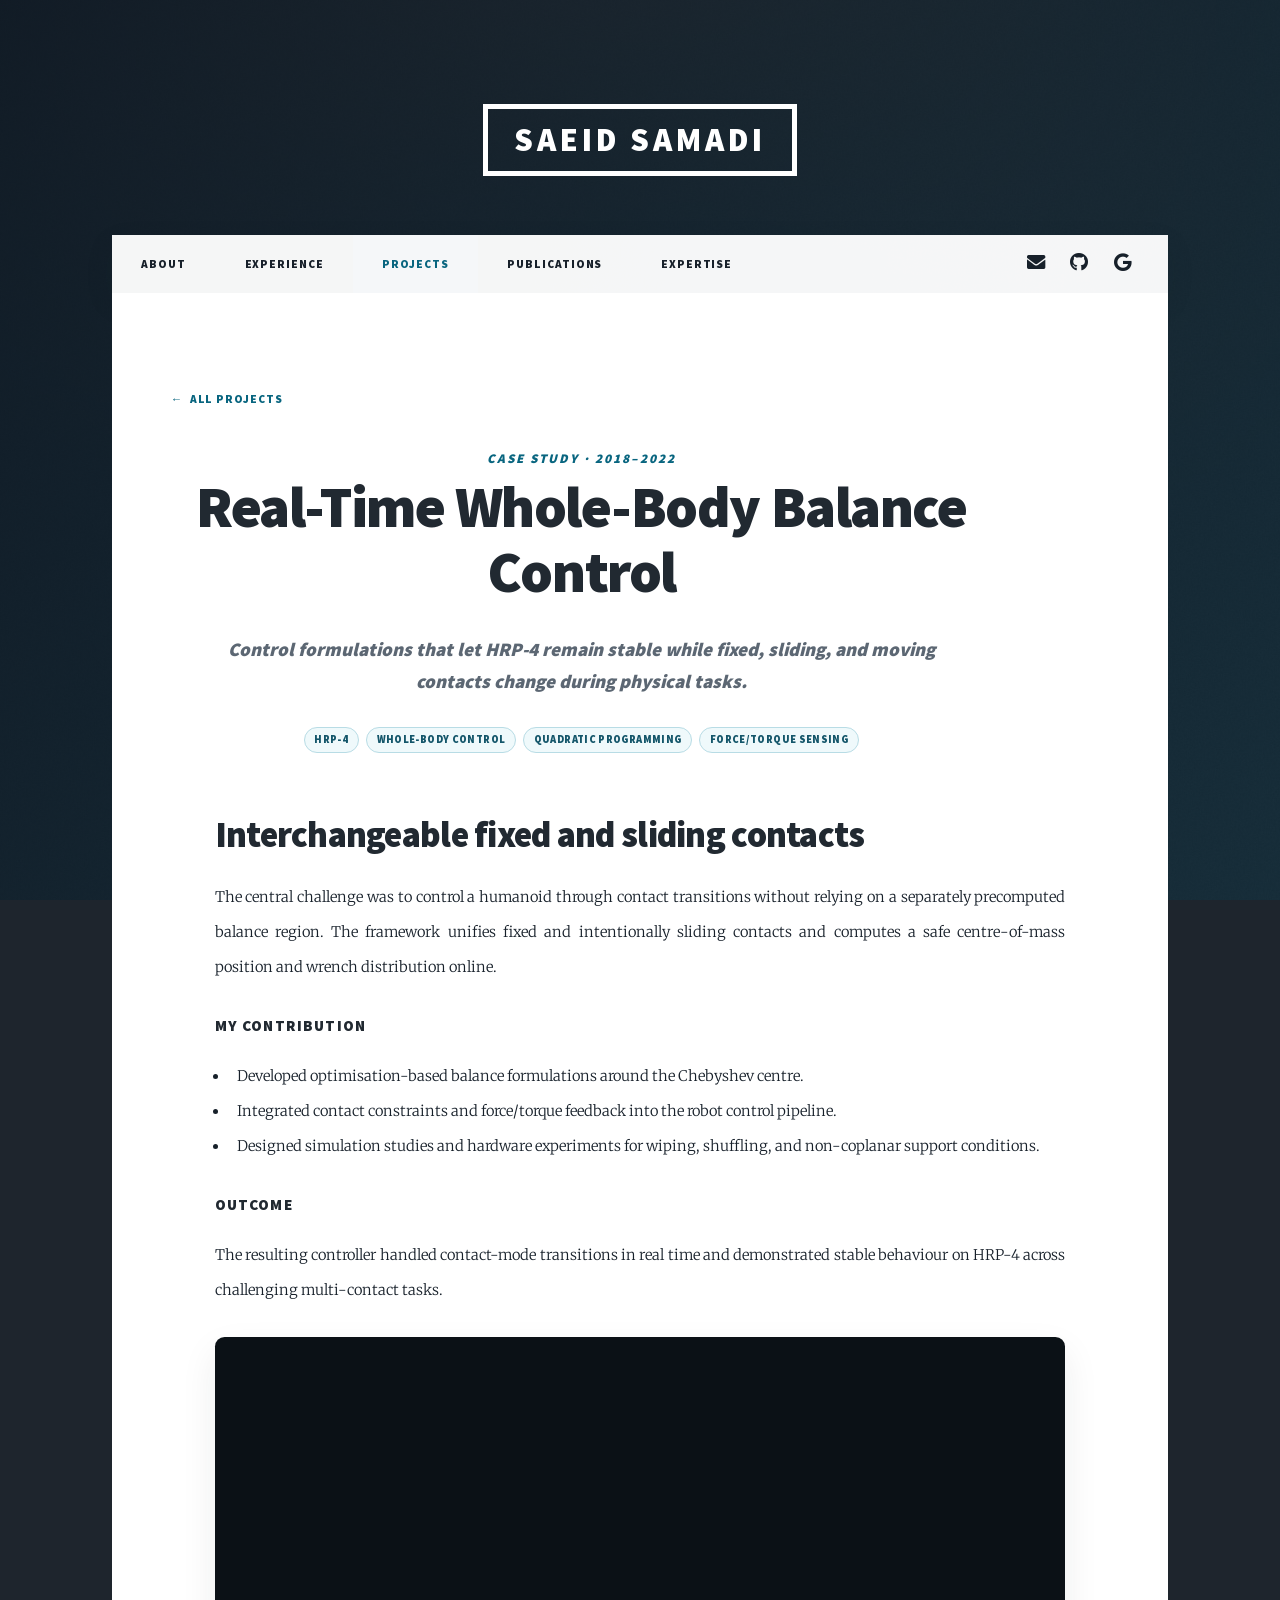
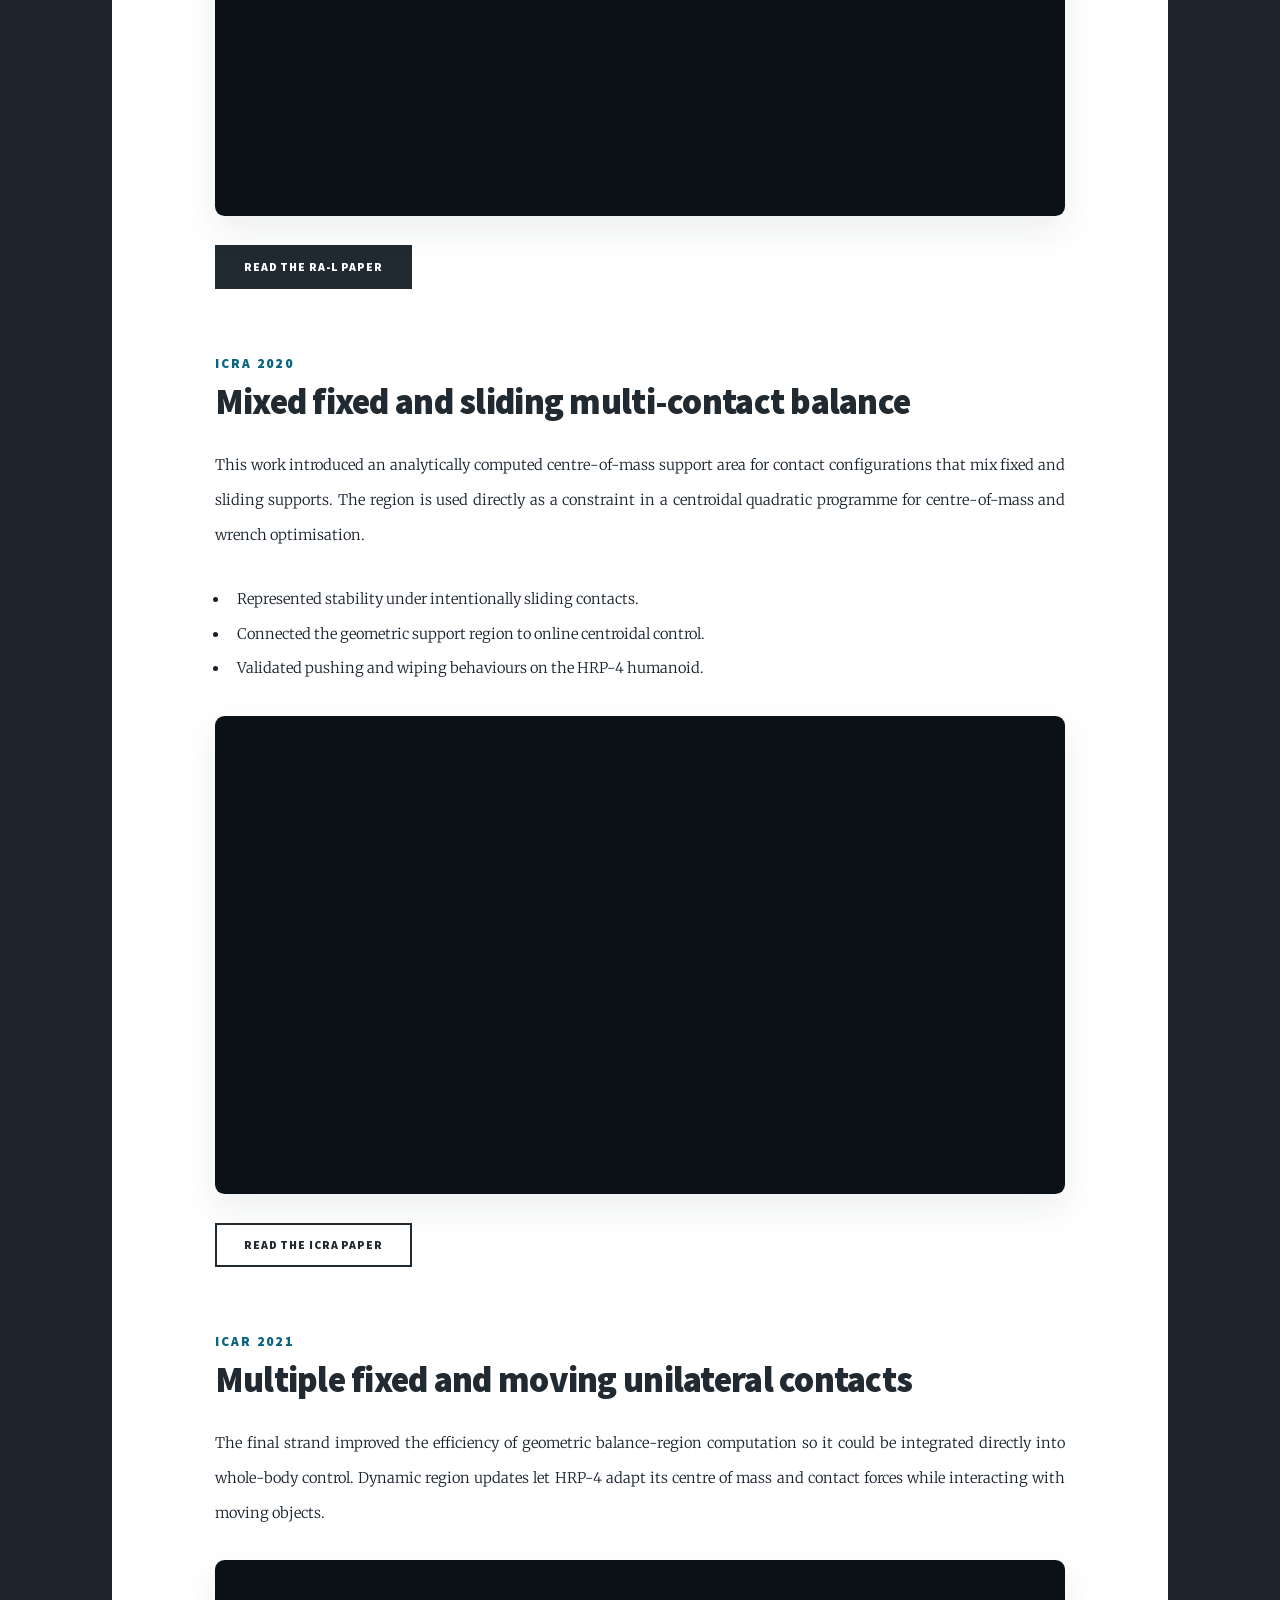
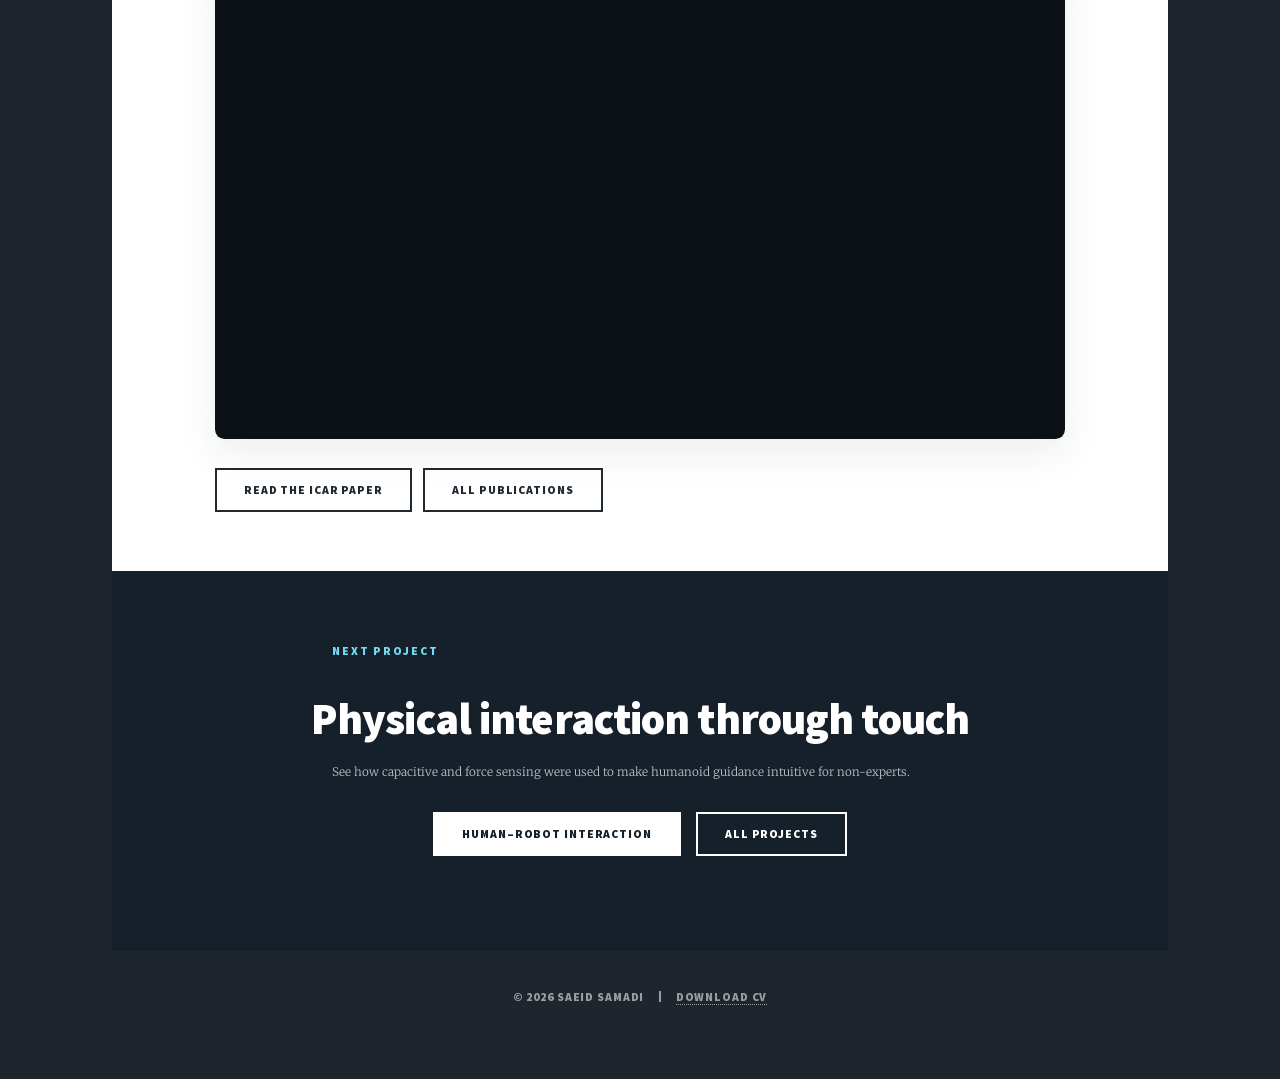
<file: projects/WBC.html>
<!DOCTYPE HTML>
<html lang="en">
	<head>
		<title>Real-Time Whole-Body Balance Control | Saeid Samadi</title>
		<meta charset="utf-8" />
		<meta name="viewport" content="width=device-width, initial-scale=1" />
		<meta name="description" content="Real-time whole-body balance control for HRP-4 under fixed, sliding, and moving multi-contact conditions." />
		<meta name="theme-color" content="#15202b" />
		<link rel="canonical" href="https://saeidsamadi.github.io/projects/WBC.html" />
		<meta property="og:type" content="article" />
		<meta property="og:title" content="Real-Time Whole-Body Balance Control" />
		<meta property="og:description" content="A research programme enabling HRP-4 to balance through fixed, sliding, and moving contacts." />
		<meta property="og:url" content="https://saeidsamadi.github.io/projects/WBC.html" />
		<meta property="og:image" content="https://saeidsamadi.github.io/images/projects/WBC.jpg" />
		<meta name="twitter:card" content="summary_large_image" />
		<link rel="icon" href="../assets/favicon.svg" type="image/svg+xml" />
		<link rel="stylesheet" href="../assets/css/main.css" />
		<link rel="stylesheet" href="../assets/css/portfolio.css" />
		<noscript><link rel="stylesheet" href="../assets/css/noscript.css" /></noscript>
	</head>
	<body class="is-preload">
		<a class="skip-link" href="#main">Skip to main content</a>

		<div id="wrapper">
			<header id="header">
				<a href="../index.html" class="logo">Saeid Samadi</a>
			</header>

			<nav id="nav" aria-label="Primary navigation">
				<ul class="links">
					<li><a href="../index.html">About</a></li>
					<li><a href="../education.html">Experience</a></li>
					<li class="active"><a href="../projects.html" aria-current="page">Projects</a></li>
					<li><a href="../publications.html">Publications</a></li>
					<li><a href="../insights.html">Expertise</a></li>
				</ul>
				<ul class="icons">
					<li><a href="mailto:sa.samadi74@gmail.com" class="icon solid fa-envelope"><span class="label">Email</span></a></li>
					<li><a href="https://github.com/SaeidSamadi" class="icon brands fa-github" target="_blank" rel="noopener noreferrer"><span class="label">GitHub</span></a></li>
					<li><a href="https://scholar.google.com/citations?user=oerbhTkAAAAJ&amp;hl=en" class="icon brands fa-google" target="_blank" rel="noopener noreferrer"><span class="label">Google Scholar</span></a></li>
				</ul>
			</nav>

			<main id="main">
				<article class="post">
					<a class="back-link" href="../projects.html"><span aria-hidden="true">&larr;</span> All projects</a>
					<header class="major project-header">
						<p class="eyebrow">Case study · 2018–2022</p>
						<h1>Real-Time Whole-Body Balance Control</h1>
						<p class="lead">Control formulations that let HRP-4 remain stable while fixed, sliding, and moving contacts change during physical tasks.</p>
						<ul class="tag-list" aria-label="Project technologies">
							<li>HRP-4</li>
							<li>Whole-body control</li>
							<li>Quadratic programming</li>
							<li>Force/torque sensing</li>
						</ul>
					</header>

					<section class="project-section">
						<h2>Interchangeable fixed and sliding contacts</h2>
						<p>The central challenge was to control a humanoid through contact transitions without relying on a separately precomputed balance region. The framework unifies fixed and intentionally sliding contacts and computes a safe centre-of-mass position and wrench distribution online.</p>
						<h3>My contribution</h3>
						<ul>
							<li>Developed optimisation-based balance formulations around the Chebyshev centre.</li>
							<li>Integrated contact constraints and force/torque feedback into the robot control pipeline.</li>
							<li>Designed simulation studies and hardware experiments for wiping, shuffling, and non-coplanar support conditions.</li>
						</ul>
						<h3>Outcome</h3>
						<p>The resulting controller handled contact-mode transitions in real time and demonstrated stable behaviour on HRP-4 across challenging multi-contact tasks.</p>
						<div class="video-frame">
							<iframe src="https://www.youtube-nocookie.com/embed/cFYd9oQueRE" title="HRP-4 interchangeable fixed and sliding contact experiments" loading="lazy" allow="accelerometer; autoplay; clipboard-write; encrypted-media; gyroscope; picture-in-picture; web-share" allowfullscreen></iframe>
						</div>
						<div class="project-actions">
							<a href="https://ieeexplore.ieee.org/document/9380971" class="button primary" target="_blank" rel="noopener noreferrer">Read the RA-L paper</a>
						</div>
					</section>

					<section class="project-section">
						<p class="eyebrow">ICRA 2020</p>
						<h2>Mixed fixed and sliding multi-contact balance</h2>
						<p>This work introduced an analytically computed centre-of-mass support area for contact configurations that mix fixed and sliding supports. The region is used directly as a constraint in a centroidal quadratic programme for centre-of-mass and wrench optimisation.</p>
						<ul>
							<li>Represented stability under intentionally sliding contacts.</li>
							<li>Connected the geometric support region to online centroidal control.</li>
							<li>Validated pushing and wiping behaviours on the HRP-4 humanoid.</li>
						</ul>
						<div class="video-frame">
							<iframe src="https://www.youtube-nocookie.com/embed/Wai-Lp4e5FE" title="HRP-4 fixed and sliding multi-contact balance experiments" loading="lazy" allow="accelerometer; autoplay; clipboard-write; encrypted-media; gyroscope; picture-in-picture; web-share" allowfullscreen></iframe>
						</div>
						<div class="project-actions">
							<a href="https://ieeexplore.ieee.org/document/9197253" class="button" target="_blank" rel="noopener noreferrer">Read the ICRA paper</a>
						</div>
					</section>

					<section class="project-section">
						<p class="eyebrow">ICAR 2021</p>
						<h2>Multiple fixed and moving unilateral contacts</h2>
						<p>The final strand improved the efficiency of geometric balance-region computation so it could be integrated directly into whole-body control. Dynamic region updates let HRP-4 adapt its centre of mass and contact forces while interacting with moving objects.</p>
						<div class="video-frame">
							<iframe src="https://www.youtube-nocookie.com/embed/QLtO3rb4_NY" title="HRP-4 control with fixed and moving unilateral contacts" loading="lazy" allow="accelerometer; autoplay; clipboard-write; encrypted-media; gyroscope; picture-in-picture; web-share" allowfullscreen></iframe>
						</div>
						<div class="project-actions">
							<a href="https://ieeexplore.ieee.org/document/9659359" class="button" target="_blank" rel="noopener noreferrer">Read the ICAR paper</a>
							<a href="../publications.html" class="button">All publications</a>
						</div>
					</section>
				</article>
			</main>

			<footer id="footer" class="site-footer">
				<section class="contact-cta">
					<p class="eyebrow">Next project</p>
					<h2>Physical interaction through touch</h2>
					<p>See how capacitive and force sensing were used to make humanoid guidance intuitive for non-experts.</p>
					<ul class="actions">
						<li><a href="HRI.html" class="button primary">Human–robot interaction</a></li>
						<li><a href="../projects.html" class="button">All projects</a></li>
					</ul>
				</section>
			</footer>

			<div id="copyright">
				<ul><li>&copy; 2026 Saeid Samadi</li><li><a href="../static/Saeid_Samadi_CV.pdf" target="_blank" rel="noopener">Download CV</a></li></ul>
			</div>
		</div>

		<script src="../assets/js/jquery.min.js"></script>
		<script src="../assets/js/jquery.scrollex.min.js"></script>
		<script src="../assets/js/jquery.scrolly.min.js"></script>
		<script src="../assets/js/browser.min.js"></script>
		<script src="../assets/js/breakpoints.min.js"></script>
		<script src="../assets/js/util.js"></script>
		<script src="../assets/js/main.js"></script>
	</body>
</html>
</file>
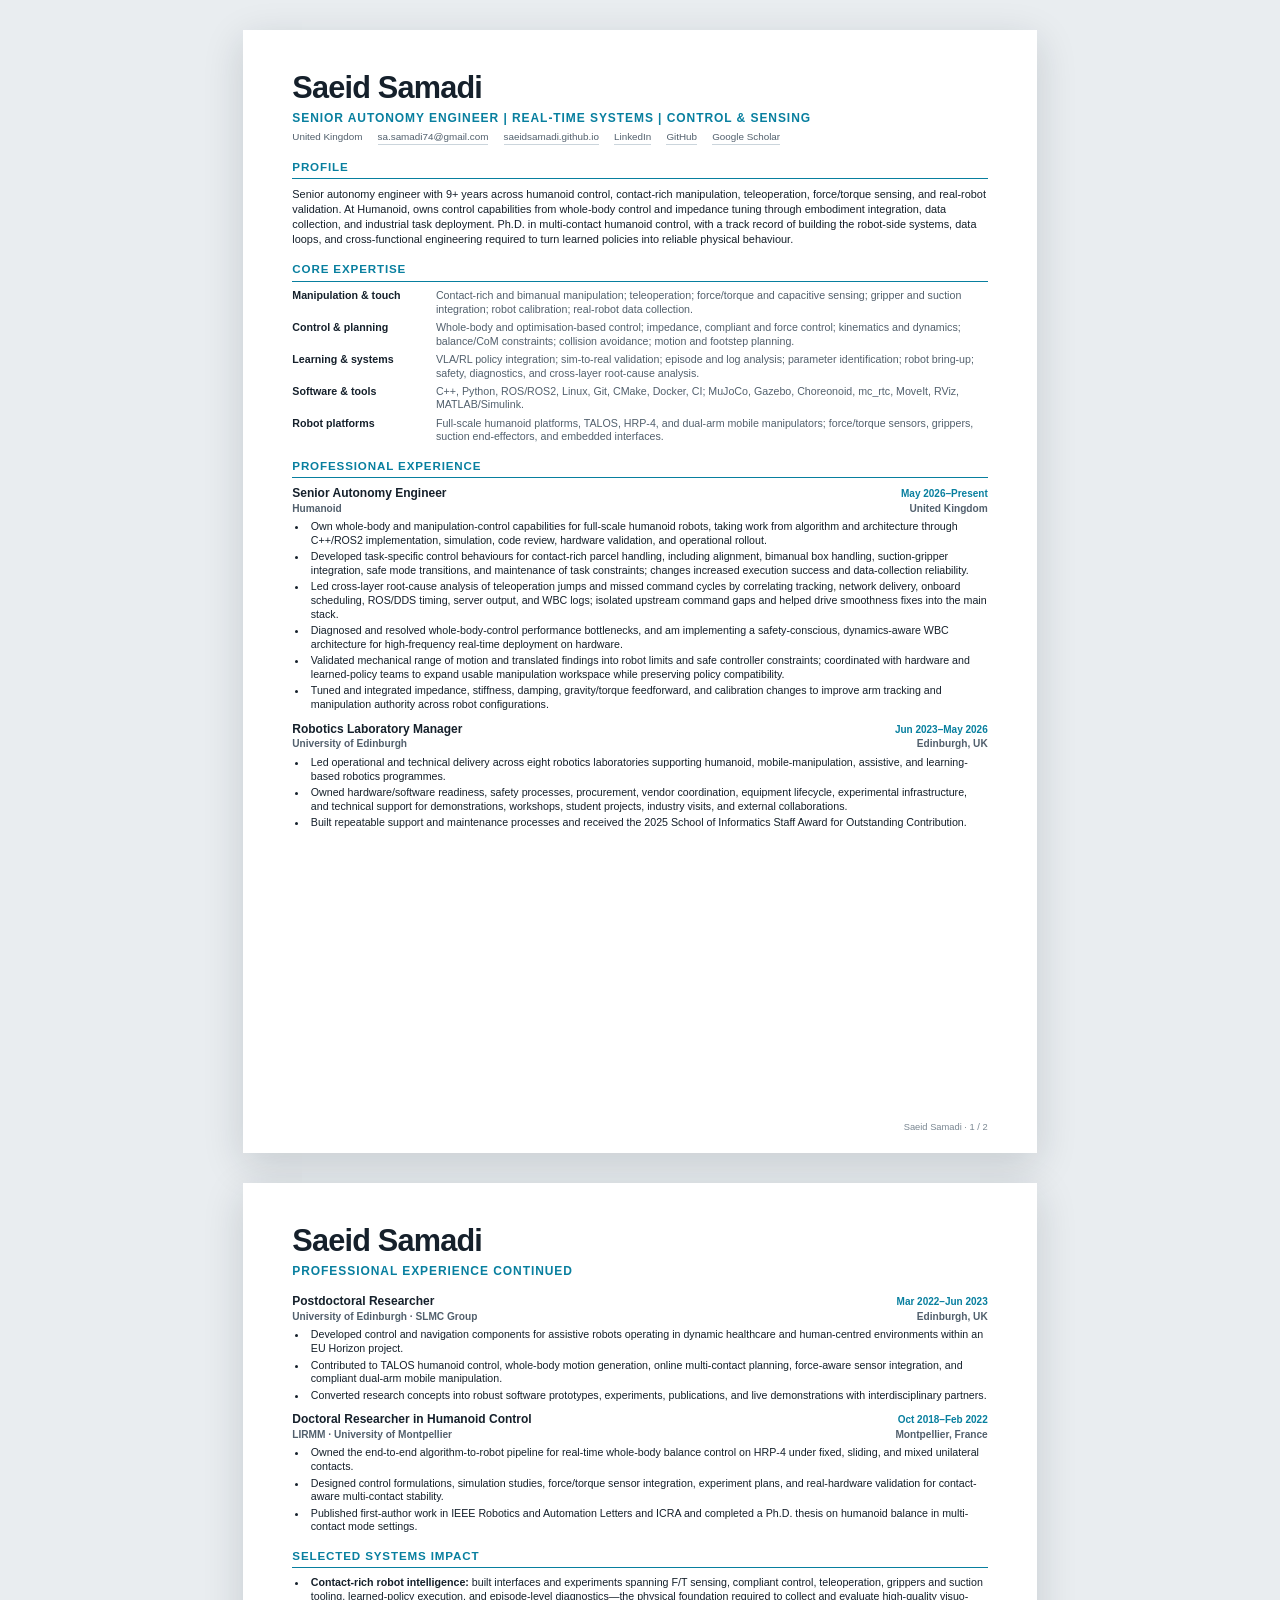
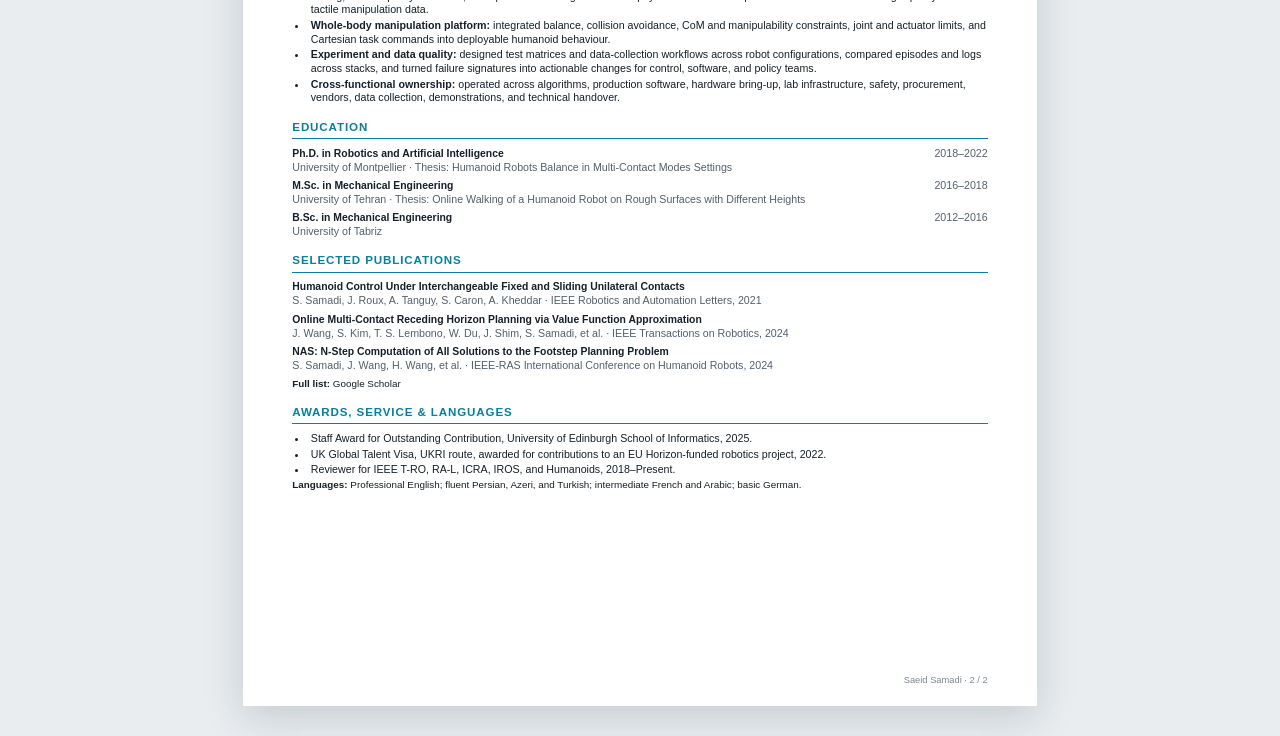
<file: static/cv.html>
<!DOCTYPE html>
<html lang="en">
	<head>
		<meta charset="utf-8" />
		<meta name="viewport" content="width=device-width, initial-scale=1" />
		<title>Saeid Samadi — CV</title>
		<style>
			:root {
				--ink: #15202b;
				--muted: #52606d;
				--accent: #087f9f;
				--line: #cbd5dc;
			}

			* {
				box-sizing: border-box;
			}

			@page {
				size: A4;
				margin: 0;
			}

			html,
			body {
				margin: 0;
				padding: 0;
				background: #e9edf0;
				color: var(--ink);
				font-family: Arial, Helvetica, sans-serif;
				font-size: 8pt;
				line-height: 1.28;
			}

			a {
				color: inherit;
				text-decoration: none;
			}

			.page {
				position: relative;
				width: 210mm;
				min-height: 297mm;
				margin: 8mm auto;
				padding: 11mm 13mm 10mm;
				background: #fff;
				box-shadow: 0 3mm 10mm rgba(21, 32, 43, 0.16);
				page-break-after: always;
			}

			.page:last-child {
				page-break-after: auto;
			}

			.name {
				margin: 0;
				font-size: 23pt;
				font-weight: 800;
				letter-spacing: -0.6pt;
				line-height: 1;
			}

			.title {
				margin: 2.2mm 0 1.4mm;
				color: var(--accent);
				font-size: 9pt;
				font-weight: 800;
				letter-spacing: 0.7pt;
				text-transform: uppercase;
			}

			.contact {
				display: flex;
				flex-wrap: wrap;
				gap: 1mm 4mm;
				color: var(--muted);
				font-size: 7.4pt;
			}

			.contact a {
				border-bottom: 0.2mm solid var(--line);
			}

			.section {
				margin-top: 4mm;
			}

			.section-title {
				margin: 0 0 2mm;
				padding-bottom: 0.9mm;
				border-bottom: 0.45mm solid var(--accent);
				color: var(--accent);
				font-size: 8.7pt;
				font-weight: 800;
				letter-spacing: 0.65pt;
				text-transform: uppercase;
			}

			p {
				margin: 0;
			}

			.profile {
				font-size: 8.2pt;
				line-height: 1.38;
			}

			.expertise {
				display: grid;
				gap: 1.2mm;
			}

			.expertise-row {
				display: grid;
				grid-template-columns: 35mm 1fr;
				gap: 3mm;
			}

			.expertise-row strong {
				color: var(--ink);
			}

			.expertise-row span {
				color: var(--muted);
			}

			.role {
				margin-top: 2.6mm;
			}

			.role:first-of-type {
				margin-top: 0;
			}

			.role-header {
				display: grid;
				grid-template-columns: 1fr auto;
				gap: 4mm;
				align-items: baseline;
			}

			.role h3 {
				margin: 0;
				font-size: 9pt;
				font-weight: 800;
			}

			.role-dates {
				color: var(--accent);
				font-size: 7.5pt;
				font-weight: 700;
			}

			.organisation {
				display: flex;
				justify-content: space-between;
				margin-top: 0.4mm;
				color: var(--muted);
				font-size: 7.6pt;
				font-weight: 700;
			}

			ul {
				margin: 1.2mm 0 0;
				padding-left: 4.2mm;
			}

			li {
				margin: 0 0 0.75mm;
				padding-left: 0.7mm;
			}

			.compact-list li {
				margin-bottom: 0.55mm;
			}

			.education-row,
			.publication {
				display: grid;
				grid-template-columns: 1fr auto;
				gap: 4mm;
				margin-bottom: 1.25mm;
			}

			.education-row strong,
			.publication strong {
				font-size: 7.8pt;
			}

			.education-row span,
			.publication span {
				color: var(--muted);
			}

			.publication {
				grid-template-columns: 1fr;
				gap: 0.2mm;
			}

			.two-column {
				display: grid;
				grid-template-columns: 1fr 1fr;
				gap: 5mm;
			}

			.small {
				font-size: 7.4pt;
			}

			.page-number {
				position: absolute;
				right: 13mm;
				bottom: 5mm;
				color: #7a8792;
				font-size: 7pt;
			}

			@media print {
				html,
				body {
					background: #fff;
				}

				.page {
					margin: 0;
					box-shadow: none;
				}
			}

			@media screen and (max-width: 800px) {
				.page {
					width: 100%;
					min-height: 0;
					margin: 0;
					padding: 8vw;
					box-shadow: none;
				}

				.two-column {
					grid-template-columns: 1fr;
				}
			}
		</style>
	</head>
	<body>
		<main>
			<section class="page">
				<header>
					<h1 class="name">Saeid Samadi</h1>
					<p class="title">Senior Autonomy Engineer | Real-Time Systems | Control &amp; Sensing</p>
					<div class="contact">
						<span>United Kingdom</span>
						<a href="mailto:sa.samadi74@gmail.com">sa.samadi74@gmail.com</a>
						<a href="https://saeidsamadi.github.io">saeidsamadi.github.io</a>
						<a href="https://linkedin.com/in/saeid-samadi-6ab86ba9">LinkedIn</a>
						<a href="https://github.com/saeidsamadi">GitHub</a>
						<a href="https://scholar.google.com/citations?user=oerbhTkAAAAJ">Google Scholar</a>
					</div>
				</header>

				<section class="section">
					<h2 class="section-title">Profile</h2>
					<p class="profile">Senior autonomy engineer with 9+ years across humanoid control, contact-rich manipulation, teleoperation, force/torque sensing, and real-robot validation. At Humanoid, owns control capabilities from whole-body control and impedance tuning through embodiment integration, data collection, and industrial task deployment. Ph.D. in multi-contact humanoid control, with a track record of building the robot-side systems, data loops, and cross-functional engineering required to turn learned policies into reliable physical behaviour.</p>
				</section>

				<section class="section">
					<h2 class="section-title">Core Expertise</h2>
					<div class="expertise">
						<div class="expertise-row"><strong>Manipulation &amp; touch</strong><span>Contact-rich and bimanual manipulation; teleoperation; force/torque and capacitive sensing; gripper and suction integration; robot calibration; real-robot data collection.</span></div>
						<div class="expertise-row"><strong>Control &amp; planning</strong><span>Whole-body and optimisation-based control; impedance, compliant and force control; kinematics and dynamics; balance/CoM constraints; collision avoidance; motion and footstep planning.</span></div>
						<div class="expertise-row"><strong>Learning &amp; systems</strong><span>VLA/RL policy integration; sim-to-real validation; episode and log analysis; parameter identification; robot bring-up; safety, diagnostics, and cross-layer root-cause analysis.</span></div>
						<div class="expertise-row"><strong>Software &amp; tools</strong><span>C++, Python, ROS/ROS2, Linux, Git, CMake, Docker, CI; MuJoCo, Gazebo, Choreonoid, mc_rtc, MoveIt, RViz, MATLAB/Simulink.</span></div>
						<div class="expertise-row"><strong>Robot platforms</strong><span>Full-scale humanoid platforms, TALOS, HRP-4, and dual-arm mobile manipulators; force/torque sensors, grippers, suction end-effectors, and embedded interfaces.</span></div>
					</div>
				</section>

				<section class="section">
					<h2 class="section-title">Professional Experience</h2>

					<article class="role">
						<div class="role-header">
							<h3>Senior Autonomy Engineer</h3>
							<span class="role-dates">May 2026–Present</span>
						</div>
						<div class="organisation"><span>Humanoid</span><span>United Kingdom</span></div>
						<ul>
							<li>Own whole-body and manipulation-control capabilities for full-scale humanoid robots, taking work from algorithm and architecture through C++/ROS2 implementation, simulation, code review, hardware validation, and operational rollout.</li>
							<li>Developed task-specific control behaviours for contact-rich parcel handling, including alignment, bimanual box handling, suction-gripper integration, safe mode transitions, and maintenance of task constraints; changes increased execution success and data-collection reliability.</li>
							<li>Led cross-layer root-cause analysis of teleoperation jumps and missed command cycles by correlating tracking, network delivery, onboard scheduling, ROS/DDS timing, server output, and WBC logs; isolated upstream command gaps and helped drive smoothness fixes into the main stack.</li>
							<li>Diagnosed and resolved whole-body-control performance bottlenecks, and am implementing a safety-conscious, dynamics-aware WBC architecture for high-frequency real-time deployment on hardware.</li>
							<li>Validated mechanical range of motion and translated findings into robot limits and safe controller constraints; coordinated with hardware and learned-policy teams to expand usable manipulation workspace while preserving policy compatibility.</li>
							<li>Tuned and integrated impedance, stiffness, damping, gravity/torque feedforward, and calibration changes to improve arm tracking and manipulation authority across robot configurations.</li>
						</ul>
					</article>

					<article class="role">
						<div class="role-header">
							<h3>Robotics Laboratory Manager</h3>
							<span class="role-dates">Jun 2023–May 2026</span>
						</div>
						<div class="organisation"><span>University of Edinburgh</span><span>Edinburgh, UK</span></div>
						<ul>
							<li>Led operational and technical delivery across eight robotics laboratories supporting humanoid, mobile-manipulation, assistive, and learning-based robotics programmes.</li>
							<li>Owned hardware/software readiness, safety processes, procurement, vendor coordination, equipment lifecycle, experimental infrastructure, and technical support for demonstrations, workshops, student projects, industry visits, and external collaborations.</li>
							<li>Built repeatable support and maintenance processes and received the 2025 School of Informatics Staff Award for Outstanding Contribution.</li>
						</ul>
					</article>
				</section>

				<span class="page-number">Saeid Samadi · 1 / 2</span>
			</section>

			<section class="page">
				<header>
					<h1 class="name">Saeid Samadi</h1>
					<p class="title">Professional Experience Continued</p>
				</header>

				<section class="section">
					<article class="role">
						<div class="role-header">
							<h3>Postdoctoral Researcher</h3>
							<span class="role-dates">Mar 2022–Jun 2023</span>
						</div>
						<div class="organisation"><span>University of Edinburgh · SLMC Group</span><span>Edinburgh, UK</span></div>
						<ul>
							<li>Developed control and navigation components for assistive robots operating in dynamic healthcare and human-centred environments within an EU Horizon project.</li>
							<li>Contributed to TALOS humanoid control, whole-body motion generation, online multi-contact planning, force-aware sensor integration, and compliant dual-arm mobile manipulation.</li>
							<li>Converted research concepts into robust software prototypes, experiments, publications, and live demonstrations with interdisciplinary partners.</li>
						</ul>
					</article>

					<article class="role">
						<div class="role-header">
							<h3>Doctoral Researcher in Humanoid Control</h3>
							<span class="role-dates">Oct 2018–Feb 2022</span>
						</div>
						<div class="organisation"><span>LIRMM · University of Montpellier</span><span>Montpellier, France</span></div>
						<ul>
							<li>Owned the end-to-end algorithm-to-robot pipeline for real-time whole-body balance control on HRP-4 under fixed, sliding, and mixed unilateral contacts.</li>
							<li>Designed control formulations, simulation studies, force/torque sensor integration, experiment plans, and real-hardware validation for contact-aware multi-contact stability.</li>
							<li>Published first-author work in IEEE Robotics and Automation Letters and ICRA and completed a Ph.D. thesis on humanoid balance in multi-contact mode settings.</li>
						</ul>
					</article>
				</section>

				<section class="section">
					<h2 class="section-title">Selected Systems Impact</h2>
					<ul class="compact-list">
						<li><strong>Contact-rich robot intelligence:</strong> built interfaces and experiments spanning F/T sensing, compliant control, teleoperation, grippers and suction tooling, learned-policy execution, and episode-level diagnostics—the physical foundation required to collect and evaluate high-quality visuo-tactile manipulation data.</li>
						<li><strong>Whole-body manipulation platform:</strong> integrated balance, collision avoidance, CoM and manipulability constraints, joint and actuator limits, and Cartesian task commands into deployable humanoid behaviour.</li>
						<li><strong>Experiment and data quality:</strong> designed test matrices and data-collection workflows across robot configurations, compared episodes and logs across stacks, and turned failure signatures into actionable changes for control, software, and policy teams.</li>
						<li><strong>Cross-functional ownership:</strong> operated across algorithms, production software, hardware bring-up, lab infrastructure, safety, procurement, vendors, data collection, demonstrations, and technical handover.</li>
					</ul>
				</section>

				<section class="section">
					<h2 class="section-title">Education</h2>
					<div class="education-row"><div><strong>Ph.D. in Robotics and Artificial Intelligence</strong><br /><span>University of Montpellier · Thesis: Humanoid Robots Balance in Multi-Contact Modes Settings</span></div><span>2018–2022</span></div>
					<div class="education-row"><div><strong>M.Sc. in Mechanical Engineering</strong><br /><span>University of Tehran · Thesis: Online Walking of a Humanoid Robot on Rough Surfaces with Different Heights</span></div><span>2016–2018</span></div>
					<div class="education-row"><div><strong>B.Sc. in Mechanical Engineering</strong><br /><span>University of Tabriz</span></div><span>2012–2016</span></div>
				</section>

				<section class="section">
					<h2 class="section-title">Selected Publications</h2>
					<div class="publication"><strong>Humanoid Control Under Interchangeable Fixed and Sliding Unilateral Contacts</strong><span>S. Samadi, J. Roux, A. Tanguy, S. Caron, A. Kheddar · IEEE Robotics and Automation Letters, 2021</span></div>
					<div class="publication"><strong>Online Multi-Contact Receding Horizon Planning via Value Function Approximation</strong><span>J. Wang, S. Kim, T. S. Lembono, W. Du, J. Shim, S. Samadi, et al. · IEEE Transactions on Robotics, 2024</span></div>
					<div class="publication"><strong>NAS: N-Step Computation of All Solutions to the Footstep Planning Problem</strong><span>S. Samadi, J. Wang, H. Wang, et al. · IEEE-RAS International Conference on Humanoid Robots, 2024</span></div>
					<p class="small"><strong>Full list:</strong> <a href="https://scholar.google.com/citations?user=oerbhTkAAAAJ">Google Scholar</a></p>
				</section>

				<section class="section">
					<h2 class="section-title">Awards, Service &amp; Languages</h2>
					<ul class="compact-list">
						<li>Staff Award for Outstanding Contribution, University of Edinburgh School of Informatics, 2025.</li>
						<li>UK Global Talent Visa, UKRI route, awarded for contributions to an EU Horizon-funded robotics project, 2022.</li>
						<li>Reviewer for IEEE T-RO, RA-L, ICRA, IROS, and Humanoids, 2018–Present.</li>
					</ul>
					<p class="small"><strong>Languages:</strong> Professional English; fluent Persian, Azeri, and Turkish; intermediate French and Arabic; basic German.</p>
				</section>

				<span class="page-number">Saeid Samadi · 2 / 2</span>
			</section>
		</main>
	</body>
</html>
</file>
<file: assets/css/portfolio.css>
@font-face {
	font-family: "Merriweather";
	font-style: normal;
	font-weight: 300 700;
	font-display: swap;
	src: url("../webfonts/merriweather-latin.woff2") format("woff2");
}

@font-face {
	font-family: "Merriweather";
	font-style: italic;
	font-weight: 300 700;
	font-display: swap;
	src: url("../webfonts/merriweather-italic-latin.woff2") format("woff2");
}

@font-face {
	font-family: "Source Sans Pro";
	font-style: normal;
	font-weight: 900;
	font-display: swap;
	src: url("../webfonts/source-sans-pro-900-latin.woff2") format("woff2");
}

:root {
	--portfolio-ink: #17202a;
	--portfolio-muted: #5c6773;
	--portfolio-surface: #f5f7f9;
	--portfolio-card: #ffffff;
	--portfolio-line: #dce2e8;
	--portfolio-accent: #0a84a6;
	--portfolio-accent-dark: #08657f;
	--portfolio-dark: #15202b;
	--portfolio-radius: 0.65rem;
	--portfolio-shadow: 0 1rem 2.5rem rgba(21, 32, 43, 0.08);
}

html {
	scroll-behavior: smooth;
}

body {
	color: var(--portfolio-ink);
}

body,
	input,
	select,
	textarea {
	font-family: "Merriweather", Georgia, serif;
}

a {
	text-underline-offset: 0.18em;
}

a:focus-visible,
	button:focus-visible,
	input:focus-visible,
	textarea:focus-visible,
	select:focus-visible {
	outline: 3px solid var(--portfolio-accent);
	outline-offset: 4px;
}

.skip-link {
	position: fixed;
	top: 0.75rem;
	left: 0.75rem;
	z-index: 10002;
	padding: 0.75rem 1rem;
	background: #ffffff;
	color: var(--portfolio-dark);
	font-family: "Source Sans Pro", Helvetica, sans-serif;
	font-weight: 700;
	transform: translateY(-150%);
	transition: transform 0.2s ease;
}

.skip-link:focus {
	transform: translateY(0);
}

#wrapper > .bg {
	background-image:
		linear-gradient(135deg, rgba(14, 25, 36, 0.88), rgba(18, 47, 61, 0.7)),
		url("../../images/bg.jpg");
}

#intro.portfolio-intro {
	width: 100%;
	max-width: 64rem;
	margin-inline: auto;
	padding: 7rem 2rem 5rem;
	text-align: left;
}

#intro.portfolio-intro h1 {
	max-width: 9ch;
	margin: 0.2rem 0 1.25rem;
	font-size: clamp(3.5rem, 10vw, 7rem);
	line-height: 0.88;
	letter-spacing: -0.045em;
	text-transform: none;
}

#intro.portfolio-intro .intro-copy {
	width: 100%;
	max-width: 47rem;
	margin: 0 0 2rem;
	font-family: "Source Sans Pro", Helvetica, sans-serif;
	font-size: clamp(1.2rem, 2.4vw, 1.65rem);
	font-style: normal;
	font-weight: 400;
	line-height: 1.55;
	overflow-wrap: anywhere;
	text-align: left;
}

.eyebrow {
	margin: 0;
	color: var(--portfolio-accent-dark);
	font-family: "Source Sans Pro", Helvetica, sans-serif;
	font-size: 0.9rem;
	font-weight: 800;
	letter-spacing: 0.16em;
	text-transform: uppercase;
}

#intro .eyebrow {
	color: #74d8f1;
}

#intro.portfolio-intro .actions {
	width: 100%;
	max-width: 47rem;
	justify-content: flex-start;
	margin-bottom: 1.5rem;
}

#intro.portfolio-intro .button {
	min-width: 10rem;
}

.intro-links {
	display: flex;
	flex-wrap: wrap;
	gap: 0.7rem 1.4rem;
	width: 100%;
	max-width: 47rem;
	margin: 0;
	padding: 0;
	font-family: "Source Sans Pro", Helvetica, sans-serif;
	font-size: 0.85rem;
	font-style: normal;
	font-weight: 700;
	letter-spacing: 0.08em;
	list-style: none;
	text-transform: uppercase;
}

.intro-links a {
	border-bottom-color: rgba(255, 255, 255, 0.35);
}

.icon > .label {
	display: block !important;
	position: absolute !important;
	overflow: hidden !important;
	width: 1px !important;
	height: 1px !important;
	margin: -1px !important;
	padding: 0 !important;
	border: 0 !important;
	clip: rect(0 0 0 0) !important;
	clip-path: inset(50%) !important;
	white-space: nowrap !important;
}

#header .logo {
	letter-spacing: 0.12em;
}

#nav {
	background: rgba(255, 255, 255, 0.96);
	box-shadow: 0 0.7rem 2rem rgba(18, 32, 43, 0.08);
}

#nav ul.links li a,
#nav ul.icons li a {
	color: var(--portfolio-ink);
}

#nav ul.links li.active {
	background: var(--portfolio-surface);
}

#nav ul.links li.active a {
	color: var(--portfolio-accent-dark);
}

#nav ul.links li a {
	font-size: 0.78rem;
	letter-spacing: 0.08em;
}

#main {
	background: var(--portfolio-surface);
}

#main > * {
	border-top-color: var(--portfolio-line);
}

#main > .post,
#main > article.post {
	background: var(--portfolio-card);
}

#main > .post + .post {
	border-top: 1px solid var(--portfolio-line);
}

#main .major > :last-child {
	margin-bottom: 0;
}

#main header.major h1,
#main header.major h2 {
	letter-spacing: -0.025em;
	text-transform: none;
}

#main header.major h1 {
	font-size: clamp(2.6rem, 7vw, 4.5rem);
}

#main header.major h2 {
	font-size: clamp(2rem, 5vw, 3.2rem);
}

.lead {
	max-width: 52rem;
	margin-inline: auto;
	color: var(--portfolio-muted);
	font-family: "Source Sans Pro", Helvetica, sans-serif;
	font-size: 1.3rem;
	line-height: 1.7;
}

.section-heading {
	max-width: 48rem;
	margin-bottom: 2.5rem;
}

.section-heading h2 {
	margin: 0.35rem 0 0.75rem;
	font-size: clamp(2rem, 5vw, 3rem);
	letter-spacing: -0.025em;
	text-transform: none;
}

.section-heading p:last-child {
	margin-bottom: 0;
	color: var(--portfolio-muted);
}

.profile-layout {
	display: grid;
	grid-template-columns: minmax(0, 1.2fr) minmax(16rem, 0.8fr);
	gap: 3rem;
	align-items: start;
}

.profile-copy > p:first-of-type {
	font-size: 1.08rem;
}

.profile-image {
	overflow: hidden;
	margin: 0;
	border-radius: var(--portfolio-radius);
	box-shadow: var(--portfolio-shadow);
}

.profile-image img {
	display: block;
	width: 100%;
	aspect-ratio: 4 / 5;
	object-fit: cover;
}

.profile-image figcaption {
	padding: 0.7rem 1rem;
	background: var(--portfolio-dark);
	color: rgba(255, 255, 255, 0.72);
	font-family: "Source Sans Pro", Helvetica, sans-serif;
	font-size: 0.78rem;
}

.impact-grid,
.expertise-grid,
.education-grid,
.principles-grid {
	display: grid;
	grid-template-columns: repeat(3, minmax(0, 1fr));
	gap: 1.25rem;
}

.impact-card,
.expertise-card,
.education-card,
.principle-card,
.focus-card {
	padding: 1.5rem;
	border: 1px solid var(--portfolio-line);
	border-radius: var(--portfolio-radius);
	background: var(--portfolio-card);
	box-shadow: 0 0.7rem 1.8rem rgba(21, 32, 43, 0.045);
}

.impact-card h3,
.expertise-card h3,
.education-card h3,
.principle-card h3,
.focus-card h3 {
	margin: 0 0 0.65rem;
	font-size: 1.1rem;
	letter-spacing: 0.03em;
}

.impact-card p,
.expertise-card p,
.education-card p,
.principle-card p,
.focus-card p {
	margin-bottom: 0;
	color: var(--portfolio-muted);
	font-size: 0.94rem;
}

.impact-number {
	display: block;
	margin-bottom: 0.5rem;
	color: var(--portfolio-accent-dark);
	font-family: "Source Sans Pro", Helvetica, sans-serif;
	font-size: 2.1rem;
	font-weight: 900;
	letter-spacing: -0.03em;
}

.focus-panel {
	padding: 2rem;
	border-left: 0.35rem solid var(--portfolio-accent);
	border-radius: 0 var(--portfolio-radius) var(--portfolio-radius) 0;
	background: #edf7fa;
}

.focus-panel h2 {
	margin-bottom: 0.75rem;
	font-size: 1.8rem;
	text-transform: none;
}

.focus-panel p:last-child {
	margin-bottom: 0;
}

.tag-list {
	display: flex;
	flex-wrap: wrap;
	gap: 0.5rem;
	margin: 1.1rem 0 0;
	padding: 0;
	list-style: none;
}

.tag-list li,
.tag {
	display: inline-flex;
	align-items: center;
	min-height: 1.8rem;
	padding: 0.25rem 0.65rem;
	border: 1px solid #b8dce5;
	border-radius: 999px;
	background: #eff9fb;
	color: #14566a;
	font-family: "Source Sans Pro", Helvetica, sans-serif;
	font-size: 0.72rem;
	font-weight: 700;
	letter-spacing: 0.035em;
	line-height: 1.2;
	text-transform: uppercase;
}

.timeline {
	position: relative;
	max-width: 58rem;
	margin: 0 auto;
	padding-left: 2.2rem;
}

.timeline::before {
	position: absolute;
	top: 0.5rem;
	bottom: 0.5rem;
	left: 0.45rem;
	width: 2px;
	background: var(--portfolio-line);
	content: "";
}

.timeline-item {
	position: relative;
	padding: 0 0 3rem 1rem;
}

.timeline-item:last-child {
	padding-bottom: 0;
}

.timeline-item::before {
	position: absolute;
	top: 0.42rem;
	left: -2.22rem;
	width: 0.85rem;
	height: 0.85rem;
	border: 3px solid var(--portfolio-card);
	border-radius: 50%;
	background: var(--portfolio-accent);
	box-shadow: 0 0 0 2px var(--portfolio-accent);
	content: "";
}

.timeline-item h2 {
	margin: 0.25rem 0 0.2rem;
	font-size: 1.65rem;
	letter-spacing: -0.015em;
	text-transform: none;
}

.timeline-item h3 {
	margin: 0 0 0.8rem;
	color: var(--portfolio-muted);
	font-size: 1rem;
	letter-spacing: 0.025em;
}

.role-meta {
	display: flex;
	flex-wrap: wrap;
	justify-content: space-between;
	gap: 0.5rem 1rem;
	margin-bottom: 0.25rem;
	color: var(--portfolio-accent-dark);
	font-family: "Source Sans Pro", Helvetica, sans-serif;
	font-size: 0.78rem;
	font-weight: 800;
	letter-spacing: 0.08em;
	text-transform: uppercase;
}

.timeline-item ul {
	margin-bottom: 0;
}

.timeline-item li {
	margin-bottom: 0.45rem;
}

.education-card {
	display: grid;
	grid-template-columns: 4.5rem minmax(0, 1fr);
	gap: 1rem;
	align-items: center;
}

.education-card .edu-logo,
.education-card .logo-pair {
	display: flex;
	width: 4.5rem;
	height: 4.5rem;
	align-items: center;
	justify-content: center;
}

.education-card .logo-pair {
	gap: 0.25rem;
}

.education-card img {
	max-width: 100%;
	max-height: 3.8rem;
	object-fit: contain;
}

.education-card .logo-pair img {
	max-width: 48%;
}

.education-card h3 {
	font-size: 1rem;
}

.education-card .degree {
	margin-bottom: 0.35rem;
	color: var(--portfolio-ink);
	font-family: "Source Sans Pro", Helvetica, sans-serif;
	font-size: 0.9rem;
	font-weight: 700;
}

.education-card .dates {
	color: var(--portfolio-accent-dark);
	font-family: "Source Sans Pro", Helvetica, sans-serif;
	font-size: 0.75rem;
	font-weight: 700;
	letter-spacing: 0.05em;
	text-transform: uppercase;
}

#main > .posts > article {
	display: flex;
	flex-direction: column;
	border-color: var(--portfolio-line);
	background: var(--portfolio-card);
}

#main > .posts > article header h2 {
	font-size: 1.55rem;
	letter-spacing: -0.01em;
	text-transform: none;
}

#main > .posts > article .image.fit {
	overflow: hidden;
	border-radius: 0.35rem;
}

#main > .posts > article .image.fit img {
	aspect-ratio: 16 / 10;
	object-fit: cover;
	transition: transform 0.35s ease;
}

#main > .posts > article .image.fit:hover img {
	transform: scale(1.025);
}

.project-summary {
	flex: 1;
}

.project-summary p {
	color: var(--portfolio-muted);
}

.project-summary .tag-list {
	justify-content: center;
	margin-bottom: 1.5rem;
}

.project-header {
	max-width: 56rem;
	margin: 0 auto;
}

.project-header .tag-list {
	justify-content: center;
}

.project-header .date {
	margin-bottom: 0.8rem;
}

.project-section {
	max-width: 58rem;
	margin: 0 auto 4rem;
}

.project-section:last-child {
	margin-bottom: 0;
}

.project-section h2 {
	font-size: clamp(1.75rem, 4vw, 2.45rem);
	letter-spacing: -0.02em;
	text-transform: none;
}

.project-section h3 {
	margin-top: 2rem;
	font-size: 1.05rem;
}

.project-actions {
	display: flex;
	flex-wrap: wrap;
	gap: 0.75rem;
	margin-top: 1.5rem;
}

.project-actions .button {
	margin: 0;
}

.back-link {
	display: inline-flex;
	align-items: center;
	gap: 0.45rem;
	margin-bottom: 2rem;
	border-bottom: 0;
	color: var(--portfolio-accent-dark);
	font-family: "Source Sans Pro", Helvetica, sans-serif;
	font-size: 0.78rem;
	font-weight: 800;
	letter-spacing: 0.08em;
	text-transform: uppercase;
}

.video-frame {
	position: relative;
	overflow: hidden;
	width: 100%;
	margin: 2rem 0;
	border-radius: var(--portfolio-radius);
	background: #0b1116;
	box-shadow: var(--portfolio-shadow);
	aspect-ratio: 16 / 9;
}

.video-frame iframe {
	position: absolute;
	inset: 0;
	width: 100%;
	height: 100%;
	border: 0;
}

.publication-list.portfolio-publications {
	margin: 0;
	padding: 0;
	list-style: none;
}

.publication-list.portfolio-publications li {
	margin: 0 0 1rem;
	padding: 1.4rem 1.5rem;
	border: 1px solid var(--portfolio-line);
	border-radius: var(--portfolio-radius);
	background: var(--portfolio-card);
}

.publication-list.portfolio-publications li:last-child {
	margin-bottom: 0;
}

.publication-title {
	display: block;
	margin-bottom: 0.4rem;
	color: var(--portfolio-ink);
	font-family: "Source Sans Pro", Helvetica, sans-serif;
	font-size: 1.06rem;
	font-weight: 800;
	line-height: 1.4;
}

.publication-meta {
	color: var(--portfolio-muted);
	font-size: 0.88rem;
	line-height: 1.65;
}

.publication-category {
	max-width: 58rem;
	margin: 0 auto 3rem;
}

.publication-category h2 {
	margin-bottom: 1rem;
	font-size: 1.35rem;
	letter-spacing: 0.05em;
}

.publication-link {
	display: inline-block;
	margin-top: 0.6rem;
	font-family: "Source Sans Pro", Helvetica, sans-serif;
	font-size: 0.76rem;
	font-weight: 800;
	letter-spacing: 0.06em;
	text-transform: uppercase;
}

.tool-cloud {
	display: flex;
	flex-wrap: wrap;
	gap: 0.55rem;
	margin-top: 1rem;
}

.credential-list {
	margin: 0;
	padding: 0;
	list-style: none;
}

.credential-list li {
	padding: 1rem 0;
	border-bottom: 1px solid var(--portfolio-line);
}

.credential-list li:last-child {
	border-bottom: 0;
}

.credential-list strong {
	display: block;
	margin-bottom: 0.2rem;
	font-family: "Source Sans Pro", Helvetica, sans-serif;
}

.credential-list span {
	color: var(--portfolio-muted);
	font-size: 0.9rem;
}

#footer.site-footer {
	display: block;
	padding: 0;
	background: var(--portfolio-dark);
	color: rgba(255, 255, 255, 0.72);
	text-align: center;
}

#footer.site-footer > .contact-cta {
	width: 100%;
	padding: 4.5rem 2rem;
	border: 0;
}

#footer.site-footer h2 {
	margin-bottom: 0.75rem;
	color: #ffffff;
	font-size: clamp(2rem, 5vw, 3rem);
	letter-spacing: -0.02em;
	text-transform: none;
}

#footer.site-footer p {
	max-width: 42rem;
	margin: 0 auto 1.75rem;
}

#footer.site-footer .eyebrow {
	color: #74d8f1;
}

#footer.site-footer .button {
	box-shadow: inset 0 0 0 2px #ffffff;
	color: #ffffff !important;
}

#footer.site-footer .button.primary {
	background: #ffffff;
	box-shadow: none;
	color: var(--portfolio-dark) !important;
}

#footer.site-footer .button:hover {
	box-shadow: inset 0 0 0 2px #74d8f1;
	color: #74d8f1 !important;
}

#footer.site-footer .button.primary:hover {
	background: #74d8f1;
	box-shadow: none;
	color: var(--portfolio-dark) !important;
}

#footer.site-footer .actions {
	justify-content: center;
}

#footer.site-footer .icons {
	margin-top: 1.5rem;
}

#footer.site-footer a {
	color: #ffffff;
}

#copyright {
	margin: 0 auto;
	padding: 2.5rem 1rem 5rem;
	color: rgba(255, 255, 255, 0.55);
}

#copyright a {
	color: inherit !important;
}

.archive-notice {
	max-width: 42rem;
	margin: 0 auto;
	text-align: center;
}

@media screen and (max-width: 980px) {
	#nav ul.links li a {
		padding-inline: 1.05rem;
	}

	.profile-layout {
		grid-template-columns: 1fr;
	}

	.profile-image {
		max-width: 34rem;
	}

	.profile-image img {
		aspect-ratio: 16 / 10;
	}

	.impact-grid,
	.expertise-grid,
	.principles-grid {
		grid-template-columns: repeat(2, minmax(0, 1fr));
	}

	.education-grid {
		grid-template-columns: 1fr;
	}
}

@media screen and (max-width: 736px) {
	#intro.portfolio-intro {
		align-items: stretch;
		padding: 5rem 1.5rem 3.5rem;
	}

	#intro.portfolio-intro h1 {
		font-size: clamp(3.2rem, 18vw, 5.2rem);
	}

	#intro.portfolio-intro .eyebrow {
		text-align: left;
	}

	#intro.portfolio-intro .intro-copy {
		font-size: 1.05rem;
	}

	#intro.portfolio-intro .actions {
		display: flex;
		flex-direction: column;
	}

	#intro.portfolio-intro .actions li,
	#intro.portfolio-intro .button {
		width: 100%;
	}

	.intro-links {
		gap: 0.65rem 1rem;
		font-size: 0.72rem;
	}

	#main > .post,
	#main > article.post {
		padding: 3rem 1.5rem 2rem;
	}

	.impact-grid,
	.expertise-grid,
	.principles-grid {
		grid-template-columns: 1fr;
	}

	.timeline {
		padding-left: 1.5rem;
	}

	.timeline-item {
		padding-left: 0.65rem;
	}

	.timeline-item::before {
		left: -1.5rem;
	}

	.education-card {
		grid-template-columns: 3.5rem minmax(0, 1fr);
	}

	.education-card .edu-logo,
	.education-card .logo-pair {
		width: 3.5rem;
		height: 3.5rem;
	}

	.focus-panel {
		padding: 1.5rem;
	}
}

@media (prefers-reduced-motion: reduce) {
	html {
		scroll-behavior: auto;
	}

	*,
	*::before,
	*::after {
		scroll-behavior: auto !important;
		transition-duration: 0.01ms !important;
		animation-duration: 0.01ms !important;
		animation-iteration-count: 1 !important;
	}
}
</file>
<file: assets/css/main.css>
@import url(fontawesome-all.min.css);

/*
	Massively by HTML5 UP
	html5up.net | @ajlkn
	Free for personal and commercial use under the CCA 3.0 license (html5up.net/license)
*/

html, body, div, span, applet, object,
iframe, h1, h2, h3, h4, h5, h6, p, blockquote,
pre, a, abbr, acronym, address, big, cite,
code, del, dfn, em, img, ins, kbd, q, s, samp,
small, strike, strong, sub, sup, tt, var, b,
u, i, center, dl, dt, dd, ol, ul, li, fieldset,
form, label, legend, table, caption, tbody,
tfoot, thead, tr, th, td, article, aside,
canvas, details, embed, figure, figcaption,
footer, header, hgroup, menu, nav, output, ruby,
section, summary, time, mark, audio, video {
	margin: 0;
	padding: 0;
	border: 0;
	font-size: 100%;
	font: inherit;
	vertical-align: baseline;}

article, aside, details, figcaption, figure,
footer, header, hgroup, menu, nav, section {
	display: block;}

body {
	line-height: 1;
}

ol, ul {
	list-style: none;
}

blockquote, q {
	quotes: none;
}

	blockquote:before, blockquote:after, q:before, q:after {
		content: '';
		content: none;
	}

table {
	border-collapse: collapse;
	border-spacing: 0;
}

body {
	-webkit-text-size-adjust: none;
}

mark {
	background-color: transparent;
	color: inherit;
}

input::-moz-focus-inner {
	border: 0;
	padding: 0;
}

input, select, textarea {
	-moz-appearance: none;
	-webkit-appearance: none;
	-ms-appearance: none;
	appearance: none;
}

/* Basic */

	@-ms-viewport {
		width: device-width;
	}

	body {
		-ms-overflow-style: scrollbar;
	}

	@media screen and (max-width: 480px) {

		html, body {
			min-width: 320px;
		}

	}

	html {
		box-sizing: border-box;
	}

	*, *:before, *:after {
		box-sizing: inherit;
	}

	body {
		background-color: #1e252d;
	}

		body.is-preload *, body.is-preload *:before, body.is-preload *:after {
			-moz-animation: none !important;
			-webkit-animation: none !important;
			-ms-animation: none !important;
			animation: none !important;
			-moz-transition: none !important;
			-webkit-transition: none !important;
			-ms-transition: none !important;
			transition: none !important;
		}

/* Type */

	html {
		font-size: 16pt;
	}

		@media screen and (max-width: 1680px) {

			html {
				font-size: 12pt;
			}

		}

		@media screen and (max-width: 1280px) {

			html {
				font-size: 11pt;
			}

		}

		@media screen and (max-width: 360px) {

			html {
				font-size: 10pt;
			}

		}

	body {
		color: #212931;
	}

	body, input, select, textarea {
		font-family: "Merriweather", Georgia, serif;
		font-weight: 300;
		font-size: 1rem;
		line-height: 2.375;
	}

	a {
		-moz-transition: color 0.2s ease-in-out, background-color 0.2s ease-in-out, border-color 0.2s ease-in-out, box-shadow 0.2s ease-in-out;
		-webkit-transition: color 0.2s ease-in-out, background-color 0.2s ease-in-out, border-color 0.2s ease-in-out, box-shadow 0.2s ease-in-out;
		-ms-transition: color 0.2s ease-in-out, background-color 0.2s ease-in-out, border-color 0.2s ease-in-out, box-shadow 0.2s ease-in-out;
		transition: color 0.2s ease-in-out, background-color 0.2s ease-in-out, border-color 0.2s ease-in-out, box-shadow 0.2s ease-in-out;
		border-bottom: dotted 1px;
		text-decoration: none;
	}

		a:hover {
			border-bottom-color: transparent;
		}

	strong, b {
		font-weight: 600;
	}

	em, i {
		font-style: italic;
	}

	p {
		text-align: justify;
		margin: 0 0 2rem 0;
	}

	h1, h2, h3, h4, h5, h6 {
		font-family: "Source Sans Pro", Helvetica, sans-serif;
		font-weight: 900;
		line-height: 1.5;
		letter-spacing: 0.075em;
		text-transform: uppercase;
		margin: 0 0 1rem 0;
	}

		h1 a, h2 a, h3 a, h4 a, h5 a, h6 a {
			border-bottom: 0;
			color: inherit;
			text-decoration: none;
		}

	h1 {
		font-size: 4rem;
		line-height: 1.1;
		margin: 0 0 2rem 0;
	}

	h2 {
		font-size: 1.75rem;
		line-height: 1.3;
		margin: 0 0 1.5rem 0;
	}

	h3 {
		font-size: 1.25rem;
		margin: 0 0 1.5rem 0;
	}

	h4 {
		font-size: 1rem;
	}

	h5 {
		font-size: 0.9rem;
	}

	h6 {
		font-size: 0.8rem;
	}

	sub {
		font-size: 0.8rem;
		position: relative;
		top: 0.5rem;
	}

	sup {
		font-size: 0.8rem;
		position: relative;
		top: -0.5rem;
	}

	blockquote {
		border-left: solid 4px;
		font-style: italic;
		margin: 0 0 2rem 0;
		padding: 0.5rem 0 0.5rem 2rem;
	}

	code {
		border: solid 2px;
		font-family: "Courier New", monospace;
		font-size: 0.9rem;
		margin: 0 0.25rem;
		padding: 0.25rem 0.65rem;
	}

	pre {
		-webkit-overflow-scrolling: touch;
		font-family: "Courier New", monospace;
		font-size: 0.9rem;
		margin: 0 0 2rem 0;
	}

		pre code {
			display: block;
			line-height: 1.75;
			padding: 1rem 1.5rem;
			overflow-x: auto;
		}

	hr {
		border: 0;
		border-bottom: solid 2px;
		margin: 3rem 0;
	}

		hr.major {
			margin: 5rem 0;
		}

	.align-left {
		text-align: left;
	}

	.align-center {
		text-align: center;
	}

	.align-right {
		text-align: right;
	}

	input, select, textarea {
		color: #212931;
	}

	a {
		color: #212931;
		border-bottom-color: rgba(33, 41, 49, 0.5);
	}

		a:hover {
			border-bottom-color: transparent;
			color: #18bfef !important;
		}

	strong, b {
		color: #212931;
	}

	h1, h2, h3, h4, h5, h6 {
		color: #212931;
	}

	blockquote {
		border-left-color: #eeeeee;
	}

	code {
		background: rgba(220, 220, 220, 0.25);
		border-color: #eeeeee;
	}

	hr {
		border-bottom-color: #eeeeee;
	}

/* Row */

	.row {
		display: flex;
		flex-wrap: wrap;
		box-sizing: border-box;
		align-items: stretch;
	}

		.row > * {
			box-sizing: border-box;
		}

		.row.gtr-uniform > * > :last-child {
			margin-bottom: 0;
		}

		.row.aln-left {
			justify-content: flex-start;
		}

		.row.aln-center {
			justify-content: center;
		}

		.row.aln-right {
			justify-content: flex-end;
		}

		.row.aln-top {
			align-items: flex-start;
		}

		.row.aln-middle {
			align-items: center;
		}

		.row.aln-bottom {
			align-items: flex-end;
		}

		.row > .imp {
			order: -1;
		}

		.row > .col-1 {
			width: 8.33333%;
		}

		.row > .off-1 {
			margin-left: 8.33333%;
		}

		.row > .col-2 {
			width: 16.66667%;
		}

		.row > .off-2 {
			margin-left: 16.66667%;
		}

		.row > .col-3 {
			width: 25%;
		}

		.row > .off-3 {
			margin-left: 25%;
		}

		.row > .col-4 {
			width: 33.33333%;
		}

		.row > .off-4 {
			margin-left: 33.33333%;
		}

		.row > .col-5 {
			width: 41.66667%;
		}

		.row > .off-5 {
			margin-left: 41.66667%;
		}

		.row > .col-6 {
			width: 50%;
		}

		.row > .off-6 {
			margin-left: 50%;
		}

		.row > .col-7 {
			width: 58.33333%;
		}

		.row > .off-7 {
			margin-left: 58.33333%;
		}

		.row > .col-8 {
			width: 66.66667%;
		}

		.row > .off-8 {
			margin-left: 66.66667%;
		}

		.row > .col-9 {
			width: 75%;
		}

		.row > .off-9 {
			margin-left: 75%;
		}

		.row > .col-10 {
			width: 83.33333%;
		}

		.row > .off-10 {
			margin-left: 83.33333%;
		}

		.row > .col-11 {
			width: 91.66667%;
		}

		.row > .off-11 {
			margin-left: 91.66667%;
		}

		.row > .col-12 {
			width: 100%;
		}

		.row > .off-12 {
			margin-left: 100%;
		}

		.row.gtr-0 {
			margin-top: 0;
			margin-left: 0rem;
		}

			.row.gtr-0 > * {
				padding: 0 0 0 0rem;
			}

			.row.gtr-0.gtr-uniform {
				margin-top: 0rem;
			}

				.row.gtr-0.gtr-uniform > * {
					padding-top: 0rem;
				}

		.row.gtr-25 {
			margin-top: 0;
			margin-left: -0.375rem;
		}

			.row.gtr-25 > * {
				padding: 0 0 0 0.375rem;
			}

			.row.gtr-25.gtr-uniform {
				margin-top: -0.375rem;
			}

				.row.gtr-25.gtr-uniform > * {
					padding-top: 0.375rem;
				}

		.row.gtr-50 {
			margin-top: 0;
			margin-left: -0.75rem;
		}

			.row.gtr-50 > * {
				padding: 0 0 0 0.75rem;
			}

			.row.gtr-50.gtr-uniform {
				margin-top: -0.75rem;
			}

				.row.gtr-50.gtr-uniform > * {
					padding-top: 0.75rem;
				}

		.row {
			margin-top: 0;
			margin-left: -1.5rem;
		}

			.row > * {
				padding: 0 0 0 1.5rem;
			}

			.row.gtr-uniform {
				margin-top: -1.5rem;
			}

				.row.gtr-uniform > * {
					padding-top: 1.5rem;
				}

		.row.gtr-150 {
			margin-top: 0;
			margin-left: -2.25rem;
		}

			.row.gtr-150 > * {
				padding: 0 0 0 2.25rem;
			}

			.row.gtr-150.gtr-uniform {
				margin-top: -2.25rem;
			}

				.row.gtr-150.gtr-uniform > * {
					padding-top: 2.25rem;
				}

		.row.gtr-200 {
			margin-top: 0;
			margin-left: -3rem;
		}

			.row.gtr-200 > * {
				padding: 0 0 0 3rem;
			}

			.row.gtr-200.gtr-uniform {
				margin-top: -3rem;
			}

				.row.gtr-200.gtr-uniform > * {
					padding-top: 3rem;
				}

		@media screen and (max-width: 1680px) {

			.row {
				display: flex;
				flex-wrap: wrap;
				box-sizing: border-box;
				align-items: stretch;
			}

				.row > * {
					box-sizing: border-box;
				}

				.row.gtr-uniform > * > :last-child {
					margin-bottom: 0;
				}

				.row.aln-left {
					justify-content: flex-start;
				}

				.row.aln-center {
					justify-content: center;
				}

				.row.aln-right {
					justify-content: flex-end;
				}

				.row.aln-top {
					align-items: flex-start;
				}

				.row.aln-middle {
					align-items: center;
				}

				.row.aln-bottom {
					align-items: flex-end;
				}

				.row > .imp-xlarge {
					order: -1;
				}

				.row > .col-1-xlarge {
					width: 8.33333%;
				}

				.row > .off-1-xlarge {
					margin-left: 8.33333%;
				}

				.row > .col-2-xlarge {
					width: 16.66667%;
				}

				.row > .off-2-xlarge {
					margin-left: 16.66667%;
				}

				.row > .col-3-xlarge {
					width: 25%;
				}

				.row > .off-3-xlarge {
					margin-left: 25%;
				}

				.row > .col-4-xlarge {
					width: 33.33333%;
				}

				.row > .off-4-xlarge {
					margin-left: 33.33333%;
				}

				.row > .col-5-xlarge {
					width: 41.66667%;
				}

				.row > .off-5-xlarge {
					margin-left: 41.66667%;
				}

				.row > .col-6-xlarge {
					width: 50%;
				}

				.row > .off-6-xlarge {
					margin-left: 50%;
				}

				.row > .col-7-xlarge {
					width: 58.33333%;
				}

				.row > .off-7-xlarge {
					margin-left: 58.33333%;
				}

				.row > .col-8-xlarge {
					width: 66.66667%;
				}

				.row > .off-8-xlarge {
					margin-left: 66.66667%;
				}

				.row > .col-9-xlarge {
					width: 75%;
				}

				.row > .off-9-xlarge {
					margin-left: 75%;
				}

				.row > .col-10-xlarge {
					width: 83.33333%;
				}

				.row > .off-10-xlarge {
					margin-left: 83.33333%;
				}

				.row > .col-11-xlarge {
					width: 91.66667%;
				}

				.row > .off-11-xlarge {
					margin-left: 91.66667%;
				}

				.row > .col-12-xlarge {
					width: 100%;
				}

				.row > .off-12-xlarge {
					margin-left: 100%;
				}

				.row.gtr-0 {
					margin-top: 0;
					margin-left: 0rem;
				}

					.row.gtr-0 > * {
						padding: 0 0 0 0rem;
					}

					.row.gtr-0.gtr-uniform {
						margin-top: 0rem;
					}

						.row.gtr-0.gtr-uniform > * {
							padding-top: 0rem;
						}

				.row.gtr-25 {
					margin-top: 0;
					margin-left: -0.375rem;
				}

					.row.gtr-25 > * {
						padding: 0 0 0 0.375rem;
					}

					.row.gtr-25.gtr-uniform {
						margin-top: -0.375rem;
					}

						.row.gtr-25.gtr-uniform > * {
							padding-top: 0.375rem;
						}

				.row.gtr-50 {
					margin-top: 0;
					margin-left: -0.75rem;
				}

					.row.gtr-50 > * {
						padding: 0 0 0 0.75rem;
					}

					.row.gtr-50.gtr-uniform {
						margin-top: -0.75rem;
					}

						.row.gtr-50.gtr-uniform > * {
							padding-top: 0.75rem;
						}

				.row {
					margin-top: 0;
					margin-left: -1.5rem;
				}

					.row > * {
						padding: 0 0 0 1.5rem;
					}

					.row.gtr-uniform {
						margin-top: -1.5rem;
					}

						.row.gtr-uniform > * {
							padding-top: 1.5rem;
						}

				.row.gtr-150 {
					margin-top: 0;
					margin-left: -2.25rem;
				}

					.row.gtr-150 > * {
						padding: 0 0 0 2.25rem;
					}

					.row.gtr-150.gtr-uniform {
						margin-top: -2.25rem;
					}

						.row.gtr-150.gtr-uniform > * {
							padding-top: 2.25rem;
						}

				.row.gtr-200 {
					margin-top: 0;
					margin-left: -3rem;
				}

					.row.gtr-200 > * {
						padding: 0 0 0 3rem;
					}

					.row.gtr-200.gtr-uniform {
						margin-top: -3rem;
					}

						.row.gtr-200.gtr-uniform > * {
							padding-top: 3rem;
						}

		}

		@media screen and (max-width: 1280px) {

			.row {
				display: flex;
				flex-wrap: wrap;
				box-sizing: border-box;
				align-items: stretch;
			}

				.row > * {
					box-sizing: border-box;
				}

				.row.gtr-uniform > * > :last-child {
					margin-bottom: 0;
				}

				.row.aln-left {
					justify-content: flex-start;
				}

				.row.aln-center {
					justify-content: center;
				}

				.row.aln-right {
					justify-content: flex-end;
				}

				.row.aln-top {
					align-items: flex-start;
				}

				.row.aln-middle {
					align-items: center;
				}

				.row.aln-bottom {
					align-items: flex-end;
				}

				.row > .imp-large {
					order: -1;
				}

				.row > .col-1-large {
					width: 8.33333%;
				}

				.row > .off-1-large {
					margin-left: 8.33333%;
				}

				.row > .col-2-large {
					width: 16.66667%;
				}

				.row > .off-2-large {
					margin-left: 16.66667%;
				}

				.row > .col-3-large {
					width: 25%;
				}

				.row > .off-3-large {
					margin-left: 25%;
				}

				.row > .col-4-large {
					width: 33.33333%;
				}

				.row > .off-4-large {
					margin-left: 33.33333%;
				}

				.row > .col-5-large {
					width: 41.66667%;
				}

				.row > .off-5-large {
					margin-left: 41.66667%;
				}

				.row > .col-6-large {
					width: 50%;
				}

				.row > .off-6-large {
					margin-left: 50%;
				}

				.row > .col-7-large {
					width: 58.33333%;
				}

				.row > .off-7-large {
					margin-left: 58.33333%;
				}

				.row > .col-8-large {
					width: 66.66667%;
				}

				.row > .off-8-large {
					margin-left: 66.66667%;
				}

				.row > .col-9-large {
					width: 75%;
				}

				.row > .off-9-large {
					margin-left: 75%;
				}

				.row > .col-10-large {
					width: 83.33333%;
				}

				.row > .off-10-large {
					margin-left: 83.33333%;
				}

				.row > .col-11-large {
					width: 91.66667%;
				}

				.row > .off-11-large {
					margin-left: 91.66667%;
				}

				.row > .col-12-large {
					width: 100%;
				}

				.row > .off-12-large {
					margin-left: 100%;
				}

				.row.gtr-0 {
					margin-top: 0;
					margin-left: 0rem;
				}

					.row.gtr-0 > * {
						padding: 0 0 0 0rem;
					}

					.row.gtr-0.gtr-uniform {
						margin-top: 0rem;
					}

						.row.gtr-0.gtr-uniform > * {
							padding-top: 0rem;
						}

				.row.gtr-25 {
					margin-top: 0;
					margin-left: -0.375rem;
				}

					.row.gtr-25 > * {
						padding: 0 0 0 0.375rem;
					}

					.row.gtr-25.gtr-uniform {
						margin-top: -0.375rem;
					}

						.row.gtr-25.gtr-uniform > * {
							padding-top: 0.375rem;
						}

				.row.gtr-50 {
					margin-top: 0;
					margin-left: -0.75rem;
				}

					.row.gtr-50 > * {
						padding: 0 0 0 0.75rem;
					}

					.row.gtr-50.gtr-uniform {
						margin-top: -0.75rem;
					}

						.row.gtr-50.gtr-uniform > * {
							padding-top: 0.75rem;
						}

				.row {
					margin-top: 0;
					margin-left: -1.5rem;
				}

					.row > * {
						padding: 0 0 0 1.5rem;
					}

					.row.gtr-uniform {
						margin-top: -1.5rem;
					}

						.row.gtr-uniform > * {
							padding-top: 1.5rem;
						}

				.row.gtr-150 {
					margin-top: 0;
					margin-left: -2.25rem;
				}

					.row.gtr-150 > * {
						padding: 0 0 0 2.25rem;
					}

					.row.gtr-150.gtr-uniform {
						margin-top: -2.25rem;
					}

						.row.gtr-150.gtr-uniform > * {
							padding-top: 2.25rem;
						}

				.row.gtr-200 {
					margin-top: 0;
					margin-left: -3rem;
				}

					.row.gtr-200 > * {
						padding: 0 0 0 3rem;
					}

					.row.gtr-200.gtr-uniform {
						margin-top: -3rem;
					}

						.row.gtr-200.gtr-uniform > * {
							padding-top: 3rem;
						}

		}

		@media screen and (max-width: 980px) {

			.row {
				display: flex;
				flex-wrap: wrap;
				box-sizing: border-box;
				align-items: stretch;
			}

				.row > * {
					box-sizing: border-box;
				}

				.row.gtr-uniform > * > :last-child {
					margin-bottom: 0;
				}

				.row.aln-left {
					justify-content: flex-start;
				}

				.row.aln-center {
					justify-content: center;
				}

				.row.aln-right {
					justify-content: flex-end;
				}

				.row.aln-top {
					align-items: flex-start;
				}

				.row.aln-middle {
					align-items: center;
				}

				.row.aln-bottom {
					align-items: flex-end;
				}

				.row > .imp-medium {
					order: -1;
				}

				.row > .col-1-medium {
					width: 8.33333%;
				}

				.row > .off-1-medium {
					margin-left: 8.33333%;
				}

				.row > .col-2-medium {
					width: 16.66667%;
				}

				.row > .off-2-medium {
					margin-left: 16.66667%;
				}

				.row > .col-3-medium {
					width: 25%;
				}

				.row > .off-3-medium {
					margin-left: 25%;
				}

				.row > .col-4-medium {
					width: 33.33333%;
				}

				.row > .off-4-medium {
					margin-left: 33.33333%;
				}

				.row > .col-5-medium {
					width: 41.66667%;
				}

				.row > .off-5-medium {
					margin-left: 41.66667%;
				}

				.row > .col-6-medium {
					width: 50%;
				}

				.row > .off-6-medium {
					margin-left: 50%;
				}

				.row > .col-7-medium {
					width: 58.33333%;
				}

				.row > .off-7-medium {
					margin-left: 58.33333%;
				}

				.row > .col-8-medium {
					width: 66.66667%;
				}

				.row > .off-8-medium {
					margin-left: 66.66667%;
				}

				.row > .col-9-medium {
					width: 75%;
				}

				.row > .off-9-medium {
					margin-left: 75%;
				}

				.row > .col-10-medium {
					width: 83.33333%;
				}

				.row > .off-10-medium {
					margin-left: 83.33333%;
				}

				.row > .col-11-medium {
					width: 91.66667%;
				}

				.row > .off-11-medium {
					margin-left: 91.66667%;
				}

				.row > .col-12-medium {
					width: 100%;
				}

				.row > .off-12-medium {
					margin-left: 100%;
				}

				.row.gtr-0 {
					margin-top: 0;
					margin-left: 0rem;
				}

					.row.gtr-0 > * {
						padding: 0 0 0 0rem;
					}

					.row.gtr-0.gtr-uniform {
						margin-top: 0rem;
					}

						.row.gtr-0.gtr-uniform > * {
							padding-top: 0rem;
						}

				.row.gtr-25 {
					margin-top: 0;
					margin-left: -0.375rem;
				}

					.row.gtr-25 > * {
						padding: 0 0 0 0.375rem;
					}

					.row.gtr-25.gtr-uniform {
						margin-top: -0.375rem;
					}

						.row.gtr-25.gtr-uniform > * {
							padding-top: 0.375rem;
						}

				.row.gtr-50 {
					margin-top: 0;
					margin-left: -0.75rem;
				}

					.row.gtr-50 > * {
						padding: 0 0 0 0.75rem;
					}

					.row.gtr-50.gtr-uniform {
						margin-top: -0.75rem;
					}

						.row.gtr-50.gtr-uniform > * {
							padding-top: 0.75rem;
						}

				.row {
					margin-top: 0;
					margin-left: -1.5rem;
				}

					.row > * {
						padding: 0 0 0 1.5rem;
					}

					.row.gtr-uniform {
						margin-top: -1.5rem;
					}

						.row.gtr-uniform > * {
							padding-top: 1.5rem;
						}

				.row.gtr-150 {
					margin-top: 0;
					margin-left: -2.25rem;
				}

					.row.gtr-150 > * {
						padding: 0 0 0 2.25rem;
					}

					.row.gtr-150.gtr-uniform {
						margin-top: -2.25rem;
					}

						.row.gtr-150.gtr-uniform > * {
							padding-top: 2.25rem;
						}

				.row.gtr-200 {
					margin-top: 0;
					margin-left: -3rem;
				}

					.row.gtr-200 > * {
						padding: 0 0 0 3rem;
					}

					.row.gtr-200.gtr-uniform {
						margin-top: -3rem;
					}

						.row.gtr-200.gtr-uniform > * {
							padding-top: 3rem;
						}

		}

		@media screen and (max-width: 736px) {

			.row {
				display: flex;
				flex-wrap: wrap;
				box-sizing: border-box;
				align-items: stretch;
			}

				.row > * {
					box-sizing: border-box;
				}

				.row.gtr-uniform > * > :last-child {
					margin-bottom: 0;
				}

				.row.aln-left {
					justify-content: flex-start;
				}

				.row.aln-center {
					justify-content: center;
				}

				.row.aln-right {
					justify-content: flex-end;
				}

				.row.aln-top {
					align-items: flex-start;
				}

				.row.aln-middle {
					align-items: center;
				}

				.row.aln-bottom {
					align-items: flex-end;
				}

				.row > .imp-small {
					order: -1;
				}

				.row > .col-1-small {
					width: 8.33333%;
				}

				.row > .off-1-small {
					margin-left: 8.33333%;
				}

				.row > .col-2-small {
					width: 16.66667%;
				}

				.row > .off-2-small {
					margin-left: 16.66667%;
				}

				.row > .col-3-small {
					width: 25%;
				}

				.row > .off-3-small {
					margin-left: 25%;
				}

				.row > .col-4-small {
					width: 33.33333%;
				}

				.row > .off-4-small {
					margin-left: 33.33333%;
				}

				.row > .col-5-small {
					width: 41.66667%;
				}

				.row > .off-5-small {
					margin-left: 41.66667%;
				}

				.row > .col-6-small {
					width: 50%;
				}

				.row > .off-6-small {
					margin-left: 50%;
				}

				.row > .col-7-small {
					width: 58.33333%;
				}

				.row > .off-7-small {
					margin-left: 58.33333%;
				}

				.row > .col-8-small {
					width: 66.66667%;
				}

				.row > .off-8-small {
					margin-left: 66.66667%;
				}

				.row > .col-9-small {
					width: 75%;
				}

				.row > .off-9-small {
					margin-left: 75%;
				}

				.row > .col-10-small {
					width: 83.33333%;
				}

				.row > .off-10-small {
					margin-left: 83.33333%;
				}

				.row > .col-11-small {
					width: 91.66667%;
				}

				.row > .off-11-small {
					margin-left: 91.66667%;
				}

				.row > .col-12-small {
					width: 100%;
				}

				.row > .off-12-small {
					margin-left: 100%;
				}

				.row.gtr-0 {
					margin-top: 0;
					margin-left: 0rem;
				}

					.row.gtr-0 > * {
						padding: 0 0 0 0rem;
					}

					.row.gtr-0.gtr-uniform {
						margin-top: 0rem;
					}

						.row.gtr-0.gtr-uniform > * {
							padding-top: 0rem;
						}

				.row.gtr-25 {
					margin-top: 0;
					margin-left: -0.375rem;
				}

					.row.gtr-25 > * {
						padding: 0 0 0 0.375rem;
					}

					.row.gtr-25.gtr-uniform {
						margin-top: -0.375rem;
					}

						.row.gtr-25.gtr-uniform > * {
							padding-top: 0.375rem;
						}

				.row.gtr-50 {
					margin-top: 0;
					margin-left: -0.75rem;
				}

					.row.gtr-50 > * {
						padding: 0 0 0 0.75rem;
					}

					.row.gtr-50.gtr-uniform {
						margin-top: -0.75rem;
					}

						.row.gtr-50.gtr-uniform > * {
							padding-top: 0.75rem;
						}

				.row {
					margin-top: 0;
					margin-left: -1.5rem;
				}

					.row > * {
						padding: 0 0 0 1.5rem;
					}

					.row.gtr-uniform {
						margin-top: -1.5rem;
					}

						.row.gtr-uniform > * {
							padding-top: 1.5rem;
						}

				.row.gtr-150 {
					margin-top: 0;
					margin-left: -2.25rem;
				}

					.row.gtr-150 > * {
						padding: 0 0 0 2.25rem;
					}

					.row.gtr-150.gtr-uniform {
						margin-top: -2.25rem;
					}

						.row.gtr-150.gtr-uniform > * {
							padding-top: 2.25rem;
						}

				.row.gtr-200 {
					margin-top: 0;
					margin-left: -3rem;
				}

					.row.gtr-200 > * {
						padding: 0 0 0 3rem;
					}

					.row.gtr-200.gtr-uniform {
						margin-top: -3rem;
					}

						.row.gtr-200.gtr-uniform > * {
							padding-top: 3rem;
						}

		}

		@media screen and (max-width: 480px) {

			.row {
				display: flex;
				flex-wrap: wrap;
				box-sizing: border-box;
				align-items: stretch;
			}

				.row > * {
					box-sizing: border-box;
				}

				.row.gtr-uniform > * > :last-child {
					margin-bottom: 0;
				}

				.row.aln-left {
					justify-content: flex-start;
				}

				.row.aln-center {
					justify-content: center;
				}

				.row.aln-right {
					justify-content: flex-end;
				}

				.row.aln-top {
					align-items: flex-start;
				}

				.row.aln-middle {
					align-items: center;
				}

				.row.aln-bottom {
					align-items: flex-end;
				}

				.row > .imp-xsmall {
					order: -1;
				}

				.row > .col-1-xsmall {
					width: 8.33333%;
				}

				.row > .off-1-xsmall {
					margin-left: 8.33333%;
				}

				.row > .col-2-xsmall {
					width: 16.66667%;
				}

				.row > .off-2-xsmall {
					margin-left: 16.66667%;
				}

				.row > .col-3-xsmall {
					width: 25%;
				}

				.row > .off-3-xsmall {
					margin-left: 25%;
				}

				.row > .col-4-xsmall {
					width: 33.33333%;
				}

				.row > .off-4-xsmall {
					margin-left: 33.33333%;
				}

				.row > .col-5-xsmall {
					width: 41.66667%;
				}

				.row > .off-5-xsmall {
					margin-left: 41.66667%;
				}

				.row > .col-6-xsmall {
					width: 50%;
				}

				.row > .off-6-xsmall {
					margin-left: 50%;
				}

				.row > .col-7-xsmall {
					width: 58.33333%;
				}

				.row > .off-7-xsmall {
					margin-left: 58.33333%;
				}

				.row > .col-8-xsmall {
					width: 66.66667%;
				}

				.row > .off-8-xsmall {
					margin-left: 66.66667%;
				}

				.row > .col-9-xsmall {
					width: 75%;
				}

				.row > .off-9-xsmall {
					margin-left: 75%;
				}

				.row > .col-10-xsmall {
					width: 83.33333%;
				}

				.row > .off-10-xsmall {
					margin-left: 83.33333%;
				}

				.row > .col-11-xsmall {
					width: 91.66667%;
				}

				.row > .off-11-xsmall {
					margin-left: 91.66667%;
				}

				.row > .col-12-xsmall {
					width: 100%;
				}

				.row > .off-12-xsmall {
					margin-left: 100%;
				}

				.row.gtr-0 {
					margin-top: 0;
					margin-left: 0rem;
				}

					.row.gtr-0 > * {
						padding: 0 0 0 0rem;
					}

					.row.gtr-0.gtr-uniform {
						margin-top: 0rem;
					}

						.row.gtr-0.gtr-uniform > * {
							padding-top: 0rem;
						}

				.row.gtr-25 {
					margin-top: 0;
					margin-left: -0.375rem;
				}

					.row.gtr-25 > * {
						padding: 0 0 0 0.375rem;
					}

					.row.gtr-25.gtr-uniform {
						margin-top: -0.375rem;
					}

						.row.gtr-25.gtr-uniform > * {
							padding-top: 0.375rem;
						}

				.row.gtr-50 {
					margin-top: 0;
					margin-left: -0.75rem;
				}

					.row.gtr-50 > * {
						padding: 0 0 0 0.75rem;
					}

					.row.gtr-50.gtr-uniform {
						margin-top: -0.75rem;
					}

						.row.gtr-50.gtr-uniform > * {
							padding-top: 0.75rem;
						}

				.row {
					margin-top: 0;
					margin-left: -1.5rem;
				}

					.row > * {
						padding: 0 0 0 1.5rem;
					}

					.row.gtr-uniform {
						margin-top: -1.5rem;
					}

						.row.gtr-uniform > * {
							padding-top: 1.5rem;
						}

				.row.gtr-150 {
					margin-top: 0;
					margin-left: -2.25rem;
				}

					.row.gtr-150 > * {
						padding: 0 0 0 2.25rem;
					}

					.row.gtr-150.gtr-uniform {
						margin-top: -2.25rem;
					}

						.row.gtr-150.gtr-uniform > * {
							padding-top: 2.25rem;
						}

				.row.gtr-200 {
					margin-top: 0;
					margin-left: -3rem;
				}

					.row.gtr-200 > * {
						padding: 0 0 0 3rem;
					}

					.row.gtr-200.gtr-uniform {
						margin-top: -3rem;
					}

						.row.gtr-200.gtr-uniform > * {
							padding-top: 3rem;
						}

		}

		@media screen and (max-width: 360px) {

			.row {
				display: flex;
				flex-wrap: wrap;
				box-sizing: border-box;
				align-items: stretch;
			}

				.row > * {
					box-sizing: border-box;
				}

				.row.gtr-uniform > * > :last-child {
					margin-bottom: 0;
				}

				.row.aln-left {
					justify-content: flex-start;
				}

				.row.aln-center {
					justify-content: center;
				}

				.row.aln-right {
					justify-content: flex-end;
				}

				.row.aln-top {
					align-items: flex-start;
				}

				.row.aln-middle {
					align-items: center;
				}

				.row.aln-bottom {
					align-items: flex-end;
				}

				.row > .imp-xxsmall {
					order: -1;
				}

				.row > .col-1-xxsmall {
					width: 8.33333%;
				}

				.row > .off-1-xxsmall {
					margin-left: 8.33333%;
				}

				.row > .col-2-xxsmall {
					width: 16.66667%;
				}

				.row > .off-2-xxsmall {
					margin-left: 16.66667%;
				}

				.row > .col-3-xxsmall {
					width: 25%;
				}

				.row > .off-3-xxsmall {
					margin-left: 25%;
				}

				.row > .col-4-xxsmall {
					width: 33.33333%;
				}

				.row > .off-4-xxsmall {
					margin-left: 33.33333%;
				}

				.row > .col-5-xxsmall {
					width: 41.66667%;
				}

				.row > .off-5-xxsmall {
					margin-left: 41.66667%;
				}

				.row > .col-6-xxsmall {
					width: 50%;
				}

				.row > .off-6-xxsmall {
					margin-left: 50%;
				}

				.row > .col-7-xxsmall {
					width: 58.33333%;
				}

				.row > .off-7-xxsmall {
					margin-left: 58.33333%;
				}

				.row > .col-8-xxsmall {
					width: 66.66667%;
				}

				.row > .off-8-xxsmall {
					margin-left: 66.66667%;
				}

				.row > .col-9-xxsmall {
					width: 75%;
				}

				.row > .off-9-xxsmall {
					margin-left: 75%;
				}

				.row > .col-10-xxsmall {
					width: 83.33333%;
				}

				.row > .off-10-xxsmall {
					margin-left: 83.33333%;
				}

				.row > .col-11-xxsmall {
					width: 91.66667%;
				}

				.row > .off-11-xxsmall {
					margin-left: 91.66667%;
				}

				.row > .col-12-xxsmall {
					width: 100%;
				}

				.row > .off-12-xxsmall {
					margin-left: 100%;
				}

				.row.gtr-0 {
					margin-top: 0;
					margin-left: 0rem;
				}

					.row.gtr-0 > * {
						padding: 0 0 0 0rem;
					}

					.row.gtr-0.gtr-uniform {
						margin-top: 0rem;
					}

						.row.gtr-0.gtr-uniform > * {
							padding-top: 0rem;
						}

				.row.gtr-25 {
					margin-top: 0;
					margin-left: -0.375rem;
				}

					.row.gtr-25 > * {
						padding: 0 0 0 0.375rem;
					}

					.row.gtr-25.gtr-uniform {
						margin-top: -0.375rem;
					}

						.row.gtr-25.gtr-uniform > * {
							padding-top: 0.375rem;
						}

				.row.gtr-50 {
					margin-top: 0;
					margin-left: -0.75rem;
				}

					.row.gtr-50 > * {
						padding: 0 0 0 0.75rem;
					}

					.row.gtr-50.gtr-uniform {
						margin-top: -0.75rem;
					}

						.row.gtr-50.gtr-uniform > * {
							padding-top: 0.75rem;
						}

				.row {
					margin-top: 0;
					margin-left: -1.5rem;
				}

					.row > * {
						padding: 0 0 0 1.5rem;
					}

					.row.gtr-uniform {
						margin-top: -1.5rem;
					}

						.row.gtr-uniform > * {
							padding-top: 1.5rem;
						}

				.row.gtr-150 {
					margin-top: 0;
					margin-left: -2.25rem;
				}

					.row.gtr-150 > * {
						padding: 0 0 0 2.25rem;
					}

					.row.gtr-150.gtr-uniform {
						margin-top: -2.25rem;
					}

						.row.gtr-150.gtr-uniform > * {
							padding-top: 2.25rem;
						}

				.row.gtr-200 {
					margin-top: 0;
					margin-left: -3rem;
				}

					.row.gtr-200 > * {
						padding: 0 0 0 3rem;
					}

					.row.gtr-200.gtr-uniform {
						margin-top: -3rem;
					}

						.row.gtr-200.gtr-uniform > * {
							padding-top: 3rem;
						}

		}

/* Box */

	.box {
		border: solid 2px;
		margin-bottom: 2rem;
		padding: 1.5rem;
	}

		.box > :last-child,
		.box > :last-child > :last-child,
		.box > :last-child > :last-child > :last-child {
			margin-bottom: 0;
		}

		.box.alt {
			border: 0;
			border-radius: 0;
			padding: 0;
		}

	.box {
		border-color: #eeeeee;
	}

/* Button */

	input[type="submit"],
	input[type="reset"],
	input[type="button"],
	button,
	.button {
		-moz-appearance: none;
		-webkit-appearance: none;
		-ms-appearance: none;
		appearance: none;
		-moz-transition: background-color 0.2s ease-in-out, box-shadow 0.2s ease-in-out, color 0.2s ease-in-out;
		-webkit-transition: background-color 0.2s ease-in-out, box-shadow 0.2s ease-in-out, color 0.2s ease-in-out;
		-ms-transition: background-color 0.2s ease-in-out, box-shadow 0.2s ease-in-out, color 0.2s ease-in-out;
		transition: background-color 0.2s ease-in-out, box-shadow 0.2s ease-in-out, color 0.2s ease-in-out;
		border: 0;
		border-radius: 0;
		cursor: pointer;
		display: inline-block;
		font-family: "Source Sans Pro", Helvetica, sans-serif;
		font-size: 0.8rem;
		font-weight: 900;
		letter-spacing: 0.075em;
		height: 3rem;
		line-height: 3rem;
		padding: 0 2rem;
		text-align: center;
		text-decoration: none;
		text-transform: uppercase;
		white-space: nowrap;
	}

		input[type="submit"].icon:before,
		input[type="reset"].icon:before,
		input[type="button"].icon:before,
		button.icon:before,
		.button.icon:before {
			margin-right: 0.5rem;
		}

		input[type="submit"].icon.solo,
		input[type="reset"].icon.solo,
		input[type="button"].icon.solo,
		button.icon.solo,
		.button.icon.solo {
			position: relative;
			width: 4rem;
			height: 4rem;
			line-height: 4rem;
			border-radius: 4rem;
			text-indent: 4rem;
			overflow: hidden;
			padding: 0;
			white-space: nowrap;
		}

			input[type="submit"].icon.solo:before,
			input[type="reset"].icon.solo:before,
			input[type="button"].icon.solo:before,
			button.icon.solo:before,
			.button.icon.solo:before {
				position: absolute;
				display: block;
				top: 0;
				left: 0;
				width: inherit;
				height: inherit;
				line-height: inherit;
				font-size: 1.25rem;
				margin-right: 0;
				text-align: center;
				text-indent: 0;
			}

		input[type="submit"].fit,
		input[type="reset"].fit,
		input[type="button"].fit,
		button.fit,
		.button.fit {
			width: 100%;
		}

		input[type="submit"].small,
		input[type="reset"].small,
		input[type="button"].small,
		button.small,
		.button.small {
			font-size: 0.7rem;
			height: 2.5rem;
			line-height: 2.5rem;
			padding: 0 1.5rem;
		}

		input[type="submit"].large,
		input[type="reset"].large,
		input[type="button"].large,
		button.large,
		.button.large {
			font-size: 0.9rem;
			height: 3.5rem;
			line-height: 3.5rem;
			padding: 0 2.75rem;
		}

		@media screen and (max-width: 980px) {

			input[type="submit"],
			input[type="reset"],
			input[type="button"],
			button,
			.button {
				font-size: 0.9rem;
				height: 3.25rem;
				line-height: 3.25rem;
			}

				input[type="submit"].large,
				input[type="reset"].large,
				input[type="button"].large,
				button.large,
				.button.large {
					font-size: 1rem;
					height: 3.75rem;
					line-height: 3.75rem;
				}

		}

		input[type="submit"].disabled, input[type="submit"]:disabled,
		input[type="reset"].disabled,
		input[type="reset"]:disabled,
		input[type="button"].disabled,
		input[type="button"]:disabled,
		button.disabled,
		button:disabled,
		.button.disabled,
		.button:disabled {
			pointer-events: none;
			opacity: 0.25;
		}

	input[type="submit"],
	input[type="reset"],
	input[type="button"],
	button,
	.button {
		background-color: transparent;
		box-shadow: inset 0 0 0 2px #212931;
		color: #212931 !important;
	}

		input[type="submit"]:hover,
		input[type="reset"]:hover,
		input[type="button"]:hover,
		button:hover,
		.button:hover {
			box-shadow: inset 0 0 0 2px #18bfef;
			color: #18bfef !important;
		}

		input[type="submit"].primary,
		input[type="reset"].primary,
		input[type="button"].primary,
		button.primary,
		.button.primary {
			background-color: #212931;
			box-shadow: none;
			color: #ffffff !important;
		}

			input[type="submit"].primary:hover,
			input[type="reset"].primary:hover,
			input[type="button"].primary:hover,
			button.primary:hover,
			.button.primary:hover {
				background-color: #18bfef;
			}

/* Form */

	form {
		margin: 0 0 2rem 0;
	}

		form > :last-child {
			margin-bottom: 0;
		}

		form > .fields {
			display: -moz-flex;
			display: -webkit-flex;
			display: -ms-flex;
			display: flex;
			-moz-flex-wrap: wrap;
			-webkit-flex-wrap: wrap;
			-ms-flex-wrap: wrap;
			flex-wrap: wrap;
			width: calc(100% + 3rem);
			margin: -1.5rem 0 2rem -1.5rem;
		}

			form > .fields > .field {
				-moz-flex-grow: 0;
				-webkit-flex-grow: 0;
				-ms-flex-grow: 0;
				flex-grow: 0;
				-moz-flex-shrink: 0;
				-webkit-flex-shrink: 0;
				-ms-flex-shrink: 0;
				flex-shrink: 0;
				padding: 1.5rem 0 0 1.5rem;
				width: calc(100% - 1.5rem);
			}

				form > .fields > .field.half {
					width: calc(50% - 0.75rem);
				}

				form > .fields > .field.third {
					width: calc(100%/3 - 0.5rem);
				}

				form > .fields > .field.quarter {
					width: calc(25% - 0.375rem);
				}

		@media screen and (max-width: 480px) {

			form > .fields {
				width: calc(100% + 3rem);
				margin: -1.5rem 0 2rem -1.5rem;
			}

				form > .fields > .field {
					padding: 1.5rem 0 0 1.5rem;
					width: calc(100% - 1.5rem);
				}

					form > .fields > .field.half {
						width: calc(100% - 1.5rem);
					}

					form > .fields > .field.third {
						width: calc(100% - 1.5rem);
					}

					form > .fields > .field.quarter {
						width: calc(100% - 1.5rem);
					}

		}

	label {
		display: block;
		font-family: "Source Sans Pro", Helvetica, sans-serif;
		font-weight: 900;
		line-height: 1.5;
		letter-spacing: 0.075em;
		font-size: 0.8rem;
		text-transform: uppercase;
		margin: 0 0 0.75rem 0;
	}

		@media screen and (max-width: 980px) {

			label {
				font-size: 0.9rem;
			}

		}

	input[type="text"],
	input[type="password"],
	input[type="email"],
	select,
	textarea {
		-moz-appearance: none;
		-webkit-appearance: none;
		-ms-appearance: none;
		appearance: none;
		background: transparent;
		border-radius: 0;
		border: solid 2px;
		color: inherit;
		display: block;
		outline: 0;
		padding: 0 1rem;
		text-decoration: none;
		width: 100%;
	}

		input[type="text"]:invalid,
		input[type="password"]:invalid,
		input[type="email"]:invalid,
		select:invalid,
		textarea:invalid {
			box-shadow: none;
		}

	select {
		background-size: 1.25rem;
		background-repeat: no-repeat;
		background-position: calc(100% - 1rem) center;
		height: 3rem;
		padding-right: 3rem;
		text-overflow: ellipsis;
	}

		select:focus::-ms-value {
			background-color: transparent;
		}

		select::-ms-expand {
			display: none;
		}

	input[type="text"],
	input[type="password"],
	input[type="email"],
	select {
		height: 3rem;
	}

	textarea {
		padding: 0.75rem 1rem;
	}

	input[type="checkbox"],
	input[type="radio"] {
		-moz-appearance: none;
		-webkit-appearance: none;
		-ms-appearance: none;
		appearance: none;
		display: block;
		float: left;
		margin-right: -2rem;
		opacity: 0;
		width: 1rem;
		z-index: -1;
	}

		input[type="checkbox"] + label,
		input[type="radio"] + label {
			text-decoration: none;
			cursor: pointer;
			display: inline-block;
			font-size: 1rem;
			letter-spacing: 0;
			font-family: "Merriweather", Georgia, serif;
			text-transform: none;
			font-weight: 300;
			padding-left: 2.8rem;
			padding-right: 1rem;
			position: relative;
		}

			input[type="checkbox"] + label:before,
			input[type="radio"] + label:before {
				-moz-osx-font-smoothing: grayscale;
				-webkit-font-smoothing: antialiased;
				display: inline-block;
				font-style: normal;
				font-variant: normal;
				text-rendering: auto;
				line-height: 1;
				text-transform: none !important;
				font-family: 'Font Awesome 5 Free';
				font-weight: 900;
			}

			input[type="checkbox"] + label:before,
			input[type="radio"] + label:before {
				border-radius: 0;
				border: solid 2px;
				content: '';
				display: inline-block;
				font-size: 0.8rem;
				height: 1.8rem;
				left: 0;
				line-height: 1.65rem;
				position: absolute;
				text-align: center;
				top: -0.125rem;
				width: 1.8rem;
			}

		input[type="checkbox"]:checked + label:before,
		input[type="radio"]:checked + label:before {
			content: '\f00c';
		}

	input[type="checkbox"] + label:before {
		border-radius: 0;
	}

	input[type="radio"] + label:before {
		border-radius: 100%;
	}

	::-webkit-input-placeholder {
		opacity: 1.0;
	}

	:-moz-placeholder {
		opacity: 1.0;
	}

	::-moz-placeholder {
		opacity: 1.0;
	}

	:-ms-input-placeholder {
		opacity: 1.0;
	}

	label {
		color: #212931;
	}

	input[type="text"],
	input[type="password"],
	input[type="email"],
	select,
	textarea {
		border-color: #eeeeee;
	}

		input[type="text"]:focus,
		input[type="password"]:focus,
		input[type="email"]:focus,
		select:focus,
		textarea:focus {
			border-color: #18bfef;
		}

	select {
		background-image: url("data:image/svg+xml;charset=utf8,%3Csvg xmlns='http://www.w3.org/2000/svg' width='40' height='40' preserveAspectRatio='none' viewBox='0 0 40 40'%3E%3Cpath d='M9.4,12.3l10.4,10.4l10.4-10.4c0.2-0.2,0.5-0.4,0.9-0.4c0.3,0,0.6,0.1,0.9,0.4l3.3,3.3c0.2,0.2,0.4,0.5,0.4,0.9 c0,0.4-0.1,0.6-0.4,0.9L20.7,31.9c-0.2,0.2-0.5,0.4-0.9,0.4c-0.3,0-0.6-0.1-0.9-0.4L4.3,17.3c-0.2-0.2-0.4-0.5-0.4-0.9 c0-0.4,0.1-0.6,0.4-0.9l3.3-3.3c0.2-0.2,0.5-0.4,0.9-0.4S9.1,12.1,9.4,12.3z' fill='%23eeeeee' /%3E%3C/svg%3E");
	}

		select option {
			background-color: #ffffff;
			color: #212931;
		}

	.select-wrapper:before {
		color: #eeeeee;
	}

	input[type="checkbox"] + label,
	input[type="radio"] + label {
		color: #212931;
	}

		input[type="checkbox"] + label:before,
		input[type="radio"] + label:before {
			border-color: #eeeeee;
		}

	input[type="checkbox"]:checked + label:before,
	input[type="radio"]:checked + label:before {
		background-color: #212931;
		border-color: #212931;
		color: #ffffff;
	}

	input[type="checkbox"]:focus + label:before,
	input[type="radio"]:focus + label:before {
		border-color: #18bfef;
	}

	::-webkit-input-placeholder {
		color: #909498 !important;
	}

	:-moz-placeholder {
		color: #909498 !important;
	}

	::-moz-placeholder {
		color: #909498 !important;
	}

	:-ms-input-placeholder {
		color: #909498 !important;
	}

	.formerize-placeholder {
		color: #909498 !important;
	}

/* Icon */

	.icon {
		text-decoration: none;
		border-bottom: none;
		position: relative;
	}

		.icon:before {
			-moz-osx-font-smoothing: grayscale;
			-webkit-font-smoothing: antialiased;
			display: inline-block;
			font-style: normal;
			font-variant: normal;
			text-rendering: auto;
			line-height: 1;
			text-transform: none !important;
			font-family: 'Font Awesome 5 Free';
			font-weight: 400;
		}

		.icon > .label {
			display: none;
		}

		.icon:before {
			line-height: inherit;
		}

		.icon.solid:before {
			font-weight: 900;
		}

		.icon.brands:before {
			font-family: 'Font Awesome 5 Brands';
		}

/* Image */

	.image {
		border: 0;
		display: inline-block;
		position: relative;
	}

		.image img {
			display: block;
		}

		.image.left, .image.right {
			max-width: 40%;
		}

			.image.left img, .image.right img {
				width: 100%;
			}

		.image.left {
			float: left;
			margin: 0 2rem 2rem 0;
			top: 0.75rem;
		}

		.image.right {
			float: right;
			margin: 0 0 2rem 2rem;
			top: 0.75rem;
		}

		.image.fit {
			display: block;
			margin: 2.5rem 0;
			width: 100%;
		}

			.image.fit:first-child {
				margin-top: 0;
			}

			.image.fit img {
				width: 100%;
			}

		.image.main {
			display: block;
			margin: 4rem 0;
			width: 100%;
		}

			.image.main:first-child {
				margin-top: 0;
			}

			.image.main img {
				width: 100%;
			}

		@media screen and (max-width: 736px) {

			.image.fit {
				margin: 2rem 0;
			}

			.image.main {
				margin: 2rem 0;
			}

		}

	a.image {
		overflow: hidden;
	}

		a.image img {
			-moz-transition: -moz-transform 0.2s ease-out;
			-webkit-transition: -webkit-transform 0.2s ease-out;
			-ms-transition: -ms-transform 0.2s ease-out;
			transition: transform 0.2s ease-out;
		}

		a.image:hover img {
			-moz-transform: scale(1.05);
			-webkit-transform: scale(1.05);
			-ms-transform: scale(1.05);
			transform: scale(1.05);
		}

/* Actions */

	ul.actions {
		display: -moz-flex;
		display: -webkit-flex;
		display: -ms-flex;
		display: flex;
		cursor: default;
		list-style: none;
		margin-left: -1rem;
		padding-left: 0;
	}

		ul.actions li {
			padding: 0 0 0 1rem;
			vertical-align: middle;
		}

		ul.actions.special {
			-moz-justify-content: center;
			-webkit-justify-content: center;
			-ms-justify-content: center;
			justify-content: center;
			width: 100%;
			margin-left: 0;
		}

			ul.actions.special li:first-child {
				padding-left: 0;
			}

		ul.actions.stacked {
			-moz-flex-direction: column;
			-webkit-flex-direction: column;
			-ms-flex-direction: column;
			flex-direction: column;
			margin-left: 0;
		}

			ul.actions.stacked li {
				padding: 1.3rem 0 0 0;
			}

				ul.actions.stacked li:first-child {
					padding-top: 0;
				}

		ul.actions.fit {
			width: calc(100% + 1rem);
		}

			ul.actions.fit li {
				-moz-flex-grow: 1;
				-webkit-flex-grow: 1;
				-ms-flex-grow: 1;
				flex-grow: 1;
				-moz-flex-shrink: 1;
				-webkit-flex-shrink: 1;
				-ms-flex-shrink: 1;
				flex-shrink: 1;
				width: 100%;
			}

				ul.actions.fit li > * {
					width: 100%;
				}

			ul.actions.fit.stacked {
				width: 100%;
			}

		@media screen and (max-width: 480px) {

			ul.actions:not(.fixed) {
				-moz-flex-direction: column;
				-webkit-flex-direction: column;
				-ms-flex-direction: column;
				flex-direction: column;
				margin-left: 0;
				width: 100% !important;
			}

				ul.actions:not(.fixed) li {
					-moz-flex-grow: 1;
					-webkit-flex-grow: 1;
					-ms-flex-grow: 1;
					flex-grow: 1;
					-moz-flex-shrink: 1;
					-webkit-flex-shrink: 1;
					-ms-flex-shrink: 1;
					flex-shrink: 1;
					padding: 1rem 0 0 0;
					text-align: center;
					width: 100%;
				}

					ul.actions:not(.fixed) li > * {
						width: 100%;
					}

					ul.actions:not(.fixed) li:first-child {
						padding-top: 0;
					}

					ul.actions:not(.fixed) li input[type="submit"],
					ul.actions:not(.fixed) li input[type="reset"],
					ul.actions:not(.fixed) li input[type="button"],
					ul.actions:not(.fixed) li button,
					ul.actions:not(.fixed) li .button {
						width: 100%;
					}

						ul.actions:not(.fixed) li input[type="submit"].icon:before,
						ul.actions:not(.fixed) li input[type="reset"].icon:before,
						ul.actions:not(.fixed) li input[type="button"].icon:before,
						ul.actions:not(.fixed) li button.icon:before,
						ul.actions:not(.fixed) li .button.icon:before {
							margin-left: -0.5rem;
						}

		}

/* Icons */

	ul.icons {
		cursor: default;
		list-style: none;
		padding-left: 0;
	}

		ul.icons li {
			display: inline-block;
			padding: 0 0.5rem 0 0;
			vertical-align: middle;
		}

			ul.icons li:last-child {
				padding-right: 0;
			}

			ul.icons li .icon:before {
				width: 2.25rem;
				height: 2.25rem;
				line-height: 2.25rem;
				display: inline-block;
				text-align: center;
				border-radius: 100%;
				font-size: 1.25rem;
			}

		ul.icons.alt li .icon:before {
			-moz-transition: color 0.2s ease-in-out, background-color 0.2s ease-in-out, border-color 0.2s ease-in-out, box-shadow 0.2s ease-in-out;
			-webkit-transition: color 0.2s ease-in-out, background-color 0.2s ease-in-out, border-color 0.2s ease-in-out, box-shadow 0.2s ease-in-out;
			-ms-transition: color 0.2s ease-in-out, background-color 0.2s ease-in-out, border-color 0.2s ease-in-out, box-shadow 0.2s ease-in-out;
			transition: color 0.2s ease-in-out, background-color 0.2s ease-in-out, border-color 0.2s ease-in-out, box-shadow 0.2s ease-in-out;
			font-size: 1rem;
		}

/* List */

	ol {
		list-style: decimal;
		margin: 0 0 2rem 0;
		padding-left: 1.25rem;
	}

		ol li {
			padding-left: 0.25rem;
		}

	ul {
		list-style: disc;
		margin: 0 0 2rem 0;
		padding-left: 1rem;
	}

		ul li {
			padding-left: 0.5rem;
		}

		ul.divided {
			list-style: none;
			padding-left: 0;
		}

			ul.divided li {
				border-top: solid 1px;
				padding: 0.5rem 0;
			}

				ul.divided li:first-child {
					border-top: 0;
					padding-top: 0;
				}

	dl {
		margin: 0 0 2rem 0;
	}

		dl dt {
			display: block;
			font-weight: 600;
			margin: 0 0 1rem 0;
		}

		dl dd {
			margin-left: 2rem;
		}

	ul.divided li {
		border-top-color: #eeeeee;
	}

	ul.icons li a.icon:hover:before {
		color: #18bfef;
	}

	ul.icons.alt li .icon:before {
		box-shadow: inset 0 0 0 2px #eeeeee;
	}

	ul.icons.alt li a.icon:hover:before {
		box-shadow: inset 0 0 0 2px #18bfef;
	}

/* Section/Article */

	section.special, article.special {
		text-align: center;
	}

	header {
		cursor: default;
	}

		header > .date {
			display: block;
			font-size: 0.8rem;
			height: 1;
			margin: 0 0 1rem 0;
			position: relative;
		}

		header > p {
			font-style: italic;
		}

		header > h1 + p {
			font-size: 1.1rem;
			margin-top: -0.5rem;
			line-height: 2;
		}

		header > h2 + p {
			font-size: 1rem;
			margin-top: -0.75rem;
		}

		header > h3 + p {
			font-size: 0.9rem;
			margin-top: -0.75rem;
		}

		header > h4 + p {
			font-size: 0.8rem;
			margin-top: -0.75rem;
		}

		header.major {
			margin: 0 0 4rem 0;
			text-align: center;
		}

			header.major > :last-child {
				margin-bottom: 0;
			}

			header.major > p {
				margin-top: 0;
				text-align: center;
			}

			header.major > .date {
				font-size: 1rem;
				margin: 0 0 4rem 0;
			}

				header.major > .date:before, header.major > .date:after {
					content: '';
					display: block;
					position: absolute;
					top: 50%;
					width: calc(50% - 6rem);
					border-top: solid 2px;
				}

				header.major > .date:before {
					left: 0;
				}

				header.major > .date:after {
					right: 0;
				}

		@media screen and (max-width: 980px) {

			header br {
				display: none;
			}

		}

		@media screen and (max-width: 736px) {

			header.major {
				margin: 0 0 2rem 0;
			}

		}

	header.major .date:before, header.major .date:after {
		border-top-color: #eeeeee;
	}

/* Table */

	.table-wrapper {
		-webkit-overflow-scrolling: touch;
		overflow-x: auto;
	}

	table {
		margin: 0 0 2rem 0;
		width: 100%;
	}

		table tbody tr {
			border: solid 1px;
			border-left: 0;
			border-right: 0;
		}

		table td {
			padding: 0.75rem 0.75rem;
		}

		table th {
			font-family: "Source Sans Pro", Helvetica, sans-serif;
			font-size: 0.8rem;
			font-weight: 900;
			letter-spacing: 0.075em;
			line-height: 1.5;
			padding: 0 0.75rem 0.75rem 0.75rem;
			text-align: left;
			text-transform: uppercase;
		}

			@media screen and (max-width: 980px) {

				table th {
					font-size: 0.9rem;
				}

			}

		table thead {
			border-bottom: solid 2px;
		}

		table tfoot {
			border-top: solid 2px;
		}

		table.alt {
			border-collapse: separate;
		}

			table.alt tbody tr td {
				border: solid 1px;
				border-left-width: 0;
				border-top-width: 0;
			}

				table.alt tbody tr td:first-child {
					border-left-width: 1px;
				}

			table.alt tbody tr:first-child td {
				border-top-width: 1px;
			}

			table.alt thead {
				border-bottom: 0;
			}

			table.alt tfoot {
				border-top: 0;
			}

	table tbody tr {
		border-color: #eeeeee;
	}

		table tbody tr:nth-child(2n + 1) {
			background-color: rgba(220, 220, 220, 0.25);
		}

	table th {
		color: #212931;
	}

	table thead {
		border-bottom-color: #eeeeee;
	}

	table tfoot {
		border-top-color: #eeeeee;
	}

	table.alt tbody tr td {
		border-color: #eeeeee;
	}

/* Pagination */

	.pagination {
		display: -moz-inline-flex;
		display: -webkit-inline-flex;
		display: -ms-inline-flex;
		display: inline-flex;
		-moz-user-select: none;
		-webkit-user-select: none;
		-ms-user-select: none;
		user-select: none;
		cursor: default;
		list-style: none;
		margin: 0 0 2rem 2px;
		padding: 0;
	}

		.pagination a, .pagination span {
			-moz-transition: background-color 0.2s ease-in-out, border-color 0.2s ease-in-out, box-shadow 0.2s ease-in-out, color 0.2s ease-in-out;
			-webkit-transition: background-color 0.2s ease-in-out, border-color 0.2s ease-in-out, box-shadow 0.2s ease-in-out, color 0.2s ease-in-out;
			-ms-transition: background-color 0.2s ease-in-out, border-color 0.2s ease-in-out, box-shadow 0.2s ease-in-out, color 0.2s ease-in-out;
			transition: background-color 0.2s ease-in-out, border-color 0.2s ease-in-out, box-shadow 0.2s ease-in-out, color 0.2s ease-in-out;
			border: solid 2px;
			display: inline-block;
			font-family: "Source Sans Pro", Helvetica, sans-serif;
			font-size: 0.8rem;
			font-weight: 900;
			height: 3rem;
			letter-spacing: 0.075em;
			line-height: calc(3rem - 4px);
			margin-left: -2px;
			min-width: 3rem;
			position: relative;
			text-align: center;
			text-decoration: none;
			text-transform: uppercase;
		}

		.pagination .next, .pagination .previous {
			text-decoration: none;
			padding: 0 1.75rem;
		}

			.pagination .next:before, .pagination .previous:before {
				-moz-osx-font-smoothing: grayscale;
				-webkit-font-smoothing: antialiased;
				display: inline-block;
				font-style: normal;
				font-variant: normal;
				text-rendering: auto;
				line-height: 1;
				text-transform: none !important;
				font-family: 'Font Awesome 5 Free';
				font-weight: 900;
			}

			.pagination .next:before, .pagination .previous:before {
				display: inline-block;
				color: inherit !important;
				line-height: inherit;
			}

		.pagination .previous:before {
			content: '\f104';
			margin-right: 0.9375em;
		}

		.pagination .next:before {
			content: '\f105';
			float: right;
			margin-left: 0.9375em;
		}

		@media screen and (max-width: 980px) {

			.pagination a, .pagination span {
				font-size: 0.9rem;
			}

		}

		@media screen and (max-width: 480px) {

			.pagination .page, .pagination .extra {
				display: none;
			}

		}

	.pagination a, .pagination span {
		border-color: #eeeeee;
	}

	.pagination a {
		color: #212931 !important;
	}

		.pagination a:hover {
			color: #18bfef !important;
			border-color: #18bfef;
			z-index: 1;
		}

			.pagination a:hover + a,
			.pagination a:hover + span {
				border-left-color: #18bfef;
			}

		.pagination a.active {
			background-color: #eeeeee;
		}

	.pagination span {
		color: #eeeeee;
	}

/* Wrapper */

	#wrapper {
		-moz-transition: opacity 0.5s ease;
		-webkit-transition: opacity 0.5s ease;
		-ms-transition: opacity 0.5s ease;
		transition: opacity 0.5s ease;
		position: relative;
		z-index: 1;
		overflow: hidden;
	}

		#wrapper > .bg {
			position: absolute;
			top: 0;
			left: 0;
			width: 100%;
			height: 100%;
			background-color: #212931;
			background-image: url("../../images/overlay.png"), linear-gradient(0deg, rgba(0, 0, 0, 0.1), rgba(0, 0, 0, 0.1)), url("../../images/bg.jpg");
			background-size: auto,								auto,														100% auto;
			background-position: center,								center,														top center;
			background-repeat: repeat,								no-repeat,													no-repeat;
			background-attachment: scroll,								scroll,														scroll;
			z-index: -1;
		}

			#wrapper > .bg.fixed {
				position: fixed;
				width: 100vw;
				height: 100vh;
			}

		#wrapper.fade-in:before {
			pointer-events: none;
			-moz-transition: opacity 1s ease-in-out;
			-webkit-transition: opacity 1s ease-in-out;
			-ms-transition: opacity 1s ease-in-out;
			transition: opacity 1s ease-in-out;
			-moz-transition-delay: 0.75s;
			-webkit-transition-delay: 0.75s;
			-ms-transition-delay: 0.75s;
			transition-delay: 0.75s;
			background: #1e252d;
			content: '';
			display: block;
			height: 100%;
			left: 0;
			opacity: 0;
			position: fixed;
			top: 0;
			width: 100%;
		}

		body.is-preload #wrapper.fade-in:before {
			opacity: 1;
		}

		@media screen and (orientation: portrait) {

			#wrapper > .bg {
				background-size: auto,								auto,														auto 175%;
			}

		}

/* Intro */

	#intro {
		color: #ffffff;
		padding: 8rem 4rem 6rem 4rem ;
		-moz-align-items: center;
		-webkit-align-items: center;
		-ms-align-items: center;
		align-items: center;
		display: -moz-flex;
		display: -webkit-flex;
		display: -ms-flex;
		display: flex;
		-moz-flex-direction: column;
		-webkit-flex-direction: column;
		-ms-flex-direction: column;
		flex-direction: column;
		-moz-justify-content: -moz-flex-end;
		-webkit-justify-content: -webkit-flex-end;
		-ms-justify-content: -ms-flex-end;
		justify-content: flex-end;
		-moz-transition: opacity 1s ease, -moz-transform 1s ease;
		-webkit-transition: opacity 1s ease, -webkit-transform 1s ease;
		-ms-transition: opacity 1s ease, -ms-transform 1s ease;
		transition: opacity 1s ease, transform 1s ease;
		position: relative;
		cursor: default;
		text-align: center;
		z-index: 1;
		min-height: 100vh;
	}

		#intro input, #intro select, #intro textarea {
			color: #ffffff;
		}

		#intro a {
			color: #ffffff;
			border-bottom-color: rgba(255, 255, 255, 0.5);
		}

			#intro a:hover {
				border-bottom-color: transparent;
				color: #18bfef !important;
			}

		#intro strong, #intro b {
			color: #ffffff;
		}

		#intro h1, #intro h2, #intro h3, #intro h4, #intro h5, #intro h6 {
			color: #ffffff;
		}

		#intro blockquote {
			border-left-color: #ffffff;
		}

		#intro code {
			background: rgba(255, 255, 255, 0.075);
			border-color: #ffffff;
		}

		#intro hr {
			border-bottom-color: #ffffff;
		}

		#intro input[type="submit"],
		#intro input[type="reset"],
		#intro input[type="button"],
		#intro button,
		#intro .button {
			background-color: transparent;
			box-shadow: inset 0 0 0 2px #ffffff;
			color: #ffffff !important;
		}

			#intro input[type="submit"]:hover,
			#intro input[type="reset"]:hover,
			#intro input[type="button"]:hover,
			#intro button:hover,
			#intro .button:hover {
				box-shadow: inset 0 0 0 2px #18bfef;
				color: #18bfef !important;
			}

			#intro input[type="submit"].primary,
			#intro input[type="reset"].primary,
			#intro input[type="button"].primary,
			#intro button.primary,
			#intro .button.primary {
				background-color: #ffffff;
				box-shadow: none;
				color: #1e252d !important;
			}

				#intro input[type="submit"].primary:hover,
				#intro input[type="reset"].primary:hover,
				#intro input[type="button"].primary:hover,
				#intro button.primary:hover,
				#intro .button.primary:hover {
					background-color: #18bfef;
				}

		#intro h1 {
			font-size: 5rem;
			line-height: 1;
		}

		#intro p {
			font-size: 1.25rem;
			font-style: italic;
			margin-top: -0.25rem;
			text-align: center;
		}

		#intro + #header {
			margin-top: -20rem;
		}

			#intro + #header .logo {
				-moz-transform: translateY(2rem);
				-webkit-transform: translateY(2rem);
				-ms-transform: translateY(2rem);
				transform: translateY(2rem);
				opacity: 0;
				visibility: hidden;
			}

		#intro.hidden {
			pointer-events: none;
			-moz-transform: translateY(2rem);
			-webkit-transform: translateY(2rem);
			-ms-transform: translateY(2rem);
			transform: translateY(2rem);
			-moz-transition: opacity 0.5s ease, -moz-transform 0.5s ease, visibility 0.5s;
			-webkit-transition: opacity 0.5s ease, -webkit-transform 0.5s ease, visibility 0.5s;
			-ms-transition: opacity 0.5s ease, -ms-transform 0.5s ease, visibility 0.5s;
			transition: opacity 0.5s ease, transform 0.5s ease, visibility 0.5s;
			opacity: 0;
			visibility: hidden;
		}

			#intro.hidden + #header .logo {
				-moz-transform: translateY(0);
				-webkit-transform: translateY(0);
				-ms-transform: translateY(0);
				transform: translateY(0);
				opacity: 1;
				visibility: visible;
			}

		body.is-preload #intro {
			-moz-transform: translateY(2rem);
			-webkit-transform: translateY(2rem);
			-ms-transform: translateY(2rem);
			transform: translateY(2rem);
			opacity: 0;
		}

			body.is-preload #intro:not(.hidden) + #header + #nav {
				-moz-transform: translateY(4rem);
				-webkit-transform: translateY(4rem);
				-ms-transform: translateY(4rem);
				transform: translateY(4rem);
				opacity: 0;
			}

		@media screen and (max-width: 980px) {

			#intro {
				padding: 4rem 4rem 2rem 4rem ;
				min-height: 90vh;
			}

				#intro p br {
					display: none;
				}

				#intro + #header {
					margin-top: -14rem;
				}

		}

		@media screen and (max-width: 736px) {

			#intro {
				padding: 3rem 2rem 1rem 2rem ;
				min-height: 80vh;
			}

				#intro h1 {
					font-size: 3.25rem;
					line-height: 1.1;
					margin-bottom: 1rem;
				}

				#intro p {
					font-size: 1rem;
					margin-top: 0rem;
				}

				#intro .actions {
					display: none;
				}

		}

/* Header */

	#header {
		color: #ffffff;
		-moz-align-items: center;
		-webkit-align-items: center;
		-ms-align-items: center;
		align-items: center;
		display: -moz-flex;
		display: -webkit-flex;
		display: -ms-flex;
		display: flex;
		-moz-flex-direction: column;
		-webkit-flex-direction: column;
		-ms-flex-direction: column;
		flex-direction: column;
		-moz-justify-content: -moz-flex-end;
		-webkit-justify-content: -webkit-flex-end;
		-ms-justify-content: -ms-flex-end;
		justify-content: flex-end;
		pointer-events: none;
		-moz-user-select: none;
		-webkit-user-select: none;
		-ms-user-select: none;
		user-select: none;
		height: 20rem;
		padding-bottom: 8rem;
		position: relative;
		text-align: center;
		z-index: 2;
	}

		#header input, #header select, #header textarea {
			color: #ffffff;
		}

		#header a {
			color: #ffffff;
			border-bottom-color: rgba(255, 255, 255, 0.5);
		}

			#header a:hover {
				border-bottom-color: transparent;
				color: #18bfef !important;
			}

		#header strong, #header b {
			color: #ffffff;
		}

		#header h1, #header h2, #header h3, #header h4, #header h5, #header h6 {
			color: #ffffff;
		}

		#header blockquote {
			border-left-color: #ffffff;
		}

		#header code {
			background: rgba(255, 255, 255, 0.075);
			border-color: #ffffff;
		}

		#header hr {
			border-bottom-color: #ffffff;
		}

		#header .logo {
			-moz-transition: border-color 0.2s ease-in-out, color 0.2s ease-in-out, opacity 0.5s ease, -moz-transform 0.5s ease, visibility 0.5s;
			-webkit-transition: border-color 0.2s ease-in-out, color 0.2s ease-in-out, opacity 0.5s ease, -webkit-transform 0.5s ease, visibility 0.5s;
			-ms-transition: border-color 0.2s ease-in-out, color 0.2s ease-in-out, opacity 0.5s ease, -ms-transform 0.5s ease, visibility 0.5s;
			transition: border-color 0.2s ease-in-out, color 0.2s ease-in-out, opacity 0.5s ease, transform 0.5s ease, visibility 0.5s;
			pointer-events: auto;
			border-style: solid;
			border-color: #ffffff;
			border-width: 5px !important;
			font-family: "Source Sans Pro", Helvetica, sans-serif;
			font-size: 2.25rem;
			font-weight: 900;
			letter-spacing: 0.075em;
			line-height: 1;
			padding: 1rem 1.75rem;
			text-transform: uppercase;
			visibility: visible;
		}

			#header .logo:hover {
				border-color: #18bfef !important;
				color: #18bfef !important;
			}

		@media screen and (max-width: 980px) {

			#header {
				height: 14rem;
				padding-bottom: 4rem;
			}

		}

		@media screen and (max-width: 736px) {

			#header {
				padding-bottom: 3rem;
			}

				#header .logo {
					font-size: 1.75rem;
					border-width: 3px !important;
				}

		}

/* Nav */

	#nav {
		color: #ffffff;
		display: -moz-flex;
		display: -webkit-flex;
		display: -ms-flex;
		display: flex;
		-moz-transition: -moz-transform 1s ease, opacity 1s ease;
		-webkit-transition: -webkit-transform 1s ease, opacity 1s ease;
		-ms-transition: -ms-transform 1s ease, opacity 1s ease;
		transition: transform 1s ease, opacity 1s ease;
		background: rgba(255, 255, 255, 0.175);
		height: 4rem;
		line-height: 4rem;
		margin: -4rem auto 0 auto;
		overflow: hidden;
		padding: 0 2rem 0 0;
		position: relative;
		width: calc(100% - 4rem);
		max-width: 72rem;
		z-index: 2;
	}

		#nav ul.divided li {
			border-top-color: #ffffff;
		}

		#nav ul.icons li a.icon:hover:before {
			color: #18bfef;
		}

		#nav ul.icons.alt li .icon:before {
			box-shadow: inset 0 0 0 2px #ffffff;
		}

		#nav ul.icons.alt li a.icon:hover:before {
			box-shadow: inset 0 0 0 2px #18bfef;
		}

		#nav input, #nav select, #nav textarea {
			color: #ffffff;
		}

		#nav a {
			color: #ffffff;
			border-bottom-color: rgba(255, 255, 255, 0.5);
		}

			#nav a:hover {
				border-bottom-color: transparent;
				color: #18bfef !important;
			}

		#nav strong, #nav b {
			color: #ffffff;
		}

		#nav h1, #nav h2, #nav h3, #nav h4, #nav h5, #nav h6 {
			color: #ffffff;
		}

		#nav blockquote {
			border-left-color: #ffffff;
		}

		#nav code {
			background: rgba(255, 255, 255, 0.075);
			border-color: #ffffff;
		}

		#nav hr {
			border-bottom-color: #ffffff;
		}

		#nav ul.links {
			display: -moz-flex;
			display: -webkit-flex;
			display: -ms-flex;
			display: flex;
			-moz-flex-grow: 1;
			-webkit-flex-grow: 1;
			-ms-flex-grow: 1;
			flex-grow: 1;
			-moz-flex-shrink: 1;
			-webkit-flex-shrink: 1;
			-ms-flex-shrink: 1;
			flex-shrink: 1;
			font-family: "Source Sans Pro", Helvetica, sans-serif;
			font-weight: 900;
			letter-spacing: 0.075em;
			list-style: none;
			margin-bottom: 0;
			padding-left: 0;
			text-transform: uppercase;
		}

			#nav ul.links li {
				display: block;
				padding-left: 0;
			}

				#nav ul.links li a {
					-moz-transition: background-color 0.2s ease-in-out, color 0.2s ease-in-out;
					-webkit-transition: background-color 0.2s ease-in-out, color 0.2s ease-in-out;
					-ms-transition: background-color 0.2s ease-in-out, color 0.2s ease-in-out;
					transition: background-color 0.2s ease-in-out, color 0.2s ease-in-out;
					display: block;
					font-size: 0.8rem;
					outline: none;
					padding: 0 2rem;
				}

					#nav ul.links li a:hover {
						color: inherit !important;
						background-color: rgba(255, 255, 255, 0.1);
					}

				#nav ul.links li.active {
					background-color: #ffffff;
				}

					#nav ul.links li.active a {
						color: #1e252d;
					}

						#nav ul.links li.active a:hover {
							color: #18bfef !important;
						}

		#nav ul.icons {
			-moz-flex-grow: 0;
			-webkit-flex-grow: 0;
			-ms-flex-grow: 0;
			flex-grow: 0;
			-moz-flex-shrink: 0;
			-webkit-flex-shrink: 0;
			-ms-flex-shrink: 0;
			flex-shrink: 0;
			margin-bottom: 0;
		}

		@media screen and (max-width: 980px) {

			#nav {
				display: none;
			}

		}

/* Main */

	#main {
		background-color: #ffffff;
		position: relative;
		margin: 0 auto;
		width: calc(100% - 4rem);
		max-width: 72rem;
		z-index: 2;
	}

		#main > * {
			padding: 4rem 4rem 2rem 4rem ;
			border-top: solid 2px #eeeeee;
			margin: 0;
		}

			#main > *:first-child {
				border-top: 0;
			}

		#main > footer {
			text-align: center;
		}

		#main > .post {
			padding: 8rem 8rem 6rem 8rem ;
		}

			#main > .post header.major > .date {
				margin-top: -2rem;
			}

			#main > .post header.major > h1, #main > .post header.major h2 {
				font-size: 4rem;
				line-height: 1.1;
				margin: 0 0 2rem 0;
			}

			#main > .post.featured {
				text-align: center;
			}

			@media screen and (max-width: 1280px) {

				#main > .post {
					padding: 6rem 4rem 4rem 4rem ;
				}

			}

			@media screen and (max-width: 736px) {

				#main > .post {
					padding: 4rem 2rem 2rem 2rem ;
				}

					#main > .post header.major > .date {
						margin-top: -1rem;
						margin-bottom: 2rem;
					}

					#main > .post header.major > h1, #main > .post header.major h2 {
						font-size: 2.5rem;
						line-height: 1.2;
						margin: 0 0 1.5rem 0;
					}

			}
		
		
		#main > .education-section {
		    display: flex;
		    flex-direction: column; /* Stack entries vertically */
		    gap: 1.5rem; /* Space between entries */
		    padding: 2rem 0; /* Vertical padding */
		    text-align: left; /* Align text to the left */
		}

		#main > .education-section .education-entry {
		    display: flex; /* Align logo and details horizontally */
		    align-items: center; /* Center logo and text vertically */
		    gap: 1rem; /* Space between logo and text */
		    padding: 1rem; /* Add padding inside the entry */
		    border: 1px solid #ddd; /* Add a clean border around each entry */
		    border-radius: 8px; /* Slightly rounded corners */
		    background-color: #f9f9f9; /* Subtle background for each entry */
		    box-shadow: 0 2px 5px rgba(0, 0, 0, 0.1); /* Light shadow for a clean look */
		}

		#main > .education-section .education-entry .edu-logo {
		    width: 30px; /* Set a small width for the logos */
		    height: 30px; /* Ensure the height is uniform */
		    flex-shrink: 0; /* Prevent the logo from shrinking */
		    object-fit: contain; /* Maintain aspect ratio and fit within bounds */
		}

		#main > .education-section .education-entry .edu-details {
		    flex-grow: 1; /* Allow text to take up the remaining space */
		}

		#main > .education-section .education-entry .edu-details h2,
		#main > .education-section .education-entry .edu-details h3 {
		    margin: 0; /* Remove default margins for headings */
		    font-size: 1rem; /* Keep headings compact */
		}

		#main > .education-section .education-entry .edu-details p {
		    margin: 0.25rem 0; /* Add a small margin for spacing */
		    font-size: 0.9rem; /* Make text slightly smaller for compactness */
		    color: #666; /* Muted color for description */
		}


		
		
		#main > .posts {
			display: -moz-flex;
			display: -webkit-flex;
			display: -ms-flex;
			display: flex;
			-moz-flex-wrap: wrap;
			-webkit-flex-wrap: wrap;
			-ms-flex-wrap: wrap;
			flex-wrap: wrap;
			-moz-align-items: -moz-stretch;
			-webkit-align-items: -webkit-stretch;
			-ms-align-items: -ms-stretch;
			align-items: stretch;
			text-align: center;
			width: 100%;
			padding: 0;
		}

			#main > .posts > * {
				-moz-flex-shrink: 1;
				-webkit-flex-shrink: 1;
				-ms-flex-shrink: 1;
				flex-shrink: 1;
				-moz-flex-grow: 0;
				-webkit-flex-grow: 0;
				-ms-flex-grow: 0;
				flex-grow: 0;
			}

			#main > .posts > * {
				width: 50%;
			}

			#main > .posts > * {
				padding: 4rem;
				width: 50%;
			}

			#main > .posts > article {
				border-color: #eeeeee;
				border-left-width: 2px;
				border-style: solid;
				border-top-width: 2px;
				text-align: center;
			}

				#main > .posts > article > :last-child {
					margin-bottom: 0;
				}

				#main > .posts > article:nth-child(2n - 1) {
					border-left-width: 0;
				}

				#main > .posts > article:nth-child(-n + 2) {
					border-top-width: 0;
				}

			@media screen and (max-width: 980px) {

				#main > .posts > * {
					width: 50%;
				}

				#main > .posts > * {
					padding: 2.5rem;
					width: 50%;
				}

			}

			@media screen and (max-width: 736px) {

				#main > .posts > * {
					width: 100%;
				}

				#main > .posts > * {
					padding: 2rem;
					width: 100%;
				}

				#main > .posts > article:nth-child(2n - 1) {
					border-left-width: 2px;
				}

				#main > .posts > article:nth-child(-n + 2) {
					border-top-width: 2px;
				}

				#main > .posts > article:nth-child(n) {
					border-left-width: 0;
				}

				#main > .posts > article:nth-child(-n + 1) {
					border-top-width: 0;
				}

				#main > .posts > article .image {
					max-width: 25rem;
					margin-left: auto;
					margin-right: auto;
				}

			}

		@media screen and (max-width: 736px) {

			#main > * {
				padding: 2rem 2rem 0.1rem 2rem ;
			}

		}

		@media screen and (max-width: 480px) {

			#main {
				width: 100%;
			}

		}

/* Footer */

	#footer {
		color: #717981;
		display: -moz-flex;
		display: -webkit-flex;
		display: -ms-flex;
		display: flex;
		background-color: #f5f5f5;
		color: #909498;
		cursor: default;
		position: relative;
		margin: 0 auto;
		width: calc(100% - 4rem);
		max-width: 72rem;
		z-index: 2;
	}

		#footer input, #footer select, #footer textarea {
			color: #717981;
		}

		#footer a {
			color: #717981;
			border-bottom-color: rgba(113, 121, 129, 0.5);
		}

			#footer a:hover {
				border-bottom-color: transparent;
				color: #18bfef !important;
			}

		#footer strong, #footer b {
			color: #717981;
		}

		#footer h1, #footer h2, #footer h3, #footer h4, #footer h5, #footer h6 {
			color: #717981;
		}

		#footer blockquote {
			border-left-color: #e2e2e2;
		}

		#footer code {
			background: rgba(220, 220, 220, 0.5);
			border-color: #e2e2e2;
		}

		#footer hr {
			border-bottom-color: #e2e2e2;
		}

		#footer .box {
			border-color: #e2e2e2;
		}

		#footer input[type="submit"],
		#footer input[type="reset"],
		#footer input[type="button"],
		#footer button,
		#footer .button {
			background-color: transparent;
			box-shadow: inset 0 0 0 2px #717981;
			color: #717981 !important;
		}

			#footer input[type="submit"]:hover,
			#footer input[type="reset"]:hover,
			#footer input[type="button"]:hover,
			#footer button:hover,
			#footer .button:hover {
				box-shadow: inset 0 0 0 2px #18bfef;
				color: #18bfef !important;
			}

			#footer input[type="submit"].primary,
			#footer input[type="reset"].primary,
			#footer input[type="button"].primary,
			#footer button.primary,
			#footer .button.primary {
				background-color: #717981;
				box-shadow: none;
				color: #f5f5f5 !important;
			}

				#footer input[type="submit"].primary:hover,
				#footer input[type="reset"].primary:hover,
				#footer input[type="button"].primary:hover,
				#footer button.primary:hover,
				#footer .button.primary:hover {
					background-color: #18bfef;
				}

		#footer label {
			color: #717981;
		}

		#footer input[type="text"],
		#footer input[type="password"],
		#footer input[type="email"],
		#footer select,
		#footer textarea {
			border-color: #e2e2e2;
		}

			#footer input[type="text"]:focus,
			#footer input[type="password"]:focus,
			#footer input[type="email"]:focus,
			#footer select:focus,
			#footer textarea:focus {
				border-color: #18bfef;
			}

		#footer select {
			background-image: url("data:image/svg+xml;charset=utf8,%3Csvg xmlns='http://www.w3.org/2000/svg' width='40' height='40' preserveAspectRatio='none' viewBox='0 0 40 40'%3E%3Cpath d='M9.4,12.3l10.4,10.4l10.4-10.4c0.2-0.2,0.5-0.4,0.9-0.4c0.3,0,0.6,0.1,0.9,0.4l3.3,3.3c0.2,0.2,0.4,0.5,0.4,0.9 c0,0.4-0.1,0.6-0.4,0.9L20.7,31.9c-0.2,0.2-0.5,0.4-0.9,0.4c-0.3,0-0.6-0.1-0.9-0.4L4.3,17.3c-0.2-0.2-0.4-0.5-0.4-0.9 c0-0.4,0.1-0.6,0.4-0.9l3.3-3.3c0.2-0.2,0.5-0.4,0.9-0.4S9.1,12.1,9.4,12.3z' fill='%23e2e2e2' /%3E%3C/svg%3E");
		}

			#footer select option {
				background-color: #f5f5f5;
				color: #717981;
			}

		#footer .select-wrapper:before {
			color: #e2e2e2;
		}

		#footer input[type="checkbox"] + label,
		#footer input[type="radio"] + label {
			color: #717981;
		}

			#footer input[type="checkbox"] + label:before,
			#footer input[type="radio"] + label:before {
				border-color: #e2e2e2;
			}

		#footer input[type="checkbox"]:checked + label:before,
		#footer input[type="radio"]:checked + label:before {
			background-color: #717981;
			border-color: #717981;
			color: #f5f5f5;
		}

		#footer input[type="checkbox"]:focus + label:before,
		#footer input[type="radio"]:focus + label:before {
			border-color: #18bfef;
		}

		#footer ::-webkit-input-placeholder {
			color: #b3b7bb !important;
		}

		#footer :-moz-placeholder {
			color: #b3b7bb !important;
		}

		#footer ::-moz-placeholder {
			color: #b3b7bb !important;
		}

		#footer :-ms-input-placeholder {
			color: #b3b7bb !important;
		}

		#footer .formerize-placeholder {
			color: #b3b7bb !important;
		}

		#footer ul.divided li {
			border-top-color: #e2e2e2;
		}

		#footer ul.icons li a.icon:hover:before {
			color: #18bfef;
		}

		#footer ul.icons.alt li .icon:before {
			box-shadow: inset 0 0 0 2px #e2e2e2;
		}

		#footer ul.icons.alt li a.icon:hover:before {
			box-shadow: inset 0 0 0 2px #18bfef;
		}

		#footer header.major .date:before, #footer header.major .date:after {
			border-top-color: #e2e2e2;
		}

		#footer table tbody tr {
			border-color: #e2e2e2;
		}

			#footer table tbody tr:nth-child(2n + 1) {
				background-color: rgba(220, 220, 220, 0.5);
			}

		#footer table th {
			color: #717981;
		}

		#footer table thead {
			border-bottom-color: #e2e2e2;
		}

		#footer table tfoot {
			border-top-color: #e2e2e2;
		}

		#footer table.alt tbody tr td {
			border-color: #e2e2e2;
		}

		#footer .pagination a, #footer .pagination span {
			border-color: #e2e2e2;
		}

		#footer .pagination a {
			color: #717981 !important;
		}

			#footer .pagination a:hover {
				color: #18bfef !important;
				border-color: #18bfef;
				z-index: 1;
			}

				#footer .pagination a:hover + a,
				#footer .pagination a:hover + span {
					border-left-color: #18bfef;
				}

			#footer .pagination a.active {
				background-color: #e2e2e2;
			}

		#footer .pagination span {
			color: #e2e2e2;
		}

		#footer > section {
			-moz-flex-basis: 50%;
			-webkit-flex-basis: 50%;
			-ms-flex-basis: 50%;
			flex-basis: 50%;
			-moz-flex-grow: 1;
			-webkit-flex-grow: 1;
			-ms-flex-grow: 1;
			flex-grow: 1;
			-moz-flex-shrink: 1;
			-webkit-flex-shrink: 1;
			-ms-flex-shrink: 1;
			flex-shrink: 1;
			padding: 4rem 4rem 2rem 4rem ;
			border-left: solid 2px #e2e2e2;
		}

			#footer > section:first-child {
				border-left: 0;
			}

			#footer > section.split {
				display: -moz-flex;
				display: -webkit-flex;
				display: -ms-flex;
				display: flex;
				-moz-flex-direction: column;
				-webkit-flex-direction: column;
				-ms-flex-direction: column;
				flex-direction: column;
				padding: 0;
			}

				#footer > section.split > section {
					padding: 3rem 4rem 1rem 4rem ;
					border-top: solid 2px #e2e2e2;
				}

					#footer > section.split > section:first-child {
						padding: 5rem 4rem 1rem 4rem ;
						border-top: 0;
					}

					#footer > section.split > section:last-child {
						padding: 3rem 4rem 3rem 4rem ;
					}

				#footer > section.split.contact > section {
					display: -moz-flex;
					display: -webkit-flex;
					display: -ms-flex;
					display: flex;
					-moz-align-items: center;
					-webkit-align-items: center;
					-ms-align-items: center;
					align-items: center;
					padding: 3.15rem 4rem;
				}

					#footer > section.split.contact > section > * {
						margin-bottom: 0;
					}

					#footer > section.split.contact > section > :first-child {
						-moz-flex-shrink: 0;
						-webkit-flex-shrink: 0;
						-ms-flex-shrink: 0;
						flex-shrink: 0;
						-moz-flex-grow: 0;
						-webkit-flex-grow: 0;
						-ms-flex-grow: 0;
						flex-grow: 0;
						width: 6rem;
					}

					#footer > section.split.contact > section > :last-child {
						-moz-flex-shrink: 1;
						-webkit-flex-shrink: 1;
						-ms-flex-shrink: 1;
						flex-shrink: 1;
						-moz-flex-grow: 1;
						-webkit-flex-grow: 1;
						-ms-flex-grow: 1;
						flex-grow: 1;
					}

					#footer > section.split.contact > section:first-child {
						padding: 4rem 4rem 3rem 4rem;
					}

					#footer > section.split.contact > section:last-child {
						padding: 3rem 4rem 4rem 4rem;
					}

					#footer > section.split.contact > section.alt {
						-moz-align-items: -moz-flex-start;
						-webkit-align-items: -webkit-flex-start;
						-ms-align-items: -ms-flex-start;
						align-items: flex-start;
					}

						#footer > section.split.contact > section.alt > :last-child {
							margin-top: -0.325rem;
						}

		#footer form label,
		#footer h3,
		#footer p {
			font-size: 0.8rem;
		}

		@media screen and (max-width: 980px) {

			#footer {
				display: block;
			}

				#footer > section {
					border-top: solid 2px #e2e2e2;
				}

					#footer > section:first-child {
						border-top: 0;
					}

					#footer > section.split > section {
						padding: 4rem 4rem 2rem 4rem ;
					}

						#footer > section.split > section:first-child {
							padding: 4rem 4rem 2rem 4rem ;
						}

						#footer > section.split > section:last-child {
							padding: 4rem 4rem 2rem 4rem ;
						}

					#footer > section.split.contact > section {
						padding: 4rem;
					}

						#footer > section.split.contact > section:first-child {
							padding: 4rem;
						}

						#footer > section.split.contact > section:last-child {
							padding: 4rem;
						}

				#footer form label,
				#footer h3,
				#footer p {
					font-size: 0.9rem;
				}

		}

		@media screen and (max-width: 736px) {

			#footer > section {
				padding: 2rem 2rem 0.1rem 2rem ;
			}

				#footer > section.split > section {
					padding: 2rem 2rem 0.1rem 2rem ;
				}

					#footer > section.split > section:first-child {
						padding: 2rem 2rem 0.1rem 2rem ;
					}

					#footer > section.split > section:last-child {
						padding: 2rem 2rem 0.1rem 2rem ;
					}

				#footer > section.split.contact > section {
					padding: 2rem;
				}

					#footer > section.split.contact > section:first-child {
						padding: 2rem;
					}

					#footer > section.split.contact > section:last-child {
						padding: 2rem;
					}

		}

		@media screen and (max-width: 480px) {

			#footer {
				width: 100%;
			}

		}

	#copyright {
		color: #ffffff;
		position: relative;
		color: rgba(255, 255, 255, 0.25);
		cursor: default;
		font-family: "Source Sans Pro", Helvetica, sans-serif;
		font-size: 0.8rem;
		font-weight: 900;
		letter-spacing: 0.075em;
		line-height: 1.5;
		text-align: center;
		text-transform: uppercase;
		margin: 4rem auto 8rem auto;
		width: calc(100% - 4rem);
		max-width: 72rem;
		z-index: 2;
	}

		#copyright input, #copyright select, #copyright textarea {
			color: #ffffff;
		}

		#copyright a {
			color: #ffffff;
			border-bottom-color: rgba(255, 255, 255, 0.5);
		}

			#copyright a:hover {
				border-bottom-color: transparent;
				color: #18bfef !important;
			}

		#copyright strong, #copyright b {
			color: #ffffff;
		}

		#copyright h1, #copyright h2, #copyright h3, #copyright h4, #copyright h5, #copyright h6 {
			color: #ffffff;
		}

		#copyright blockquote {
			border-left-color: #ffffff;
		}

		#copyright code {
			background: rgba(255, 255, 255, 0.075);
			border-color: #ffffff;
		}

		#copyright hr {
			border-bottom-color: #ffffff;
		}

		#copyright a {
			color: inherit;
			border-bottom-color: inherit;
		}

		#copyright ul {
			list-style: none;
			margin: 0;
			padding-left: 0;
		}

			#copyright ul li {
				border-left: solid 2px;
				display: inline-block;
				line-height: 1;
				margin-left: 1rem;
				padding-left: 1rem;
			}

				#copyright ul li:first-child {
					border-left: 0;
					margin-left: 0;
					padding-left: 0;
				}

		@media screen and (max-width: 1280px) {

			#copyright {
				margin: 4rem auto;
			}

		}

		@media screen and (max-width: 480px) {

			#copyright ul li {
				border-left: 0;
				margin: 1rem 0 0 0;
				padding-left: 0;
				display: block;
			}

				#copyright ul li:first-child {
					margin-top: 0;
				}

		}

/* Nav Panel */

	#navPanelToggle {
		text-decoration: none;
		-moz-transition: color 0.2s ease-in-out, background-color 0.2s ease-in-out, box-shadow 0.2s ease-in-out;
		-webkit-transition: color 0.2s ease-in-out, background-color 0.2s ease-in-out, box-shadow 0.2s ease-in-out;
		-ms-transition: color 0.2s ease-in-out, background-color 0.2s ease-in-out, box-shadow 0.2s ease-in-out;
		transition: color 0.2s ease-in-out, background-color 0.2s ease-in-out, box-shadow 0.2s ease-in-out;
		display: none;
		position: fixed;
		top: 0.75rem;
		right: 0.75rem;
		border: 0;
		color: #ffffff;
		font-family: "Source Sans Pro", Helvetica, sans-serif;
		font-size: 0.9rem;
		font-weight: 900;
		letter-spacing: 0.075em;
		padding: 0.375rem 1.25rem;
		text-transform: uppercase;
		z-index: 10001;
	}

		#navPanelToggle:before {
			-moz-osx-font-smoothing: grayscale;
			-webkit-font-smoothing: antialiased;
			display: inline-block;
			font-style: normal;
			font-variant: normal;
			text-rendering: auto;
			line-height: 1;
			text-transform: none !important;
			font-family: 'Font Awesome 5 Free';
			font-weight: 900;
		}

		#navPanelToggle:before {
			content: '\f0c9';
			margin-right: 0.5rem;
		}

		#navPanelToggle.alt {
			background-color: rgba(255, 255, 255, 0.875);
			box-shadow: 0 0.125rem 0.75rem 0 rgba(30, 37, 45, 0.25);
			color: #212931;
		}

			#navPanelToggle.alt:hover {
				background-color: #ffffff;
			}

		@media screen and (max-width: 980px) {

			#navPanelToggle {
				display: block;
			}

		}

		@media screen and (max-width: 736px) {

			#navPanelToggle {
				font-size: 0.8rem;
				padding: 0.25rem 1rem;
			}

		}

	#navPanel {
		-moz-transform: translateX(20rem);
		-webkit-transform: translateX(20rem);
		-ms-transform: translateX(20rem);
		transform: translateX(20rem);
		-moz-transition: -moz-transform 0.5s ease, box-shadow 0.5s ease, visibility 0.5s;
		-webkit-transition: -webkit-transform 0.5s ease, box-shadow 0.5s ease, visibility 0.5s;
		-ms-transition: -ms-transform 0.5s ease, box-shadow 0.5s ease, visibility 0.5s;
		transition: transform 0.5s ease, box-shadow 0.5s ease, visibility 0.5s;
		display: none;
		-webkit-overflow-scrolling: touch;
		background: #ffffff;
		box-shadow: none;
		color: #212931;
		height: 100%;
		max-width: 80%;
		overflow-y: auto;
		padding: 3rem 2rem;
		position: fixed;
		right: 0;
		top: 0;
		visibility: hidden;
		width: 20rem;
		z-index: 10002;
	}

		#navPanel .links {
			list-style: none;
			padding-left: 0;
		}

			#navPanel .links li {
				border-top: solid 2px #eeeeee;
			}

				#navPanel .links li a {
					border-bottom: 0;
					display: block;
					font-family: "Source Sans Pro", Helvetica, sans-serif;
					font-size: 0.9rem;
					font-size: 0.9rem;
					font-weight: 900;
					letter-spacing: 0.075em;
					padding: 0.75rem 0;
					text-transform: uppercase;
				}

				#navPanel .links li:first-child {
					border-top: 0;
				}

		#navPanel .close {
			text-decoration: none;
			-moz-transition: color 0.2s ease-in-out;
			-webkit-transition: color 0.2s ease-in-out;
			-ms-transition: color 0.2s ease-in-out;
			transition: color 0.2s ease-in-out;
			-webkit-tap-highlight-color: rgba(0, 0, 0, 0);
			border: 0;
			color: #909498;
			cursor: pointer;
			display: block;
			height: 3.25rem;
			line-height: 3.25rem;
			padding-right: 1.25rem;
			position: absolute;
			right: 0;
			text-align: right;
			top: 0;
			vertical-align: middle;
			width: 7rem;
		}

			#navPanel .close:before {
				-moz-osx-font-smoothing: grayscale;
				-webkit-font-smoothing: antialiased;
				display: inline-block;
				font-style: normal;
				font-variant: normal;
				text-rendering: auto;
				line-height: 1;
				text-transform: none !important;
				font-family: 'Font Awesome 5 Free';
				font-weight: 900;
			}

			#navPanel .close:before {
				content: '\f00d';
				font-size: 1.25rem;
			}

			#navPanel .close:hover {
				color: #212931;
			}

			@media screen and (max-width: 736px) {

				#navPanel .close {
					height: 4rem;
					line-height: 4rem;
				}

			}

		@media screen and (max-width: 980px) {

			#navPanel {
				display: block;
			}

		}

		@media screen and (max-width: 736px) {

			#navPanel {
				padding: 2.5rem 1.75rem;
			}

		}

	@media screen and (max-width: 980px) {

		body.is-navPanel-visible #wrapper {
			opacity: 0.5;
		}

		body.is-navPanel-visible #navPanel {
			-moz-transform: translateX(0);
			-webkit-transform: translateX(0);
			-ms-transform: translateX(0);
			transform: translateX(0);
			box-shadow: 0 0 1.5rem 0 rgba(0, 0, 0, 0.2);
			visibility: visible;
		}

	}
</file>
<file: assets/css/noscript.css>
@import url(font-awesome.min.css);

/*
	Massively by HTML5 UP
	html5up.net | @ajlkn
	Free for personal and commercial use under the CCA 3.0 license (html5up.net/license)
*/

/* Wrapper */

	#wrapper {
		background-color: #212931;
		background-image: url("../../images/overlay.png"), linear-gradient(0deg, rgba(0, 0, 0, 0.1), rgba(0, 0, 0, 0.1)), url("../../images/bg.jpg");
		background-size: auto,								auto,														100% auto;
		background-position: center,								center,														top center;
		background-repeat: repeat,								no-repeat,													no-repeat;
		background-attachment: fixed,								fixed,														fixed;
	}

		#wrapper.fade-in:before {
			display: none;
		}

/* Intro */

	body.is-preload #intro {
		opacity: 1;
	}

		body.is-preload #intro:not(.hidden) + #header + #nav {
			-moz-transform: none;
			-webkit-transform: none;
			-ms-transform: none;
			transform: none;
			opacity: 1;
		}
</file>
